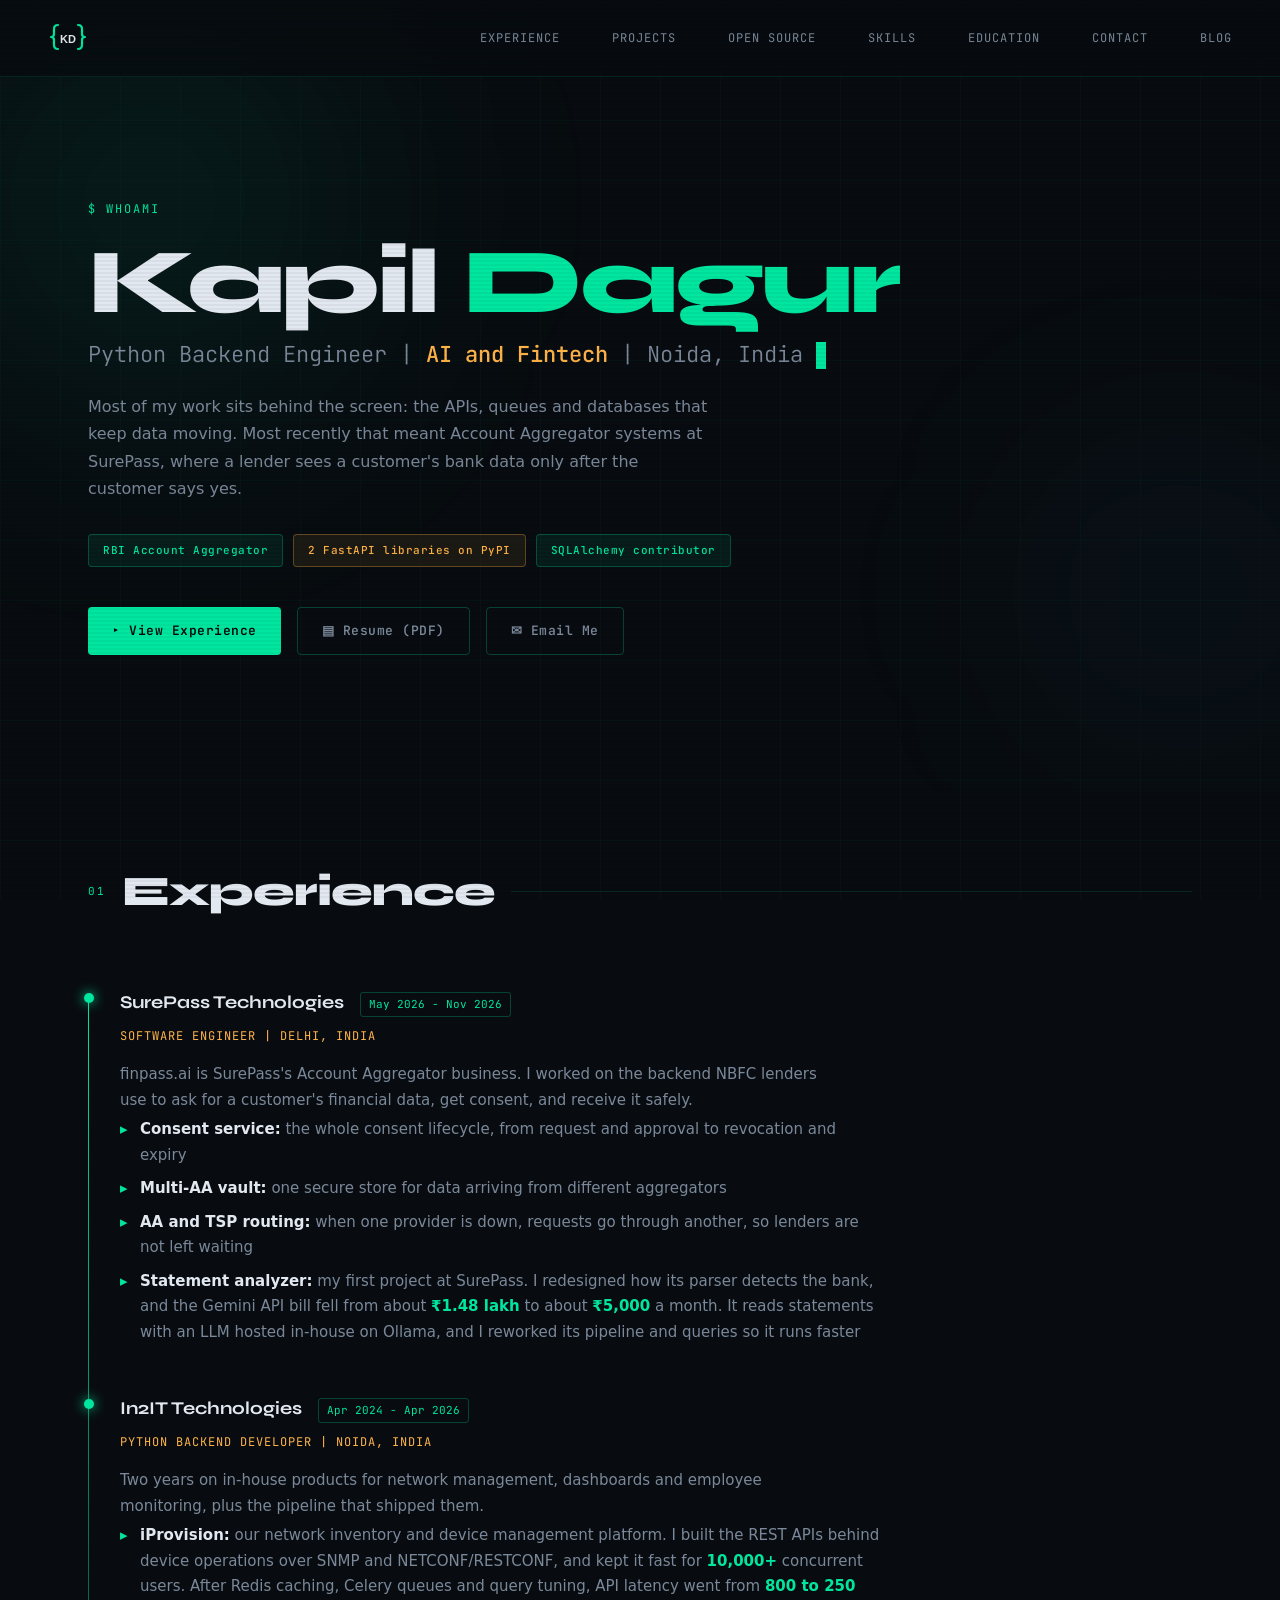
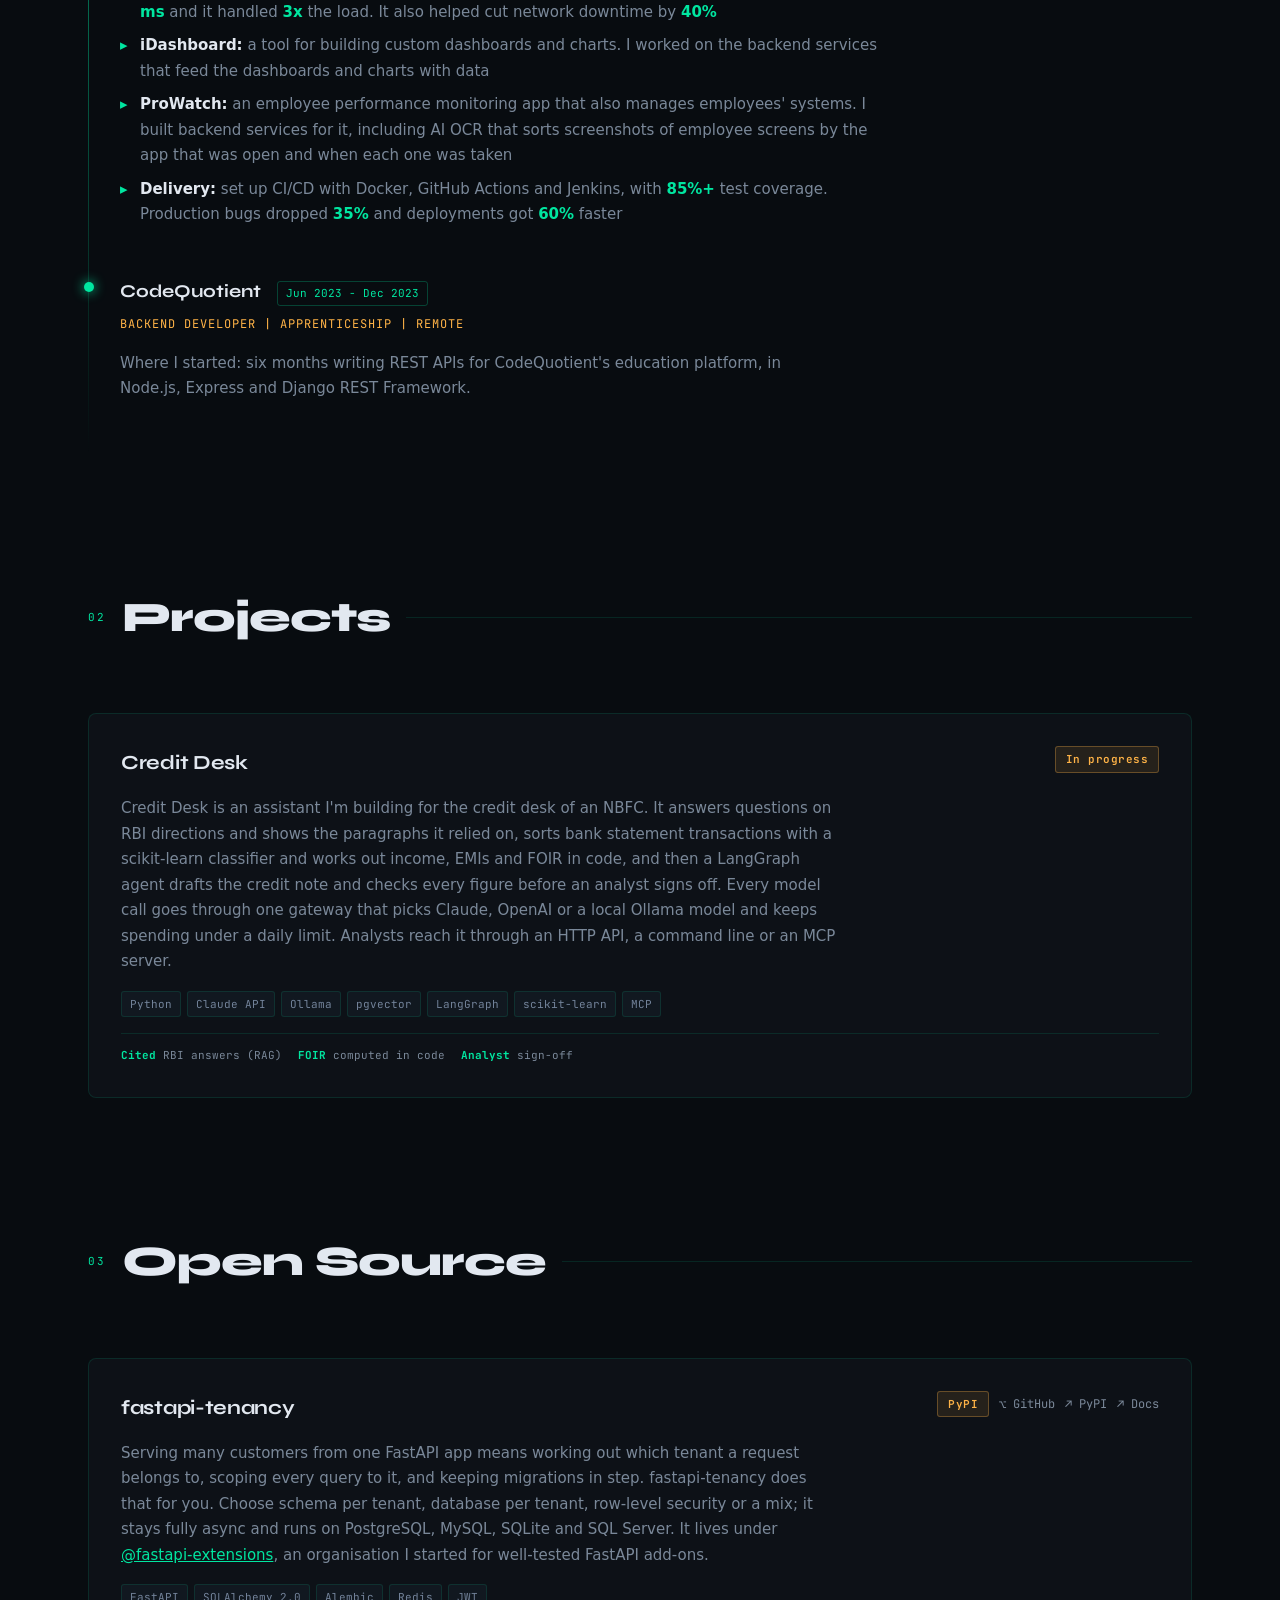
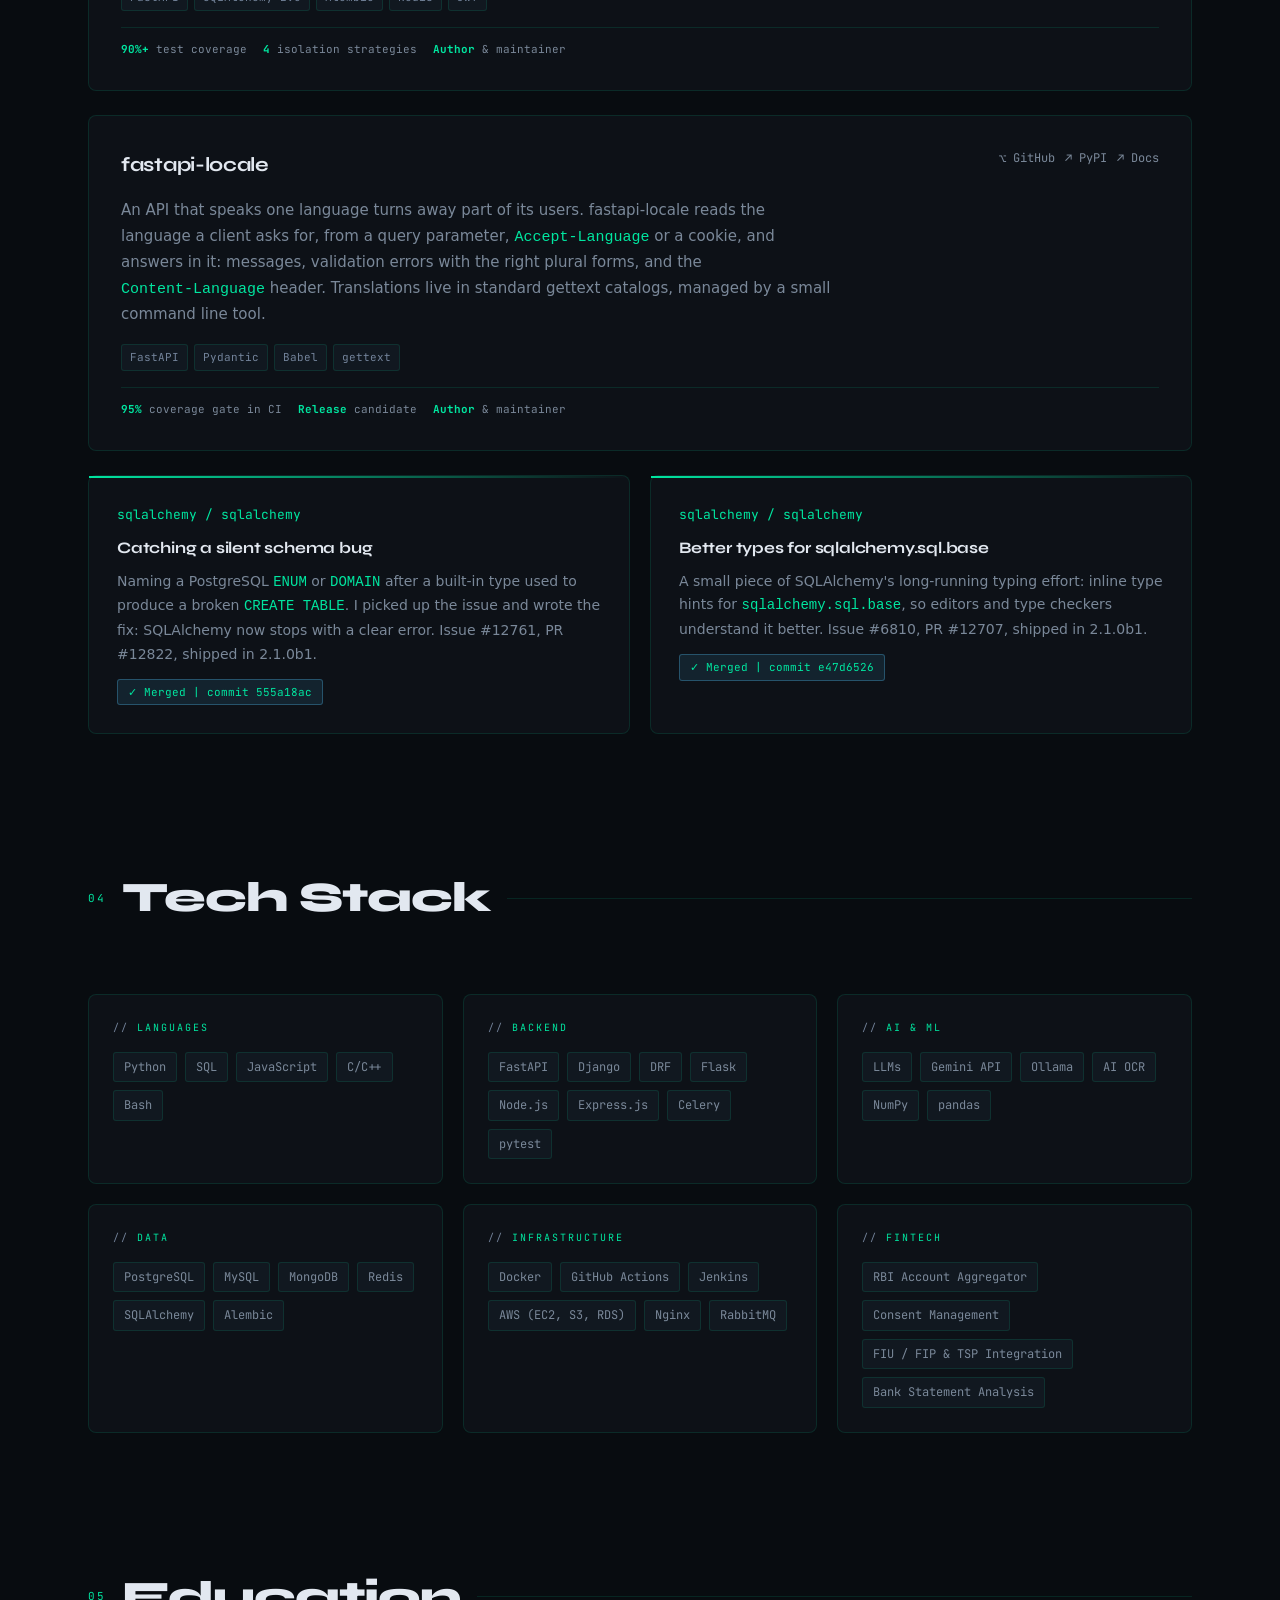
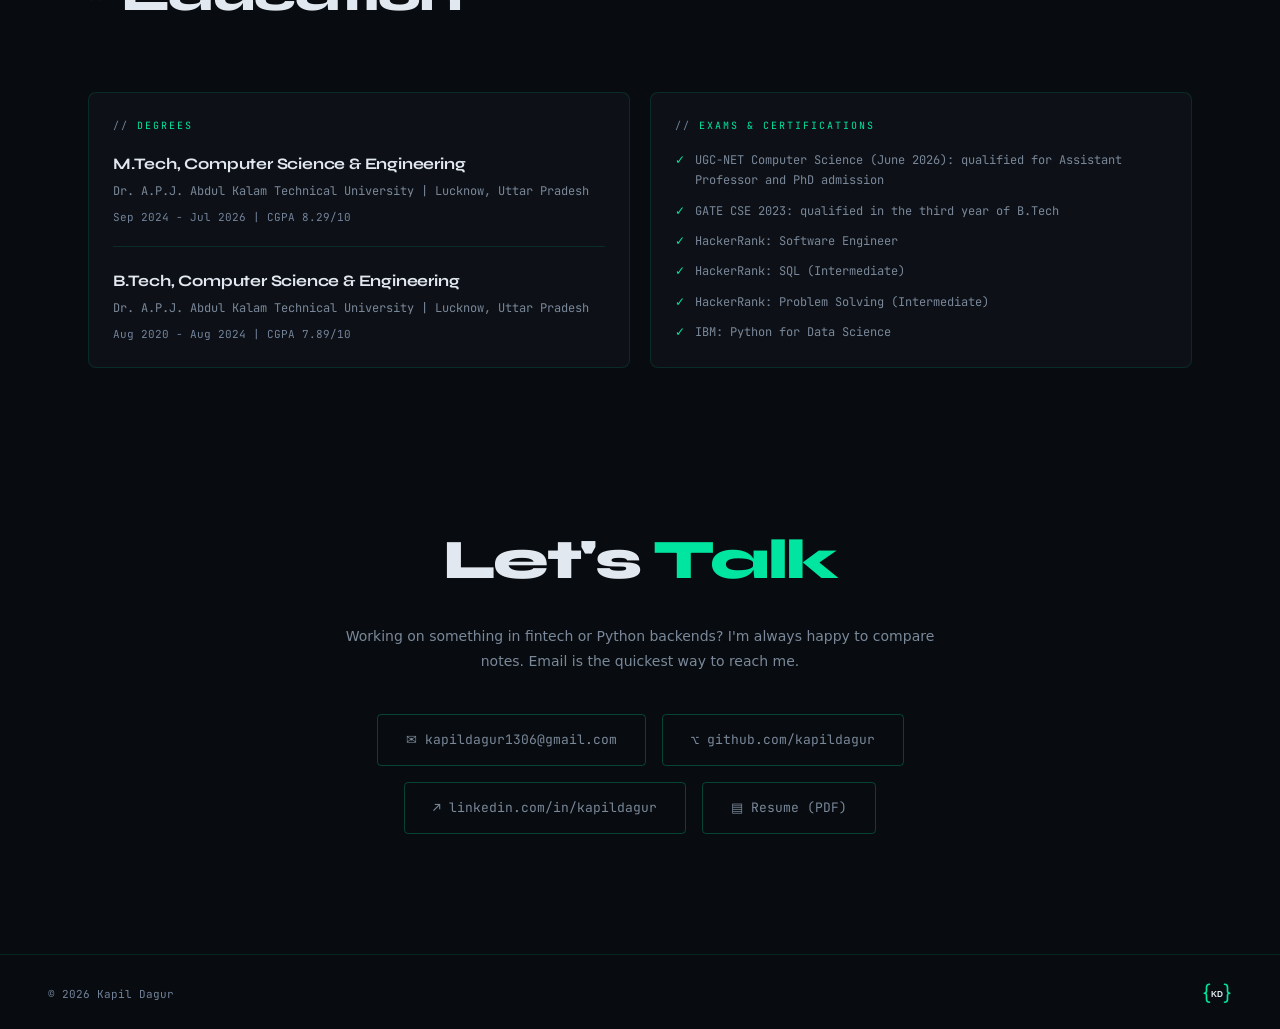
<file: index.html>
<!DOCTYPE html>
<html lang="en">
<head>
<meta charset="UTF-8" />
<meta name="viewport" content="width=device-width, initial-scale=1.0" />
<title>Kapil Dagur | Backend Engineer</title>
<meta name="description" content="Kapil Dagur, Python backend engineer in Noida. Built RBI Account Aggregator systems at SurePass with FastAPI, Django and SQLAlchemy; author of fastapi-tenancy and SQLAlchemy contributor." />
<meta name="author" content="Kapil Dagur" />
<meta name="theme-color" content="#080c10" />
<link rel="canonical" href="https://kapildagur.github.io/" />
<link rel="icon" href="data:image/svg+xml,%3Csvg xmlns='http://www.w3.org/2000/svg' viewBox='0 0 40 40'%3E%3Crect width='40' height='40' rx='8' fill='%23080c10'/%3E%3Cg fill='none' stroke='%2300e6a0' stroke-width='2.6' stroke-linecap='round' stroke-linejoin='round'%3E%3Cpath d='M10 7c-3 0-4 1.5-4 4v5c0 2-1 3-3 3c2 0 3 1 3 3v5c0 2.5 1 4 4 4'/%3E%3Cpath d='M30 7c3 0 4 1.5 4 4v5c0 2 1 3 3 3c-2 0-3 1-3 3v5c0 2.5-1 4-4 4'/%3E%3C/g%3E%3Ctext x='20' y='25' text-anchor='middle' font-family='sans-serif' font-weight='800' font-size='12' fill='%23e2e8f0'%3EKD%3C/text%3E%3C/svg%3E" />
<meta property="og:type" content="website" />
<meta property="og:url" content="https://kapildagur.github.io/" />
<meta property="og:title" content="Kapil Dagur | Backend Engineer" />
<meta property="og:description" content="Backend engineer building scalable APIs with FastAPI, Django and SQLAlchemy. Author of fastapi-tenancy; SQLAlchemy contributor." />
<meta property="og:image" content="https://github.com/kapildagur.png" />
<meta name="twitter:card" content="summary" />
<meta name="twitter:title" content="Kapil Dagur | Backend Engineer" />
<meta name="twitter:description" content="Backend engineer building scalable APIs with FastAPI, Django and SQLAlchemy. Author of fastapi-tenancy; SQLAlchemy contributor." />
<meta name="twitter:image" content="https://github.com/kapildagur.png" />
<link rel="preconnect" href="https://fonts.googleapis.com" />
<link rel="preconnect" href="https://fonts.gstatic.com" crossorigin />
<link href="https://fonts.googleapis.com/css2?family=JetBrains+Mono:wght@300;400;500;600;700&family=Syne:wght@700;800&display=swap" rel="stylesheet" />
<style>
  :root {
    --bg: #080c10;
    --bg2: #0d1117;
    --bg3: #111820;
    --border: rgba(0, 230, 160, 0.12);
    --border2: rgba(0, 230, 160, 0.25);
    --green: #00e6a0;
    --green-dim: rgba(0, 230, 160, 0.08);
    --green-glow: rgba(0, 230, 160, 0.25);
    --amber: #ffb347;
    --text: #e2e8f0;
    --text-muted: #7a8899;
    --text-dim: #73839a;
    --font-mono: 'JetBrains Mono', monospace;
    --font-display: 'Syne', sans-serif;
    --font-body: system-ui, -apple-system, 'Segoe UI', Roboto, 'Helvetica Neue', Arial, sans-serif;
  }

  *, *::before, *::after { box-sizing: border-box; margin: 0; padding: 0; }

  html { scroll-behavior: smooth; }

  body {
    background: var(--bg);
    color: var(--text);
    font-family: var(--font-mono);
    font-size: 14px;
    line-height: 1.7;
    overflow-x: hidden;
  }

  /* Focus ring for keyboard users. */
  a:focus-visible, button:focus-visible {
    outline: 2px solid var(--green);
    outline-offset: 3px;
    border-radius: 2px;
  }

  .skip-link {
    position: absolute;
    left: -9999px;
    top: 0;
    z-index: 1001;
    padding: 12px 20px;
    background: var(--green);
    color: #050809;
    font-weight: 600;
    text-decoration: none;
    border-radius: 0 0 4px 0;
  }
  .skip-link:focus { left: 0; }


  /* Custom cursor */
  .cursor {
    position: fixed;
    width: 12px; height: 12px;
    background: var(--green);
    border-radius: 50%;
    pointer-events: none;
    z-index: 9999;
    transform: translate(-50%, -50%);
    transition: width 0.2s, height 0.2s, background 0.2s, opacity 0.2s;
    mix-blend-mode: screen;
    opacity: 0;
  }
  .cursor-ring {
    position: fixed;
    width: 36px; height: 36px;
    border: 1px solid rgba(0,230,160,0.5);
    border-radius: 50%;
    pointer-events: none;
    z-index: 9998;
    transform: translate(-50%, -50%);
    transition: all 0.08s ease;
    opacity: 0;
  }

  /* The native cursor is only hidden once the custom one is proven live
     (fine pointer + first mousemove), so a JS failure never leaves the
     visitor with no pointer at all. */
  html.cursor-on body { cursor: none; }
  html.cursor-on .cursor, html.cursor-on .cursor-ring { opacity: 1; }
  html.cursor-lg .cursor { width: 20px; height: 20px; }
  html.cursor-lg .cursor-ring {
    width: 48px; height: 48px;
    border-color: rgba(0, 230, 160, 0.8);
  }
  @media (hover: none), (pointer: coarse) {
    .cursor, .cursor-ring { display: none; }
  }

  /* Terminal blinker */
  .cursor-blink {
    display: inline-block;
    width: 10px; height: 1.2em;
    background: var(--green);
    vertical-align: text-bottom;
    animation: blink 1s step-end infinite;
  }
  @keyframes blink { 0%,100% { opacity: 1; } 50% { opacity: 0; } }

  /* Scanlines overlay */
  body::before {
    content: '';
    position: fixed; inset: 0;
    background: repeating-linear-gradient(0deg, transparent, transparent 2px, rgba(0,0,0,0.04) 2px, rgba(0,0,0,0.04) 4px);
    pointer-events: none;
    z-index: 1000;
  }

  /* Grid noise background */
  body::after {
    content: '';
    position: fixed; inset: 0;
    background-image:
      linear-gradient(rgba(0,230,160,0.03) 1px, transparent 1px),
      linear-gradient(90deg, rgba(0,230,160,0.03) 1px, transparent 1px);
    background-size: 60px 60px;
    pointer-events: none;
    z-index: 0;
  }

  /* NAV */
  nav {
    position: fixed;
    top: 0; left: 0; right: 0;
    z-index: 500;
    display: flex;
    align-items: center;
    justify-content: space-between;
    padding: 18px 48px;
    background: rgba(8,12,16,0.85);
    backdrop-filter: blur(20px);
    border-bottom: 1px solid var(--border);
  }

  /* Logo: KD in code braces, the same as the favicon. */
  .nav-logo { display: inline-flex; line-height: 0; border-radius: 8px; }

  .nav-logo:focus-visible { outline: 2px solid var(--green); outline-offset: 3px; }

  .nav-links {
    display: flex;
    gap: 36px;
    list-style: none;
  }
  .nav-links a {
    color: var(--text-muted);
    text-decoration: none;
    font-size: 12px;
    letter-spacing: 1px;
    text-transform: uppercase;
    transition: color 0.2s;
    position: relative;
  }
  .nav-links a::before {
    content: '> ';
    color: var(--green);
    opacity: 0;
    transition: opacity 0.2s;
  }
  .nav-links a:hover,
  .nav-links a.active { color: var(--green); }
  .nav-links a:hover::before,
  .nav-links a.active::before { opacity: 1; }

  .nav-toggle {
    display: none;
    background: none;
    border: 1px solid var(--border2);
    border-radius: 4px;
    color: var(--green);
    font-family: var(--font-mono);
    font-size: 15px;
    line-height: 1;
    padding: 9px 13px;
    cursor: pointer;
  }
  .nav-toggle:hover { border-color: var(--green); background: var(--green-dim); }

  /* HERO */
  /* Full-bleed: overrides the 1200px section cap so the blurred glow
     circles span the viewport instead of being clipped to a centre box. */
  #hero {
    position: relative;
    min-height: 88vh;
    display: flex;
    align-items: center;
    padding: 110px 0 48px;
    max-width: none;
    z-index: 1;
    overflow: hidden;
  }

  .hero-bg-circle {
    position: absolute;
    border-radius: 50%;
    filter: blur(120px);
    pointer-events: none;
    animation: pulse-glow 6s ease-in-out infinite;
  }
  .hero-bg-circle:nth-child(1) {
    width: 600px; height: 600px;
    background: radial-gradient(circle, rgba(0,230,160,0.12), transparent 70%);
    top: -100px; left: -150px;
  }
  .hero-bg-circle:nth-child(2) {
    width: 400px; height: 400px;
    background: radial-gradient(circle, rgba(79,195,247,0.08), transparent 70%);
    bottom: 0; right: -100px;
    animation-delay: 3s;
  }

  @keyframes pulse-glow {
    0%, 100% { opacity: 0.6; transform: scale(1); }
    50% { opacity: 1; transform: scale(1.05); }
  }

  /* Wrapper matches the 1200px section box so the hero left edge lines up
     with every section below it; .hero-content keeps the copy readable. */
  .hero-inner {
    position: relative;
    z-index: 2;
    width: 100%;
    max-width: 1200px;
    margin: 0 auto;
    padding: 0 48px;
  }
  .hero-content {
    max-width: 900px;
    text-align: left;
  }

  .hero-prompt {
    font-size: 12px;
    color: var(--green);
    letter-spacing: 2px;
    text-transform: uppercase;
    margin-bottom: 16px;
  }
  .hero-prompt::before { content: '$ '; }

  .hero-name {
    font-family: var(--font-display);
    font-size: clamp(48px, 8vw, 92px);
    font-weight: 800;
    line-height: 1;
    letter-spacing: -3px;
    color: var(--text);
    margin-bottom: 8px;
  }
  .hero-name .accent { color: var(--green); }

  .hero-role {
    font-size: clamp(16px, 2.5vw, 22px);
    color: var(--text-muted);
    font-weight: 300;
    margin-bottom: 32px;
  }
  .hero-role strong { color: var(--amber); font-weight: 500; }

  .hero-badges {
    display: flex;
    flex-wrap: wrap;
    justify-content: flex-start;
    gap: 10px;
    margin-bottom: 40px;
  }

  .badge {
    display: inline-flex;
    align-items: center;
    gap: 6px;
    padding: 6px 14px;
    border: 1px solid var(--border2);
    border-radius: 4px;
    font-size: 11px;
    font-weight: 500;
    letter-spacing: 0.5px;
    color: var(--green);
    background: var(--green-dim);
    transition: all 0.2s;
  }
  .badge:hover {
    background: rgba(0,230,160,0.15);
    border-color: var(--green);
    box-shadow: 0 0 16px var(--green-glow);
  }
  .badge-amber { color: var(--amber); border-color: rgba(255,179,71,0.3); background: rgba(255,179,71,0.08); }

  .hero-cta {
    display: flex;
    flex-wrap: wrap;
    justify-content: flex-start;
    gap: 16px;
  }

  .btn {
    display: inline-flex;
    align-items: center;
    justify-content: center;
    gap: 8px;
    padding: 12px 24px;
    font-family: var(--font-mono);
    font-size: 13px;
    font-weight: 600;
    letter-spacing: 0.5px;
    text-decoration: none;
    border-radius: 4px;
    transition: all 0.2s;
    cursor: pointer;
    border: none;
  }
  .btn-primary {
    background: var(--green);
    color: #050809;
  }
  .btn-primary:hover {
    background: #00ffb3;
    box-shadow: 0 0 30px var(--green-glow);
    transform: translateY(-2px);
  }
  .btn-outline {
    background: transparent;
    border: 1px solid var(--border2);
    color: var(--text-muted);
  }
  .btn-outline:hover {
    border-color: var(--green);
    color: var(--green);
    transform: translateY(-2px);
  }

  @keyframes fadeUp {
    from { opacity: 0; transform: translateY(24px); }
    to { opacity: 1; transform: translateY(0); }
  }

  /* SECTIONS */
  section {
    position: relative;
    z-index: 1;
    padding: 64px 48px;
    max-width: 1200px;
    margin: 0 auto;
    scroll-margin-top: 80px;
  }

  .section-label {
    display: flex;
    align-items: center;
    gap: 16px;
    margin-bottom: 60px;
  }
  .section-label::before {
    content: attr(data-num);
    font-size: 11px;
    color: var(--green);
    letter-spacing: 2px;
  }
  .section-label h2 {
    font-family: var(--font-display);
    font-size: clamp(28px, 4vw, 42px);
    font-weight: 800;
    color: var(--text);
    letter-spacing: -1px;
  }
  .section-label::after {
    content: '';
    flex: 1;
    height: 1px;
    background: var(--border);
  }

  /* SKILLS */
  .skills-container {
    display: grid;
    grid-template-columns: repeat(auto-fit, minmax(280px, 1fr));
    gap: 20px;
  }

  .skill-group {
    background: var(--bg2);
    border: 1px solid var(--border);
    border-radius: 8px;
    padding: 24px;
    transition: border-color 0.2s;
  }
  .skill-group:hover { border-color: var(--border2); }

  .skill-group-title {
    font-size: 10px;
    color: var(--green);
    letter-spacing: 2px;
    text-transform: uppercase;
    margin-bottom: 16px;
    display: flex;
    align-items: center;
    gap: 8px;
  }
  .skill-group-title::before { content: '//'; color: var(--text-dim); }

  .skill-tags {
    display: flex;
    flex-wrap: wrap;
    gap: 8px;
  }

  .skill-tag {
    padding: 4px 10px;
    background: var(--bg3);
    border: 1px solid var(--border);
    border-radius: 3px;
    font-size: 12px;
    color: var(--text-muted);
    transition: all 0.2s;
  }
  .skill-tag:hover {
    color: var(--green);
    border-color: var(--green);
    background: var(--green-dim);
  }

  /* PROJECTS */
  .projects-grid {
    display: grid;
    grid-template-columns: repeat(auto-fit, minmax(360px, 1fr));
    gap: 24px;
  }

  .project-card {
    background: var(--bg2);
    border: 1px solid var(--border);
    border-radius: 8px;
    padding: 32px;
    transition: all 0.3s;
    position: relative;
    overflow: hidden;
    display: flex;
    flex-direction: column;
    gap: 16px;
  }
  .project-card::after {
    content: '';
    position: absolute;
    inset: 0;
    background: radial-gradient(circle at 80% 20%, rgba(0,230,160,0.05), transparent 60%);
    opacity: 0;
    transition: opacity 0.3s;
  }
  .project-card:hover::after { opacity: 1; }
  .project-card:hover {
    border-color: var(--border2);
    transform: translateY(-6px);
    box-shadow: 0 24px 48px rgba(0,0,0,0.5);
  }

  .project-header {
    display: flex;
    flex-wrap: wrap;
    align-items: flex-start;
    justify-content: space-between;
    gap: 12px;
  }


  .project-links {
    display: flex;
    flex-wrap: wrap;
    gap: 10px;
  }
  .project-links a {
    white-space: nowrap;
    color: var(--text-muted);
    text-decoration: none;
    font-size: 12px;
    transition: color 0.2s;
    display: flex;
    align-items: center;
    gap: 4px;
  }
  .project-links a:hover { color: var(--green); }

  .project-name {
    font-family: var(--font-display);
    font-size: 20px;
    font-weight: 700;
    color: var(--text);
    letter-spacing: -0.3px;
    white-space: nowrap;
  }

  .project-desc {
    font-family: var(--font-body);
    font-size: 15px;
    color: var(--text-muted);
    line-height: 1.7;
    max-width: 75ch;
  }

  .project-stack {
    display: flex;
    flex-wrap: wrap;
    gap: 6px;
    margin-top: auto;
  }

  .stack-pill {
    padding: 3px 8px;
    background: var(--bg3);
    border: 1px solid var(--border);
    border-radius: 3px;
    font-size: 11px;
    color: var(--text-dim);
  }

  .project-stat {
    display: flex;
    gap: 16px;
    padding-top: 12px;
    border-top: 1px solid var(--border);
  }
  .stat-item {
    font-size: 11px;
    color: var(--text-muted);
  }
  .stat-item strong { color: var(--green); }

  /* FEATURED PROJECT (full-width) */
  .project-card.featured {
    grid-column: 1 / -1;
    flex-direction: row;
    gap: 40px;
    align-items: center;
  }
  .featured-left { flex: 1; display: flex; flex-direction: column; gap: 16px; }
  .featured-right {
    flex: 0 0 300px;
    background: var(--bg3);
    border: 1px solid var(--border);
    border-radius: 6px;
    padding: 20px;
    font-size: 12px;
    color: var(--text-muted);
    font-family: var(--font-mono);
  }
  .featured-right .code-line { padding: 2px 0; }
  .code-val { color: var(--green); }
  .code-str { color: var(--amber); }
  .code-comment { color: var(--text-dim); }

  /* EXPERIENCE */
  .timeline {
    position: relative;
    padding-left: 32px;
  }
  .timeline::before {
    content: '';
    position: absolute;
    left: 0; top: 8px; bottom: 0;
    width: 1px;
    background: linear-gradient(to bottom, var(--green), transparent);
  }

  .timeline-item {
    position: relative;
    padding-bottom: 48px;
  }
  .timeline-item::before {
    content: '';
    position: absolute;
    left: -36px; top: 6px;
    width: 10px; height: 10px;
    background: var(--green);
    border-radius: 50%;
    box-shadow: 0 0 12px var(--green);
  }

  .exp-meta {
    display: flex;
    align-items: baseline;
    gap: 16px;
    margin-bottom: 8px;
    flex-wrap: wrap;
  }
  .exp-company {
    font-family: var(--font-display);
    font-size: 18px;
    font-weight: 700;
    color: var(--text);
  }
  .exp-period {
    font-size: 11px;
    color: var(--green);
    border: 1px solid var(--border2);
    padding: 2px 8px;
    border-radius: 3px;
  }
  .exp-role {
    font-size: 12px;
    color: var(--amber);
    text-transform: uppercase;
    letter-spacing: 1px;
    margin-bottom: 16px;
  }
  .exp-bullets {
    list-style: none;
    display: flex;
    flex-direction: column;
    gap: 8px;
  }
  .exp-bullets li {
    font-family: var(--font-body);
    max-width: 80ch;
    font-size: 15px;
    color: var(--text-muted);
    padding-left: 20px;
    position: relative;
  }
  .exp-bullets li::before {
    content: '▸';
    position: absolute;
    left: 0;
    color: var(--green);
  }

  /* OSS CONTRIB */
  .contrib-grid {
    display: grid;
    grid-template-columns: repeat(auto-fit, minmax(300px, 1fr));
    gap: 20px;
  }

  .contrib-card {
    background: var(--bg2);
    border: 1px solid var(--border);
    border-radius: 8px;
    padding: 28px;
    transition: all 0.3s;
    position: relative;
  }
  .contrib-card:hover {
    border-color: rgba(79,195,247,0.4);
    transform: translateY(-4px);
    box-shadow: 0 0 40px rgba(79,195,247,0.08);
  }
  .contrib-card::before {
    content: '';
    position: absolute;
    top: 0; left: 0; right: 0;
    height: 2px;
    background: linear-gradient(90deg, var(--green), transparent);
  }

  .contrib-repo {
    font-size: 13px;
    color: var(--green);
    margin-bottom: 8px;
  }
  .contrib-pr {
    font-family: var(--font-display);
    font-size: 16px;
    font-weight: 700;
    color: var(--text);
    margin-bottom: 8px;
    letter-spacing: -0.2px;
  }
  .contrib-desc {
    font-family: var(--font-body);
    font-size: 14px;
    color: var(--text-muted);
    line-height: 1.7;
  }
  .pr-badge {
    display: inline-block;
    margin-top: 12px;
    padding: 3px 10px;
    background: rgba(79,195,247,0.1);
    border: 1px solid rgba(79,195,247,0.3);
    border-radius: 3px;
    font-size: 11px;
    color: var(--green);
  }
  a.pr-badge {
    text-decoration: none;
    transition: background 0.2s, border-color 0.2s, color 0.2s;
  }
  a.pr-badge:hover {
    background: rgba(79, 195, 247, 0.2);
    border-color: var(--green);
  }

  /* EDUCATION & CERTIFICATIONS */
  .edu-grid {
    display: grid;
    grid-template-columns: repeat(auto-fit, minmax(320px, 1fr));
    gap: 20px;
  }
  .edu-item + .edu-item {
    border-top: 1px solid var(--border);
    margin-top: 20px;
    padding-top: 20px;
  }
  .edu-degree {
    font-family: var(--font-display);
    font-size: 16px;
    font-weight: 700;
    color: var(--text);
    letter-spacing: -0.2px;
  }
  .edu-school { font-size: 12px; color: var(--text-muted); margin-top: 4px; }
  .edu-meta { font-size: 11px; color: var(--text-dim); margin-top: 6px; }
  .cert-list {
    list-style: none;
    display: flex;
    flex-direction: column;
    gap: 10px;
  }
  .cert-list li {
    font-size: 12px;
    color: var(--text-muted);
    padding-left: 20px;
    position: relative;
  }
  .cert-list li::before {
    content: '✓';
    position: absolute;
    left: 0;
    color: var(--green);
  }

  /* CONTACT */
  #contact {
    text-align: center;
    padding: 80px 48px 120px;
  }

  .contact-inner {
    max-width: 600px;
    margin: 0 auto;
  }

  .contact-title {
    font-family: var(--font-display);
    font-size: clamp(32px, 5vw, 56px);
    font-weight: 800;
    color: var(--text);
    letter-spacing: -2px;
    margin-bottom: 16px;
  }
  .contact-title .accent { color: var(--green); }

  .contact-desc {
    font-family: var(--font-body);
    font-size: 14px;
    color: var(--text-muted);
    margin-bottom: 40px;
    line-height: 1.8;
  }

  .contact-links {
    display: flex;
    justify-content: center;
    gap: 16px;
    flex-wrap: wrap;
  }

  .contact-link {
    display: inline-flex;
    align-items: center;
    gap: 8px;
    padding: 14px 28px;
    border: 1px solid var(--border2);
    border-radius: 4px;
    color: var(--text-muted);
    text-decoration: none;
    font-size: 13px;
    transition: all 0.2s;
  }
  .contact-link:hover {
    color: var(--green);
    border-color: var(--green);
    background: var(--green-dim);
    transform: translateY(-3px);
    box-shadow: 0 12px 30px var(--green-glow);
  }

  /* FOOTER */
  footer {
    border-top: 1px solid var(--border);
    padding: 24px 48px;
    display: flex;
    align-items: center;
    justify-content: space-between;
    position: relative;
    z-index: 1;
  }
  footer p {
    font-size: 11px;
    color: var(--text-dim);
  }
  footer .footer-brand { display: inline-flex; line-height: 0; }




  /* Scrollbar */
  ::-webkit-scrollbar { width: 4px; }
  ::-webkit-scrollbar-track { background: var(--bg); }
  ::-webkit-scrollbar-thumb { background: var(--border2); border-radius: 2px; }
  ::-webkit-scrollbar-thumb:hover { background: var(--green); }

  /* PyPI chip */
  .pypi-chip {
    display: inline-flex;
    align-items: center;
    gap: 5px;
    padding: 3px 10px;
    background: rgba(255,179,71,0.1);
    border: 1px solid rgba(255,179,71,0.3);
    border-radius: 3px;
    font-size: 11px;
    color: var(--amber);
    font-weight: 600;
    letter-spacing: 0.5px;
  }

  /* Responsive */
  @media (max-width: 768px) {
    nav { padding: 16px 24px; }
    .nav-toggle { display: block; }
    .nav-links {
      display: none;
      position: absolute;
      top: 100%; left: 0; right: 0;
      flex-direction: column;
      gap: 0;
      padding: 4px 24px 16px;
      background: rgba(8, 12, 16, 0.97);
      backdrop-filter: blur(20px);
      border-bottom: 1px solid var(--border);
    }
    .nav-links.open { display: flex; }
    .nav-links li { padding: 12px 0; border-top: 1px solid var(--border); }
    .nav-links a { font-size: 13px; }
    section { padding: 44px 24px; }
    #hero { padding: 100px 0 60px; }
    .hero-inner { padding: 0 24px; }
    .project-card.featured { flex-direction: column; }
    .featured-right { flex: none; width: 100%; }
    .hero-cta { flex-direction: column; }
    footer { flex-direction: column; gap: 12px; text-align: center; padding: 24px; }
    #contact { padding: 60px 24px 80px; }
  }

  /* Honour the OS "reduce motion" setting: no drifting, pulsing or blinking. */
  @media (prefers-reduced-motion: reduce) {
    html { scroll-behavior: auto; }
    *, *::before, *::after {
      animation-duration: 0.01ms !important;
      animation-iteration-count: 1 !important;
      transition-duration: 0.01ms !important;
    }
    body::before { display: none; }
    .cursor, .cursor-ring { display: none; }
    html.cursor-on body { cursor: auto; }
    .cursor-blink { animation: none; }
    .project-card:hover, .contrib-card:hover,
    .contact-link:hover, .btn-primary:hover, .btn-outline:hover { transform: none; }
  }
</style>
</head>
<body>

<a class="skip-link" href="#main">Skip to content</a>

<div class="cursor" id="cursor" aria-hidden="true"></div>
<div class="cursor-ring" id="cursorRing" aria-hidden="true"></div>

<!-- NAV -->
<nav>
  <a class="nav-logo" href="#main" aria-label="KD, Kapil Dagur, home"><svg class="logo-mark" viewBox="0 0 40 40" width="40" height="40" aria-hidden="true" focusable="false"><g fill="none" stroke="#00e6a0" stroke-width="2.2" stroke-linecap="round" stroke-linejoin="round"><path d="M9 6c-3 0-4 1.5-4 4v5c0 2-1 3-3 3c2 0 3 1 3 3v5c0 2.5 1 4 4 4" transform="translate(1 1)"/><path d="M31 6c3 0 4 1.5 4 4v5c0 2 1 3 3 3c-2 0-3 1-3 3v5c0 2.5-1 4-4 4" transform="translate(-1 1)"/></g><text x="20" y="24.5" text-anchor="middle" font-family="Arial, Helvetica, sans-serif" font-weight="700" font-size="11" fill="#e2e8f0">KD</text></svg></a>
  <button class="nav-toggle" id="navToggle" type="button"
          aria-label="Open navigation" aria-expanded="false" aria-controls="navLinks">☰</button>
  <ul class="nav-links" id="navLinks">
    <li><a href="#experience">Experience</a></li>
    <li><a href="#projects">Projects</a></li>
    <li><a href="#oss">Open Source</a></li>
    <li><a href="#skills">Skills</a></li>
    <li><a href="#education">Education</a></li>
    <li><a href="#contact">Contact</a></li>
    <li><a href="blog/">Blog</a></li>
  </ul>
</nav>

<main id="main" tabindex="-1">

<!-- HERO -->
<section id="hero">
  <div class="hero-bg-circle" aria-hidden="true"></div>
  <div class="hero-bg-circle" aria-hidden="true"></div>
  <div class="hero-inner">
   <div class="hero-content">
    <p class="hero-prompt">whoami</p>
    <h1 class="hero-name">Kapil <span class="accent">Dagur</span></h1>
    <p class="hero-role">
      Python Backend Engineer | <strong>AI and Fintech</strong> | Noida, India
      <span class="cursor-blink" aria-hidden="true"></span>
    </p>
    <p class="hero-role" style="max-width:620px; margin:-12px 0 32px; font-family:var(--font-body); font-size:16px; line-height:1.7;">
      Most of my work sits behind the screen: the APIs, queues and databases that keep data
      moving. Most recently that meant Account Aggregator systems at SurePass, where a lender sees a
      customer's bank data only after the customer says yes.
    </p>
    <div class="hero-badges">
      <span class="badge">RBI Account Aggregator</span>
      <span class="badge badge-amber">2 FastAPI libraries on PyPI</span>
      <span class="badge">SQLAlchemy contributor</span>
    </div>
    <div class="hero-cta">
      <a href="#experience" class="btn btn-primary">▸ View Experience</a>
      <a href="Kapil_Dagur_Resume.pdf" target="_blank" rel="noopener noreferrer" class="btn btn-outline">▤ Resume (PDF)</a>
      <a href="mailto:kapildagur1306@gmail.com" class="btn btn-outline">✉ Email Me</a>
    </div>
   </div>
  </div>
</section>

<!-- EXPERIENCE -->
<section id="experience">
  <div class="section-label" data-num="01">
    <h2>Experience</h2>
  </div>
  <div class="timeline">

    <div class="timeline-item">
      <div class="exp-meta">
        <span class="exp-company">SurePass Technologies</span>
        <span class="exp-period">May 2026 - Nov 2026</span>
      </div>
      <div class="exp-role">Software Engineer | Delhi, India</div>
      <p class="project-desc" style="margin:8px 0 4px;">
        finpass.ai is SurePass's Account Aggregator business. I worked on the backend NBFC lenders
        use to ask for a customer's financial data, get consent, and receive it safely.
      </p>
      <ul class="exp-bullets">
        <li><strong style="color:var(--text)">Consent service:</strong> the whole consent lifecycle, from request and approval to revocation and expiry</li>
        <li><strong style="color:var(--text)">Multi-AA vault:</strong> one secure store for data arriving from different aggregators</li>
        <li><strong style="color:var(--text)">AA and TSP routing:</strong> when one provider is down, requests go through another, so lenders are not left waiting</li>
        <li><strong style="color:var(--text)">Statement analyzer:</strong> my first project at SurePass. I redesigned how its parser detects the bank, and the Gemini API bill fell from about <strong style="color:var(--green)">₹1.48 lakh</strong> to about <strong style="color:var(--green)">₹5,000</strong> a month. It reads statements with an LLM hosted in-house on Ollama, and I reworked its pipeline and queries so it runs faster</li>
      </ul>
    </div>

    <div class="timeline-item">
      <div class="exp-meta">
        <span class="exp-company">In2IT Technologies</span>
        <span class="exp-period">Apr 2024 - Apr 2026</span>
      </div>
      <div class="exp-role">Python Backend Developer | Noida, India</div>
      <p class="project-desc" style="margin:8px 0 4px;">
        Two years on in-house products for network management, dashboards and employee monitoring, plus the pipeline that shipped them.
      </p>
      <ul class="exp-bullets">
        <li><strong style="color:var(--text)">iProvision:</strong> our network inventory and device management platform. I built the REST APIs behind device operations over SNMP and NETCONF/RESTCONF, and kept it fast for <strong style="color:var(--green)">10,000+</strong> concurrent users. After Redis caching, Celery queues and query tuning, API latency went from <strong style="color:var(--green)">800 to 250 ms</strong> and it handled <strong style="color:var(--green)">3x</strong> the load. It also helped cut network downtime by <strong style="color:var(--green)">40%</strong></li>
        <li><strong style="color:var(--text)">iDashboard:</strong> a tool for building custom dashboards and charts. I worked on the backend services that feed the dashboards and charts with data</li>
        <li><strong style="color:var(--text)">ProWatch:</strong> an employee performance monitoring app that also manages employees' systems. I built backend services for it, including AI OCR that sorts screenshots of employee screens by the app that was open and when each one was taken</li>
        <li><strong style="color:var(--text)">Delivery:</strong> set up CI/CD with Docker, GitHub Actions and Jenkins, with <strong style="color:var(--green)">85%+</strong> test coverage. Production bugs dropped <strong style="color:var(--green)">35%</strong> and deployments got <strong style="color:var(--green)">60%</strong> faster</li>
      </ul>
    </div>

    <div class="timeline-item">
      <div class="exp-meta">
        <span class="exp-company">CodeQuotient</span>
        <span class="exp-period">Jun 2023 - Dec 2023</span>
      </div>
      <div class="exp-role">Backend Developer | Apprenticeship | Remote</div>
      <p class="project-desc" style="margin:8px 0 4px;">
        Where I started: six months writing REST APIs for CodeQuotient's education platform, in Node.js, Express and Django REST Framework.
      </p>
    </div>

  </div>
</section>

<!-- PROJECTS -->
<section id="projects">
  <div class="section-label" data-num="02">
    <h2>Projects</h2>
  </div>

  <div class="projects-grid">
    <div class="project-card" style="grid-column:1 / -1;">
      <div class="project-header">
        <div>
          <div class="project-name">Credit Desk</div>
        </div>
        <span class="pypi-chip">In progress</span>
      </div>
      <p class="project-desc">
        Credit Desk is an assistant I'm building for the credit desk of an NBFC. It answers
        questions on RBI directions and shows the paragraphs it relied on, sorts bank statement
        transactions with a scikit-learn classifier and works out income, EMIs and FOIR in code, and then a LangGraph agent drafts
        the credit note and checks every figure before an analyst signs off. Every model call goes
        through one gateway that picks Claude, OpenAI or a local Ollama model and keeps spending under a
        daily limit. Analysts reach it through an HTTP API, a command line or an MCP server.
      </p>
      <div class="project-stack">
        <span class="stack-pill">Python</span>
        <span class="stack-pill">Claude API</span>
        <span class="stack-pill">Ollama</span>
        <span class="stack-pill">pgvector</span>
        <span class="stack-pill">LangGraph</span>
        <span class="stack-pill">scikit-learn</span>
        <span class="stack-pill">MCP</span>
      </div>
      <div class="project-stat">
        <span class="stat-item"><strong>Cited</strong> RBI answers (RAG)</span>
        <span class="stat-item"><strong>FOIR</strong> computed in code</span>
        <span class="stat-item"><strong>Analyst</strong> sign-off</span>
      </div>
    </div>
  </div>
</section>

<!-- OPEN SOURCE -->
<section id="oss">
  <div class="section-label" data-num="03">
    <h2>Open Source</h2>
  </div>

  <div class="projects-grid">
    <div class="project-card featured">
      <div class="featured-left">
        <div class="project-header">
          <div>
            <div class="project-name">fastapi-tenancy</div>
          </div>
          <div style="display:flex; gap:10px; align-items:center; flex-wrap:wrap;">
            <span class="pypi-chip">PyPI</span>
            <div class="project-links">
              <a href="https://github.com/fastapi-extensions/fastapi-tenancy" target="_blank" rel="noopener noreferrer">⌥ GitHub</a>
              <a href="https://pypi.org/project/fastapi-tenancy/" target="_blank" rel="noopener noreferrer">↗ PyPI</a>
              <a href="https://fastapi-tenancy.readthedocs.io" target="_blank" rel="noopener noreferrer">↗ Docs</a>
            </div>
          </div>
        </div>
        <p class="project-desc">
          Serving many customers from one FastAPI app means working out which tenant a request
          belongs to, scoping every query to it, and keeping migrations in step. fastapi-tenancy
          does that for you. Choose schema per tenant, database per tenant, row-level security or
          a mix; it stays fully async and runs on PostgreSQL, MySQL, SQLite and SQL Server.
          It lives under
          <a href="https://github.com/fastapi-extensions" target="_blank" rel="noopener noreferrer" style="color:var(--green)">@fastapi-extensions</a>,
          an organisation I started for well-tested FastAPI add-ons.
        </p>
        <div class="project-stack">
          <span class="stack-pill">FastAPI</span>
          <span class="stack-pill">SQLAlchemy 2.0</span>
          <span class="stack-pill">Alembic</span>
          <span class="stack-pill">Redis</span>
          <span class="stack-pill">JWT</span>
        </div>
        <div class="project-stat">
          <span class="stat-item"><strong>90%+</strong> test coverage</span>
          <span class="stat-item"><strong>4</strong> isolation strategies</span>
          <span class="stat-item"><strong>Author</strong> &amp; maintainer</span>
        </div>
      </div>
    </div>

    <div class="project-card" style="grid-column:1 / -1;">
      <div class="project-header">
        <div>
          <div class="project-name">fastapi-locale</div>
        </div>
        <div class="project-links">
          <a href="https://github.com/fastapi-extensions/fastapi-locale" target="_blank" rel="noopener noreferrer">⌥ GitHub</a>
          <a href="https://pypi.org/project/fastapi-locale/" target="_blank" rel="noopener noreferrer">↗ PyPI</a>
          <a href="https://fastapi-locale.readthedocs.io" target="_blank" rel="noopener noreferrer">↗ Docs</a>
        </div>
      </div>
      <p class="project-desc">
        An API that speaks one language turns away part of its users. fastapi-locale reads the
        language a client asks for, from a query parameter, <code style="color:var(--green); white-space:nowrap;">Accept-Language</code>
        or a cookie, and answers in it: messages, validation errors with the right plural forms,
        and the <code style="color:var(--green); white-space:nowrap;">Content-Language</code> header. Translations live in
        standard gettext catalogs, managed by a small command line tool.
      </p>
      <div class="project-stack">
        <span class="stack-pill">FastAPI</span>
        <span class="stack-pill">Pydantic</span>
        <span class="stack-pill">Babel</span>
        <span class="stack-pill">gettext</span>
      </div>
      <div class="project-stat">
        <span class="stat-item"><strong>95%</strong> coverage gate in CI</span>
        <span class="stat-item"><strong>Release</strong> candidate</span>
        <span class="stat-item"><strong>Author</strong> &amp; maintainer</span>
      </div>
    </div>
  </div>

  <div class="contrib-grid" style="margin-top:24px;">
    <div class="contrib-card">
      <div class="contrib-repo">sqlalchemy / sqlalchemy</div>
      <div class="contrib-pr">Catching a silent schema bug</div>
      <p class="contrib-desc">
        Naming a PostgreSQL <code style="color:var(--green)">ENUM</code> or <code style="color:var(--green)">DOMAIN</code> after a built-in type used to produce a broken <code style="color:var(--green)">CREATE TABLE</code>. I picked up the issue and wrote the fix: SQLAlchemy now stops with a clear error. Issue #12761, PR #12822, shipped in 2.1.0b1.
      </p>
      <a class="pr-badge" href="https://github.com/sqlalchemy/sqlalchemy/commit/555a18ac02" target="_blank" rel="noopener noreferrer">✓ Merged | commit 555a18ac</a>
    </div>

    <div class="contrib-card">
      <div class="contrib-repo">sqlalchemy / sqlalchemy</div>
      <div class="contrib-pr">Better types for sqlalchemy.sql.base</div>
      <p class="contrib-desc">
        A small piece of SQLAlchemy's long-running typing effort: inline type hints for <code style="color:var(--green)">sqlalchemy.sql.base</code>, so editors and type checkers understand it better. Issue #6810, PR #12707, shipped in 2.1.0b1.
      </p>
      <a class="pr-badge" href="https://github.com/sqlalchemy/sqlalchemy/commit/e47d652653" target="_blank" rel="noopener noreferrer">✓ Merged | commit e47d6526</a>
    </div>
  </div>
</section>

<!-- SKILLS -->
<section id="skills">
  <div class="section-label" data-num="04">
    <h2>Tech Stack</h2>
  </div>
  <div class="skills-container">
    <div class="skill-group">
      <div class="skill-group-title">Languages</div>
      <div class="skill-tags">
        <span class="skill-tag">Python</span>
        <span class="skill-tag">SQL</span>
        <span class="skill-tag">JavaScript</span>
        <span class="skill-tag">C/C++</span>
        <span class="skill-tag">Bash</span>
      </div>
    </div>
    <div class="skill-group">
      <div class="skill-group-title">Backend</div>
      <div class="skill-tags">
        <span class="skill-tag">FastAPI</span>
        <span class="skill-tag">Django</span>
        <span class="skill-tag">DRF</span>
        <span class="skill-tag">Flask</span>
        <span class="skill-tag">Node.js</span>
        <span class="skill-tag">Express.js</span>
        <span class="skill-tag">Celery</span>
        <span class="skill-tag">pytest</span>
      </div>
    </div>
    <div class="skill-group">
      <div class="skill-group-title">AI &amp; ML</div>
      <div class="skill-tags">
        <span class="skill-tag">LLMs</span>
        <span class="skill-tag">Gemini API</span>
        <span class="skill-tag">Ollama</span>
        <span class="skill-tag">AI OCR</span>
        <span class="skill-tag">NumPy</span>
        <span class="skill-tag">pandas</span>
      </div>
    </div>
    <div class="skill-group">
      <div class="skill-group-title">Data</div>
      <div class="skill-tags">
        <span class="skill-tag">PostgreSQL</span>
        <span class="skill-tag">MySQL</span>
        <span class="skill-tag">MongoDB</span>
        <span class="skill-tag">Redis</span>
        <span class="skill-tag">SQLAlchemy</span>
        <span class="skill-tag">Alembic</span>
      </div>
    </div>
    <div class="skill-group">
      <div class="skill-group-title">Infrastructure</div>
      <div class="skill-tags">
        <span class="skill-tag">Docker</span>
        <span class="skill-tag">GitHub Actions</span>
        <span class="skill-tag">Jenkins</span>
        <span class="skill-tag">AWS (EC2, S3, RDS)</span>
        <span class="skill-tag">Nginx</span>
        <span class="skill-tag">RabbitMQ</span>
      </div>
    </div>
    <div class="skill-group">
      <div class="skill-group-title">Fintech</div>
      <div class="skill-tags">
        <span class="skill-tag">RBI Account Aggregator</span>
        <span class="skill-tag">Consent Management</span>
        <span class="skill-tag">FIU / FIP &amp; TSP Integration</span>
        <span class="skill-tag">Bank Statement Analysis</span>
      </div>
    </div>
  </div>
</section>

<!-- EDUCATION -->
<section id="education">
  <div class="section-label" data-num="05">
    <h2>Education</h2>
  </div>
  <div class="edu-grid">

    <div class="skill-group">
      <div class="skill-group-title">Degrees</div>
      <div class="edu-item">
        <div class="edu-degree">M.Tech, Computer Science &amp; Engineering</div>
        <div class="edu-school">Dr. A.P.J. Abdul Kalam Technical University | Lucknow, Uttar Pradesh</div>
        <div class="edu-meta">Sep 2024 - Jul 2026 | CGPA 8.29/10</div>
      </div>
      <div class="edu-item">
        <div class="edu-degree">B.Tech, Computer Science &amp; Engineering</div>
        <div class="edu-school">Dr. A.P.J. Abdul Kalam Technical University | Lucknow, Uttar Pradesh</div>
        <div class="edu-meta">Aug 2020 - Aug 2024 | CGPA 7.89/10</div>
      </div>
    </div>

    <div class="skill-group">
      <div class="skill-group-title">Exams &amp; Certifications</div>
      <ul class="cert-list">
        <li>UGC-NET Computer Science (June 2026): qualified for Assistant Professor and PhD admission</li>
        <li>GATE CSE 2023: qualified in the third year of B.Tech</li>
        <li>HackerRank: Software Engineer</li>
        <li>HackerRank: SQL (Intermediate)</li>
        <li>HackerRank: Problem Solving (Intermediate)</li>
        <li>IBM: Python for Data Science</li>
      </ul>
    </div>

  </div>
</section>

<!-- CONTACT -->
<section id="contact">
  <div class="contact-inner">
    <h2 class="contact-title">Let's <span class="accent">Talk</span></h2>
    <p class="contact-desc">
      Working on something in fintech or Python backends? I'm always happy to compare notes.
      Email is the quickest way to reach me.
    </p>
    <div class="contact-links">
      <a href="mailto:kapildagur1306@gmail.com" class="contact-link">✉ kapildagur1306@gmail.com</a>
      <a href="https://github.com/kapildagur" target="_blank" rel="noopener noreferrer" class="contact-link">⌥ github.com/kapildagur</a>
      <a href="https://linkedin.com/in/kapildagur" target="_blank" rel="noopener noreferrer" class="contact-link">↗ linkedin.com/in/kapildagur</a>
      <a href="Kapil_Dagur_Resume.pdf" target="_blank" rel="noopener noreferrer" class="contact-link">▤ Resume (PDF)</a>
    </div>
  </div>
</section>

</main>

<footer>
  <p>© 2026 Kapil Dagur</p>
  <span class="footer-brand"><svg class="logo-mark" viewBox="0 0 40 40" width="30" height="30" aria-hidden="true" focusable="false"><g fill="none" stroke="#00e6a0" stroke-width="2.2" stroke-linecap="round" stroke-linejoin="round"><path d="M9 6c-3 0-4 1.5-4 4v5c0 2-1 3-3 3c2 0 3 1 3 3v5c0 2.5 1 4 4 4" transform="translate(1 1)"/><path d="M31 6c3 0 4 1.5 4 4v5c0 2 1 3 3 3c-2 0-3 1-3 3v5c0 2.5-1 4-4 4" transform="translate(-1 1)"/></g><text x="20" y="24.5" text-anchor="middle" font-family="Arial, Helvetica, sans-serif" font-weight="700" font-size="11" fill="#e2e8f0">KD</text></svg></span>
</footer>

<script>
  const root = document.documentElement;
  const reduceMotion = window.matchMedia('(prefers-reduced-motion: reduce)').matches;
  const finePointer = window.matchMedia('(hover: hover) and (pointer: fine)').matches;

  // Custom cursor: pointer devices only, and only after a real mousemove.
  if (finePointer && !reduceMotion) {
    const cursor = document.getElementById('cursor');
    const ring = document.getElementById('cursorRing');
    let mx = 0, my = 0, rx = 0, ry = 0, moved = false;

    document.addEventListener('mousemove', e => {
      mx = e.clientX; my = e.clientY;
      cursor.style.left = mx + 'px';
      cursor.style.top = my + 'px';
      if (!moved) {
        // Seed the trailing ring so it does not sweep in from the corner.
        moved = true; rx = mx; ry = my;
        root.classList.add('cursor-on');
      }
    });

    (function animateRing() {
      rx += (mx - rx) * 0.12;
      ry += (my - ry) * 0.12;
      ring.style.left = rx + 'px';
      ring.style.top = ry + 'px';
      requestAnimationFrame(animateRing);
    })();

    document.querySelectorAll('a, button, .project-card, .contrib-card, .skill-tag, .badge').forEach(el => {
      el.addEventListener('mouseenter', () => root.classList.add('cursor-lg'));
      el.addEventListener('mouseleave', () => root.classList.remove('cursor-lg'));
    });
  }

  // Mobile navigation.
  const navToggle = document.getElementById('navToggle');
  const navLinks = document.getElementById('navLinks');

  function closeNav() {
    navLinks.classList.remove('open');
    navToggle.setAttribute('aria-expanded', 'false');
    navToggle.setAttribute('aria-label', 'Open navigation');
    navToggle.textContent = '☰';
  }

  navToggle.addEventListener('click', () => {
    const open = navLinks.classList.toggle('open');
    navToggle.setAttribute('aria-expanded', String(open));
    navToggle.setAttribute('aria-label', open ? 'Close navigation' : 'Open navigation');
    navToggle.textContent = open ? '✕' : '☰';
  });

  navLinks.addEventListener('click', e => {
    if (e.target.closest('a')) closeNav();
  });

  document.addEventListener('keydown', e => {
    if (e.key === 'Escape' && navLinks.classList.contains('open')) {
      closeNav();
      navToggle.focus();
    }
  });

  // Active nav highlight: offsets cached, work batched into one frame.
  const sections = Array.from(document.querySelectorAll('section[id]'));
  const links = Array.from(navLinks.querySelectorAll('a'));
  let offsets = [];
  let ticking = false;

  function measure() {
    offsets = sections.map(sec => ({ id: sec.id, top: sec.offsetTop - 120 }));
  }

  function updateActive() {
    ticking = false;
    const y = window.scrollY;
    let current = '';
    for (const sec of offsets) {
      if (y >= sec.top) current = sec.id;
    }
    links.forEach(link => {
      link.classList.toggle('active', link.getAttribute('href') === '#' + current);
    });
  }

  function onScroll() {
    if (!ticking) {
      ticking = true;
      requestAnimationFrame(updateActive);
    }
  }

  measure();
  updateActive();
  window.addEventListener('scroll', onScroll, { passive: true });
  window.addEventListener('resize', () => { measure(); updateActive(); });
</script>
</body>
</html>
</file>
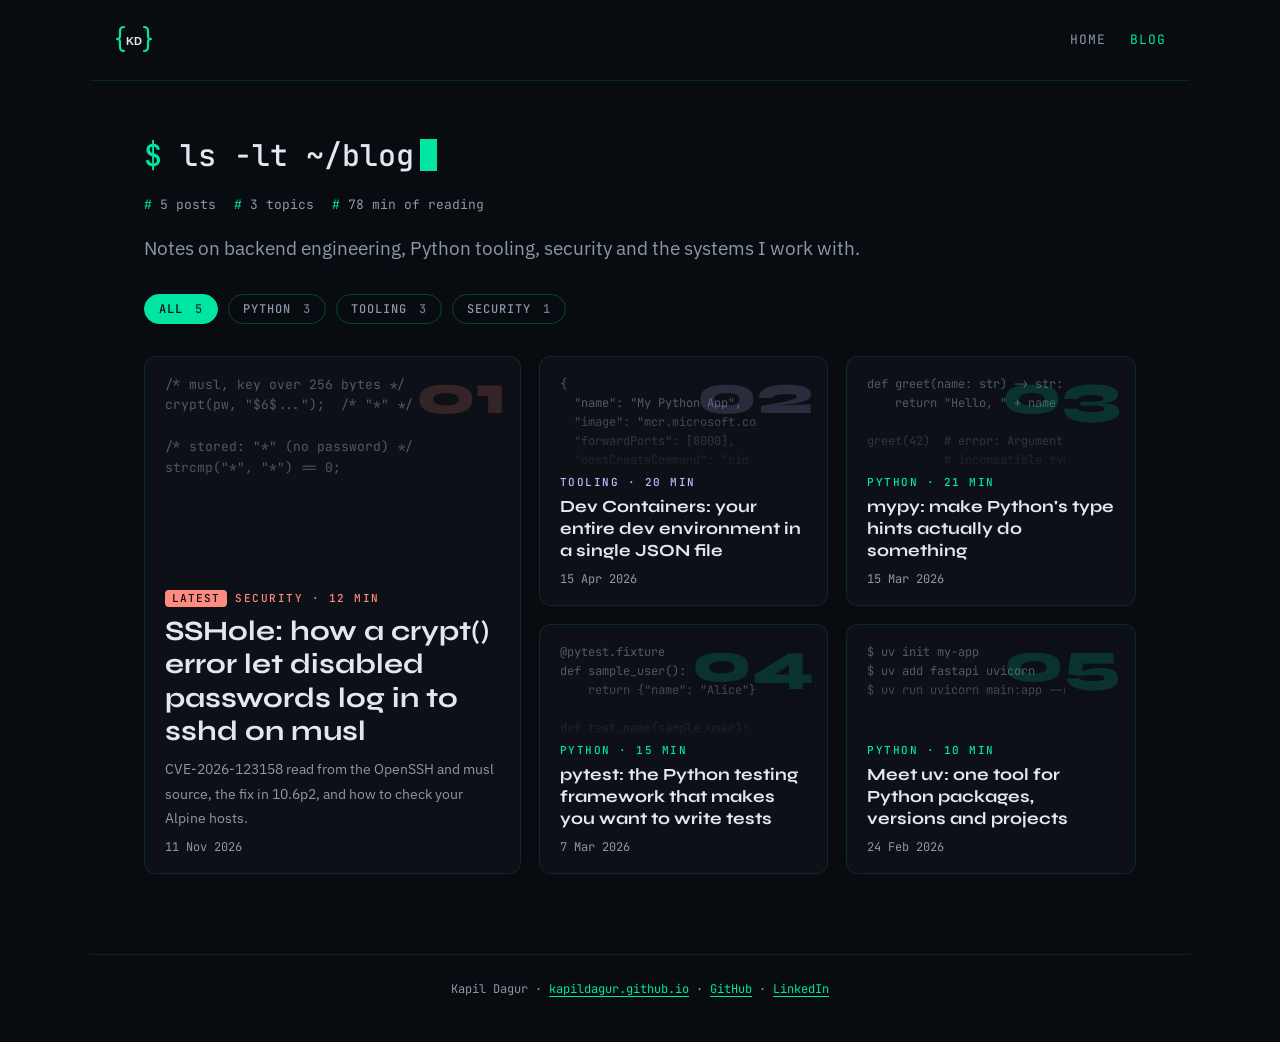
<file: blog/index.html>
<!doctype html>
<html lang="en" class="no-js">
<head>
<script>document.documentElement.classList.replace("no-js","js");</script>
<meta charset="utf-8">
<meta name="viewport" content="width=device-width, initial-scale=1">
<title>Blog | Kapil Dagur</title>
<meta name="description" content="Writing by Kapil Dagur on backend engineering and Python tooling.">
<meta name="author" content="Kapil Dagur">
<link rel="canonical" href="https://kapildagur.github.io/blog/">
<meta property="og:type" content="website">
<meta property="og:url" content="https://kapildagur.github.io/blog/">
<meta property="og:title" content="Blog | Kapil Dagur">
<meta property="og:description" content="Backend engineering and Python tooling.">
<meta property="og:image" content="https://github.com/kapildagur.png">
<link rel="icon" href="data:image/svg+xml,%3Csvg xmlns='http://www.w3.org/2000/svg' viewBox='0 0 40 40'%3E%3Crect width='40' height='40' rx='8' fill='%23080c10'/%3E%3Cg fill='none' stroke='%2300e6a0' stroke-width='2.6' stroke-linecap='round' stroke-linejoin='round'%3E%3Cpath d='M10 7c-3 0-4 1.5-4 4v5c0 2-1 3-3 3c2 0 3 1 3 3v5c0 2.5 1 4 4 4'/%3E%3Cpath d='M30 7c3 0 4 1.5 4 4v5c0 2 1 3 3 3c-2 0-3 1-3 3v5c0 2.5-1 4-4 4'/%3E%3C/g%3E%3Ctext x='20' y='25' text-anchor='middle' font-family='sans-serif' font-weight='800' font-size='12' fill='%23e2e8f0'%3EKD%3C/text%3E%3C/svg%3E">
<link rel="preconnect" href="https://fonts.googleapis.com">
<link rel="preconnect" href="https://fonts.gstatic.com" crossorigin>
<link href="https://fonts.googleapis.com/css2?family=IBM+Plex+Sans:wght@400;600&family=JetBrains+Mono:wght@400;500&family=Syne:wght@700;800&display=swap" rel="stylesheet">
<link rel="stylesheet" href="blog.css?v=11">
</head>
<body>
<a class="skip-link" href="#main">Skip to content</a>

<nav class="site-nav" aria-label="Site">
  <a class="logo" href="../" aria-label="Kapil Dagur, home"><svg class="logo-mark" viewBox="0 0 40 40" width="40" height="40" aria-hidden="true" focusable="false"><g fill="none" stroke="#00e6a0" stroke-width="2.2" stroke-linecap="round" stroke-linejoin="round"><path d="M9 6c-3 0-4 1.5-4 4v5c0 2-1 3-3 3c2 0 3 1 3 3v5c0 2.5 1 4 4 4" transform="translate(1 1)"/><path d="M31 6c3 0 4 1.5 4 4v5c0 2 1 3 3 3c-2 0-3 1-3 3v5c0 2.5-1 4-4 4" transform="translate(-1 1)"/></g><text x="20" y="24.5" text-anchor="middle" font-family="Arial, Helvetica, sans-serif" font-weight="700" font-size="11" fill="#e2e8f0">KD</text></svg></a>
  <ul>
    <li><a href="../">Home</a></li>
    <li><a href="./" aria-current="page">Blog</a></li>
  </ul>
</nav>

<main id="main" class="index">
  <header class="blog-head">
    <p class="prompt" aria-hidden="true"><span class="prompt-sign">$</span> ls -lt ~/blog<span class="caret"></span></p>
    <h1 class="visually-hidden">Blog</h1>
    <p class="stats"><span>5 posts</span><span>3 topics</span><span>78 min of reading</span></p>
    <p class="lede">Notes on backend engineering, Python tooling, security and the systems I work with.</p>
  </header>

  <div class="filters" role="group" aria-label="Filter posts by topic">
    <button type="button" class="chip" data-filter="all" aria-pressed="true">All <span class="count">5</span></button>
    <button type="button" class="chip topic-python" data-filter="python" aria-pressed="false">Python <span class="count">3</span></button>
    <button type="button" class="chip topic-tooling" data-filter="tooling" aria-pressed="false">Tooling <span class="count">3</span></button>
    <button type="button" class="chip topic-security" data-filter="security" aria-pressed="false">Security <span class="count">1</span></button>
  </div>

  <ol class="bento">
    <li class="tile topic-security tile-big" data-topics="security">
      <a href="sshole-musl-crypt/">
        <pre class="tile-code" aria-hidden="true">/* musl, key over 256 bytes */
crypt(pw, "$6$...");  /* "*" */

/* stored: "*" (no password) */
strcmp("*", "*") == 0;</pre>
        <span class="tile-num" aria-hidden="true">01</span>
        <span class="tile-meta"><span class="tile-latest">Latest</span>Security · 12 min</span>
        <span class="tile-title">SSHole: how a crypt() error let disabled passwords log in to sshd on musl</span>
        <span class="tile-summary">CVE-2026-123158 read from the OpenSSH and musl source, the fix in 10.6p2, and how to check your Alpine hosts.</span>
        <time class="tile-date" datetime="2026-11-11">11 Nov 2026</time>
      </a>
    </li>
    <li class="tile topic-tooling" data-topics="tooling">
      <a href="dev-containers/">
        <pre class="tile-code" aria-hidden="true">{
  &quot;name&quot;: &quot;My Python App&quot;,
  &quot;image&quot;: &quot;mcr.microsoft.com/devcontainers/python:3.12&quot;,
  &quot;forwardPorts&quot;: [8000],
  &quot;postCreateCommand&quot;: &quot;pip install --user -r requirements.txt&quot;
}</pre>
        <span class="tile-num" aria-hidden="true">02</span>
        <span class="tile-meta">Tooling · 20 min</span>
        <span class="tile-title">Dev Containers: your entire dev environment in a single JSON file</span>
        <span class="tile-summary">How devcontainer.json packages tools, runtimes and editor settings so every developer works in the same environment.</span>
        <time class="tile-date" datetime="2026-04-15">15 Apr 2026</time>
      </a>
    </li>
    <li class="tile topic-python" data-topics="python tooling">
      <a href="mypy-guide/">
        <pre class="tile-code" aria-hidden="true">def greet(name: str) -&gt; str:
    return &quot;Hello, &quot; + name

greet(42)  # error: Argument 1 has
           # incompatible type &quot;int&quot;</pre>
        <span class="tile-num" aria-hidden="true">03</span>
        <span class="tile-meta">Python · 21 min</span>
        <span class="tile-title">mypy: make Python&#x27;s type hints actually do something</span>
        <span class="tile-summary">Static type checking in Python, from the first annotation to strict mode.</span>
        <time class="tile-date" datetime="2026-03-15">15 Mar 2026</time>
      </a>
    </li>
    <li class="tile topic-python" data-topics="python">
      <a href="pytest-guide/">
        <pre class="tile-code" aria-hidden="true">@pytest.fixture
def sample_user():
    return {&quot;name&quot;: &quot;Alice&quot;}

def test_name(sample_user):
    assert sample_user[&quot;name&quot;] == &quot;Alice&quot;</pre>
        <span class="tile-num" aria-hidden="true">04</span>
        <span class="tile-meta">Python · 15 min</span>
        <span class="tile-title">pytest: the Python testing framework that makes you want to write tests</span>
        <span class="tile-summary">Fixtures, parametrize, mocking and plugins, with what changed in pytest 9.0.</span>
        <time class="tile-date" datetime="2026-03-07">7 Mar 2026</time>
      </a>
    </li>
    <li class="tile topic-python" data-topics="python tooling">
      <a href="meet-uv/">
        <pre class="tile-code" aria-hidden="true">$ uv init my-app
$ uv add fastapi uvicorn
$ uv run uvicorn main:app --reload</pre>
        <span class="tile-num" aria-hidden="true">05</span>
        <span class="tile-meta">Python · 10 min</span>
        <span class="tile-title">Meet uv: one tool for Python packages, versions and projects</span>
        <span class="tile-summary">How uv replaces pip, pyenv, virtualenv, pipx and Poetry with a single fast binary.</span>
        <time class="tile-date" datetime="2026-02-24">24 Feb 2026</time>
      </a>
    </li>
  </ol>
  <p class="empty-note" hidden>No posts on this topic yet.</p>
</main>

<footer>
  <p>Kapil Dagur · <a href="../">kapildagur.github.io</a> · <a href="https://github.com/kapildagur">GitHub</a> · <a href="https://linkedin.com/in/kapildagur">LinkedIn</a></p>
</footer>
<script src="assets/blog-index.js" defer></script>
</body>
</html>
</file>
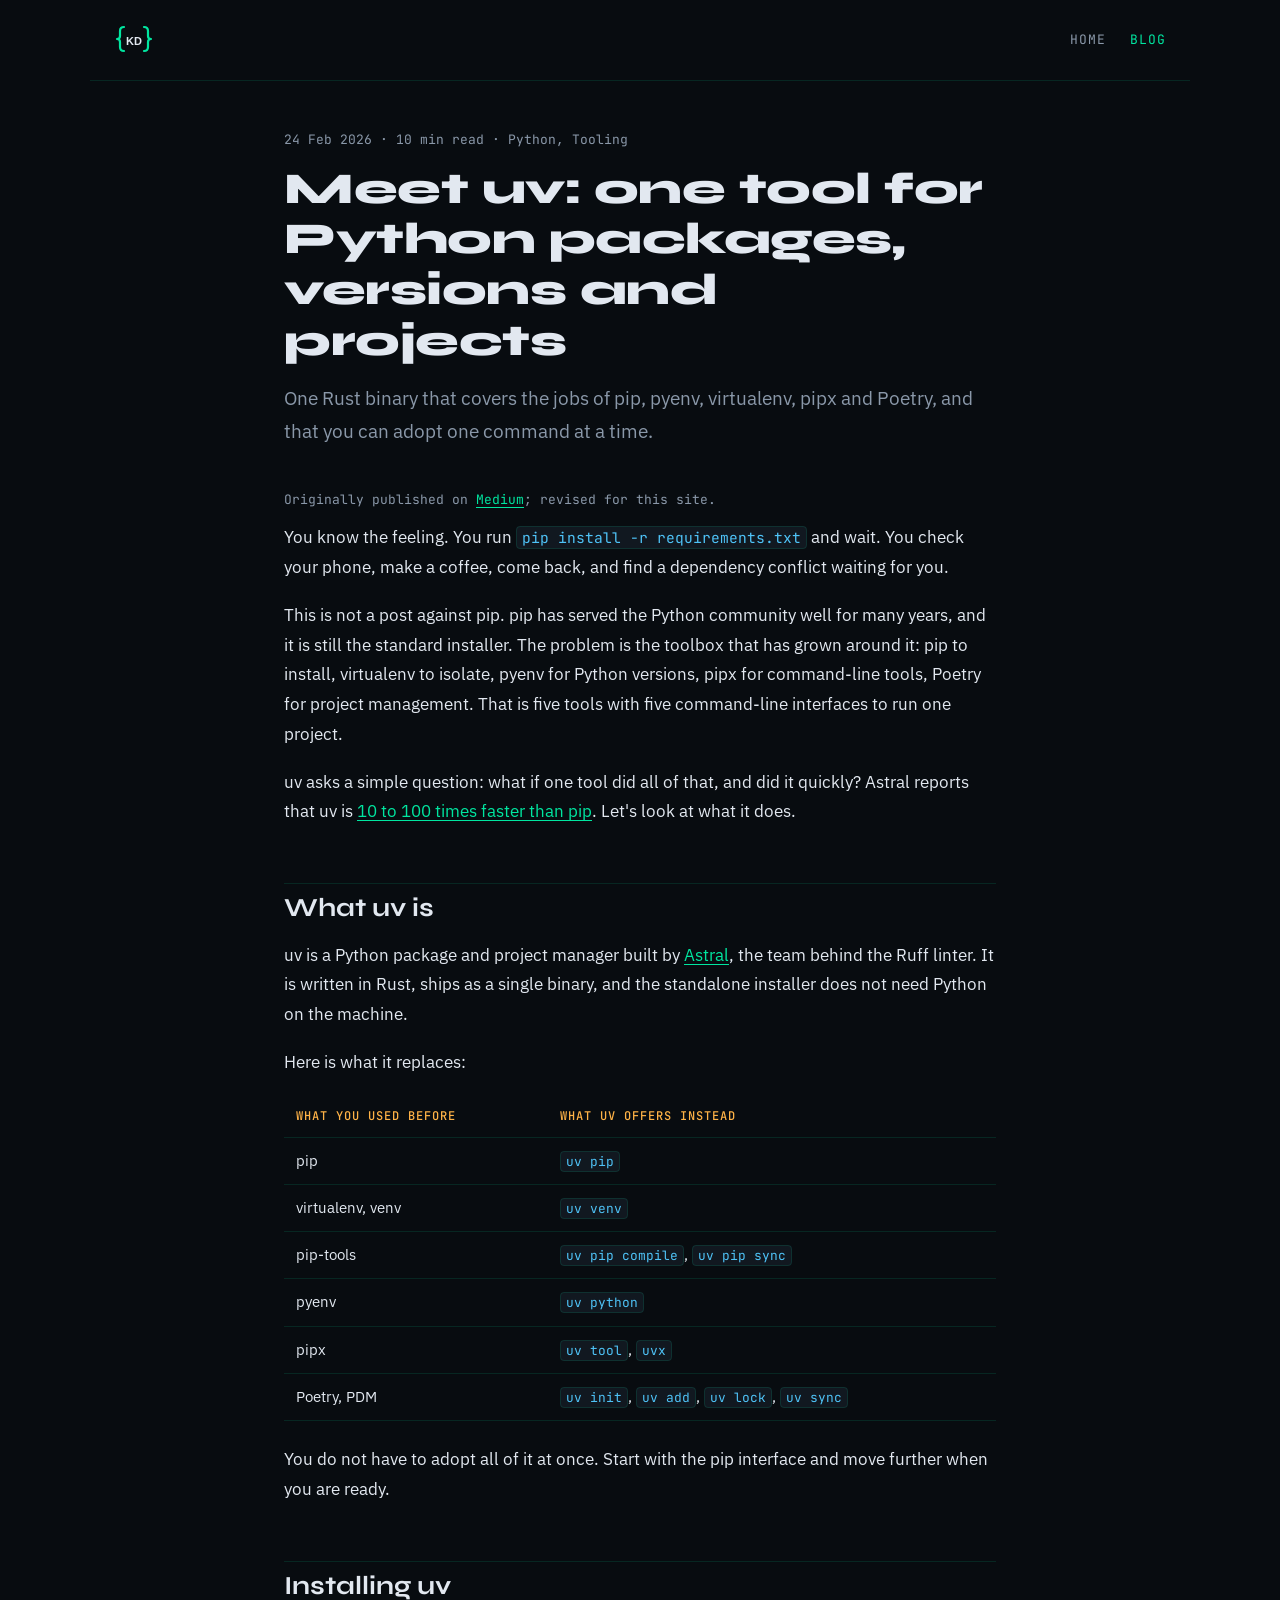
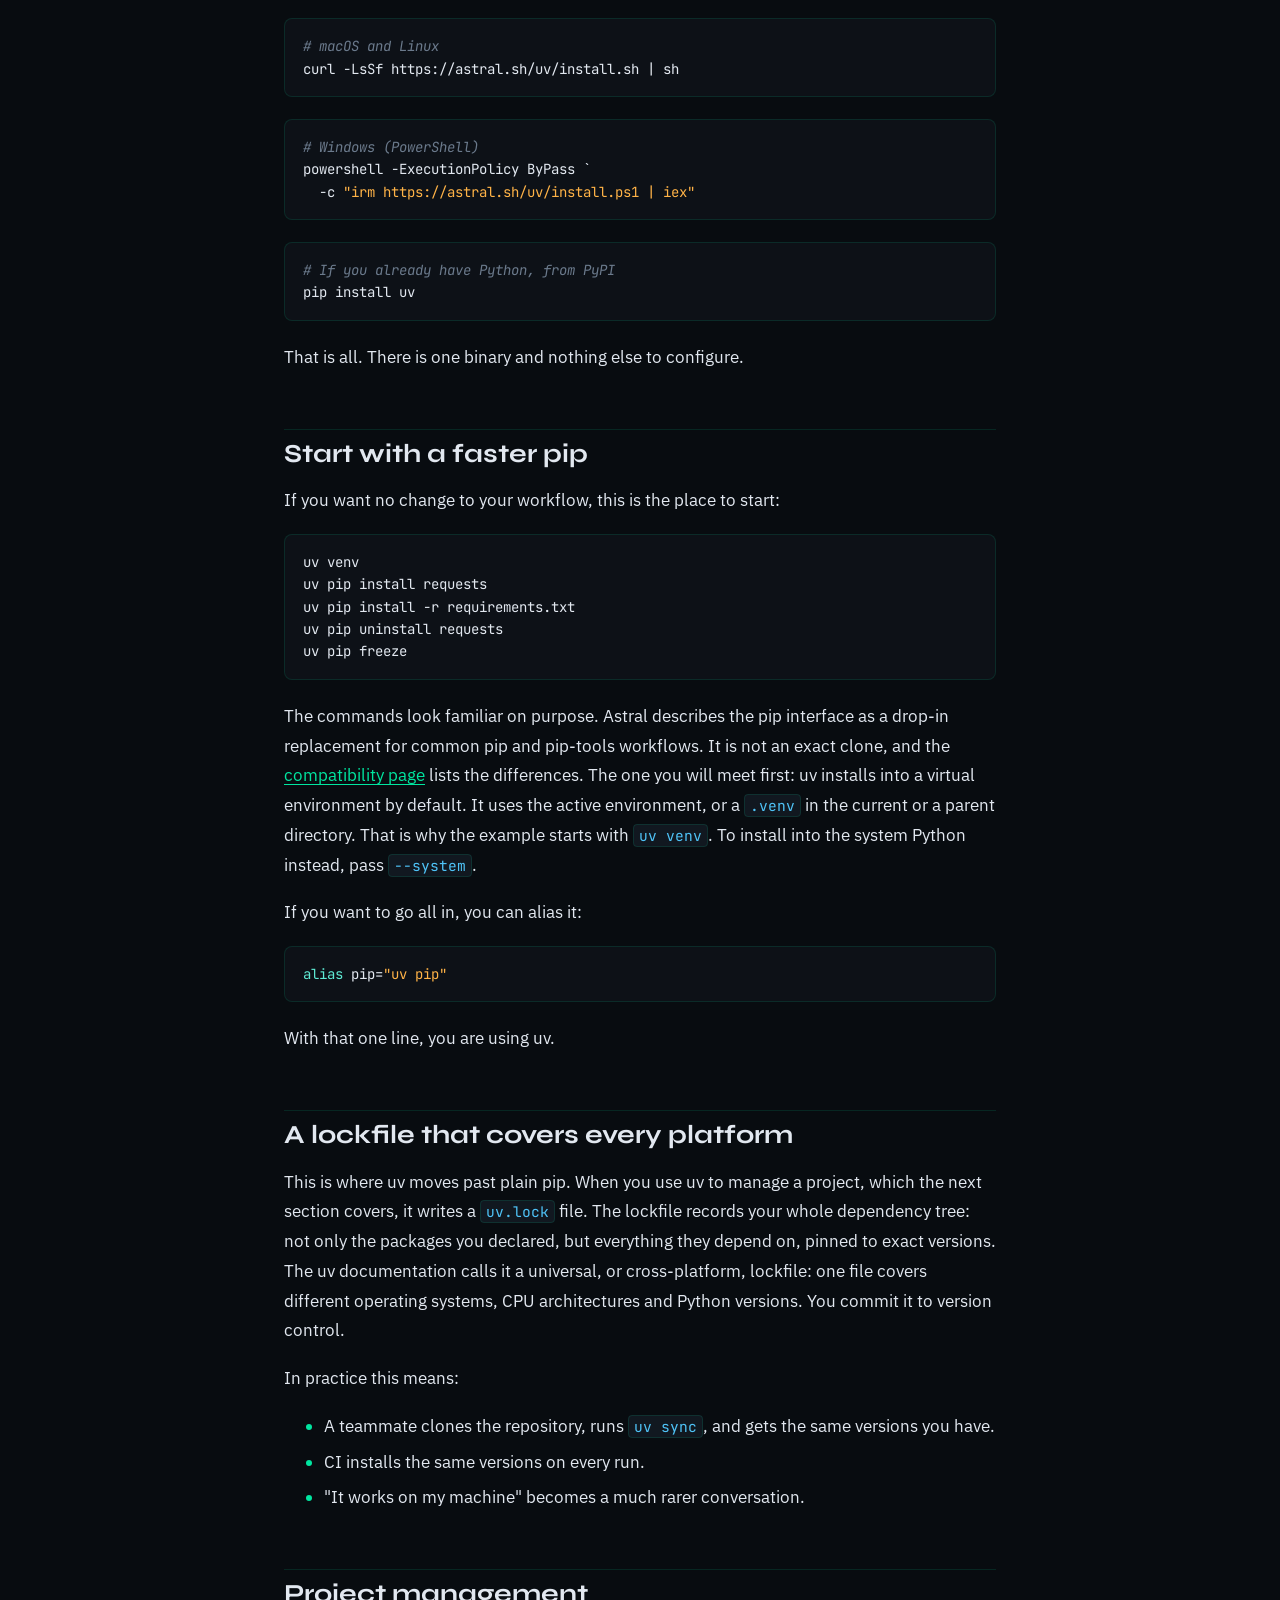
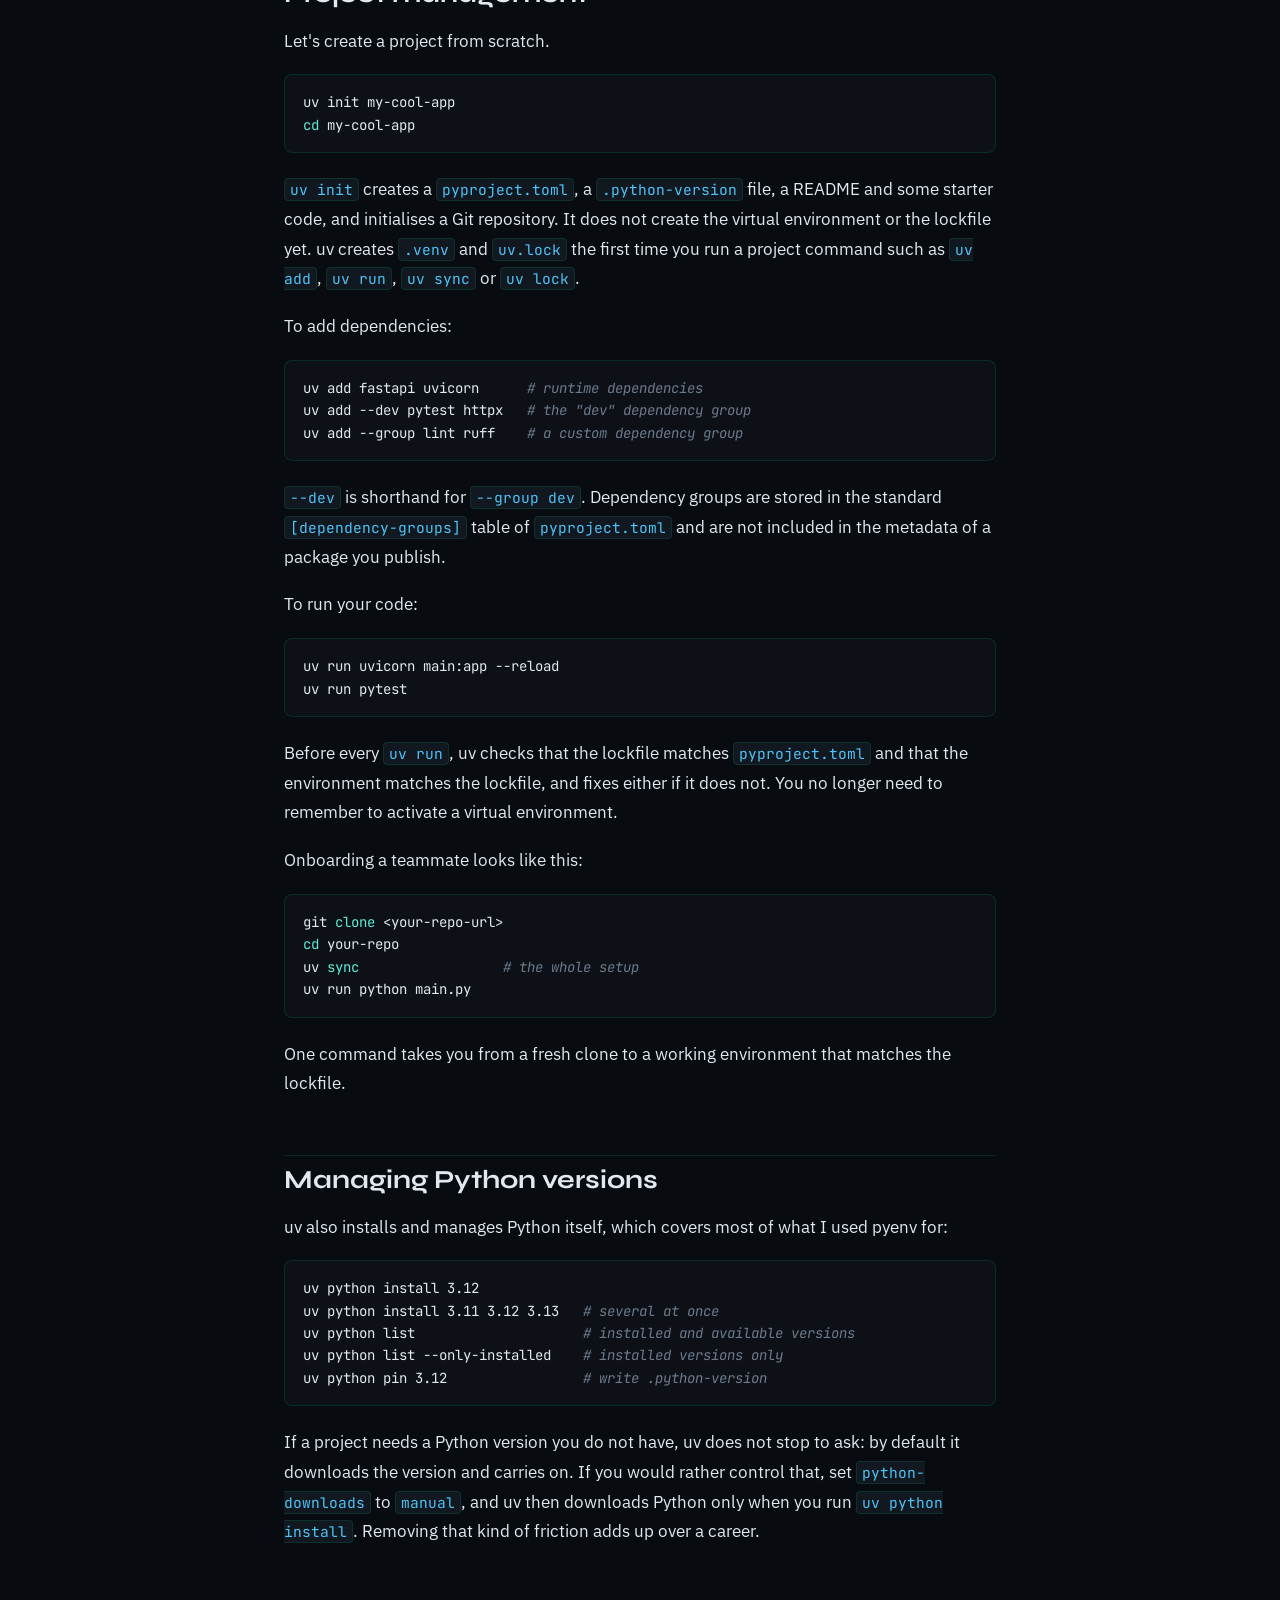
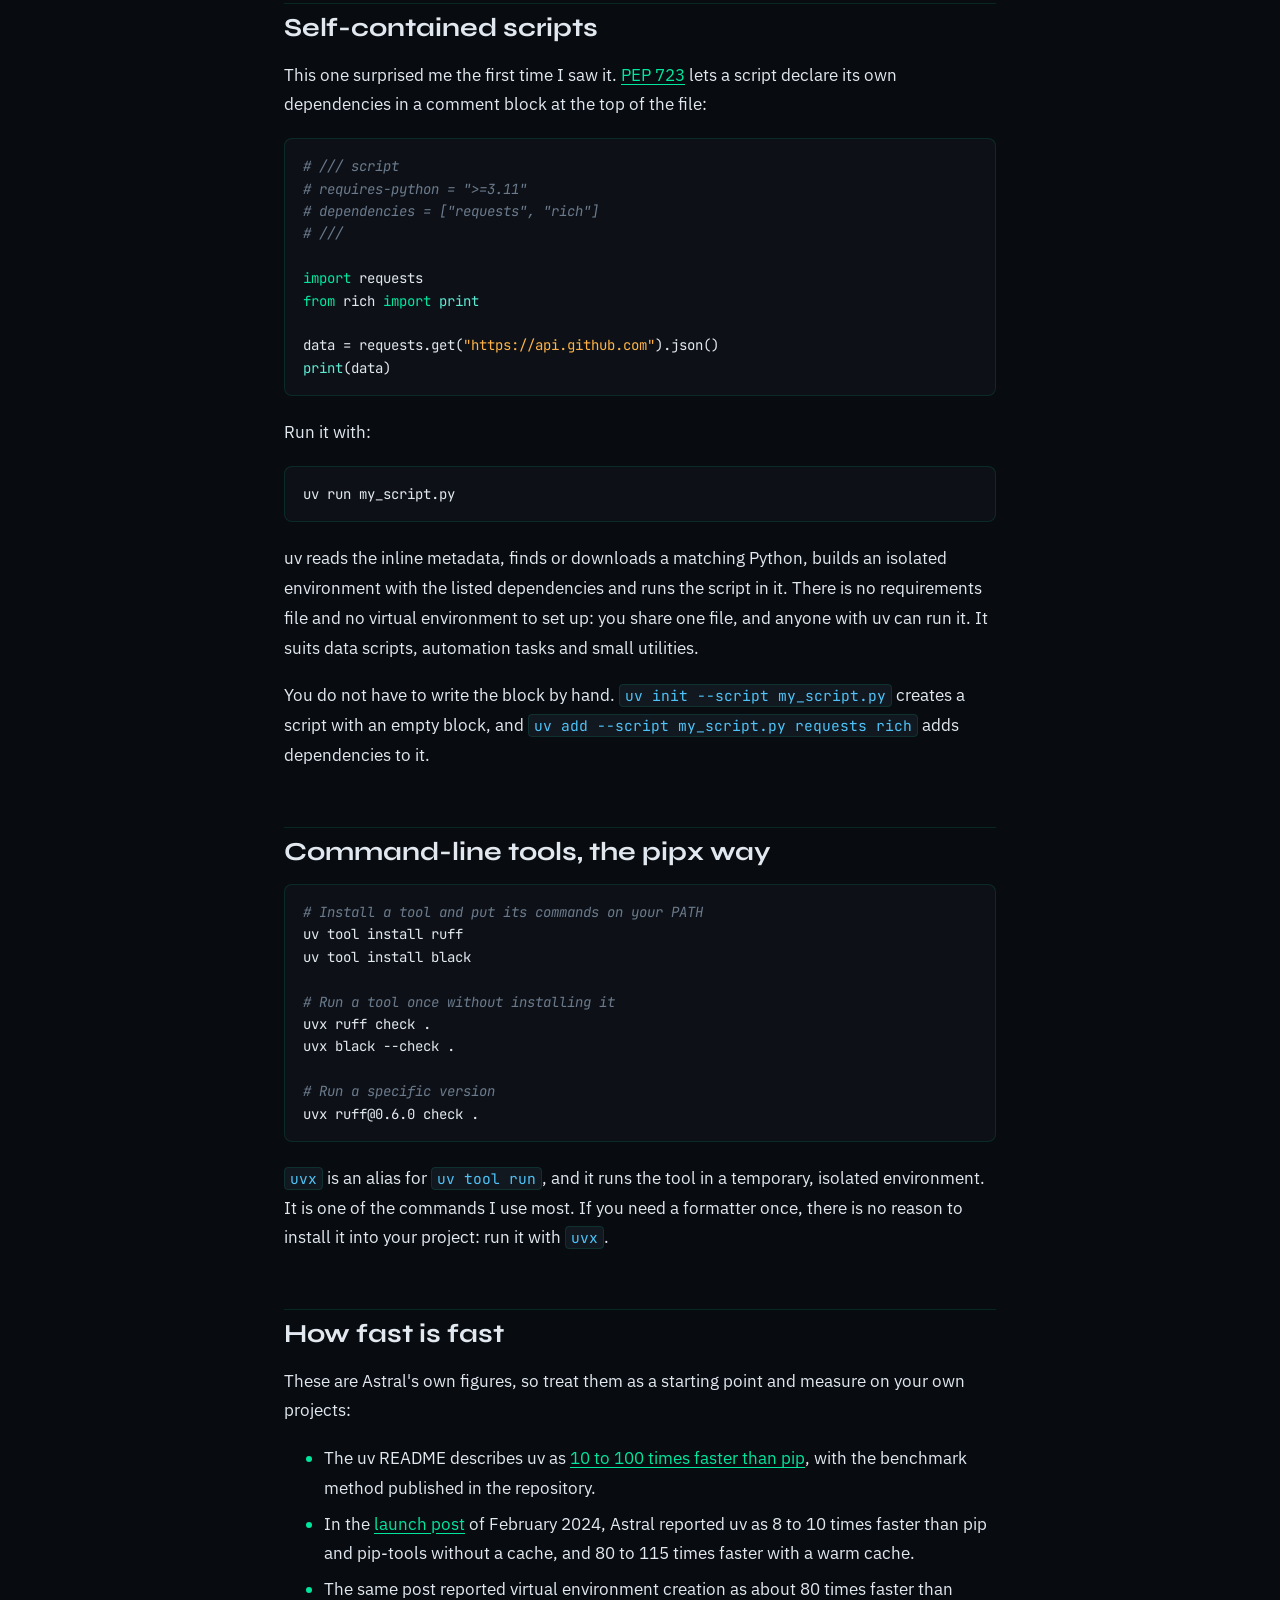
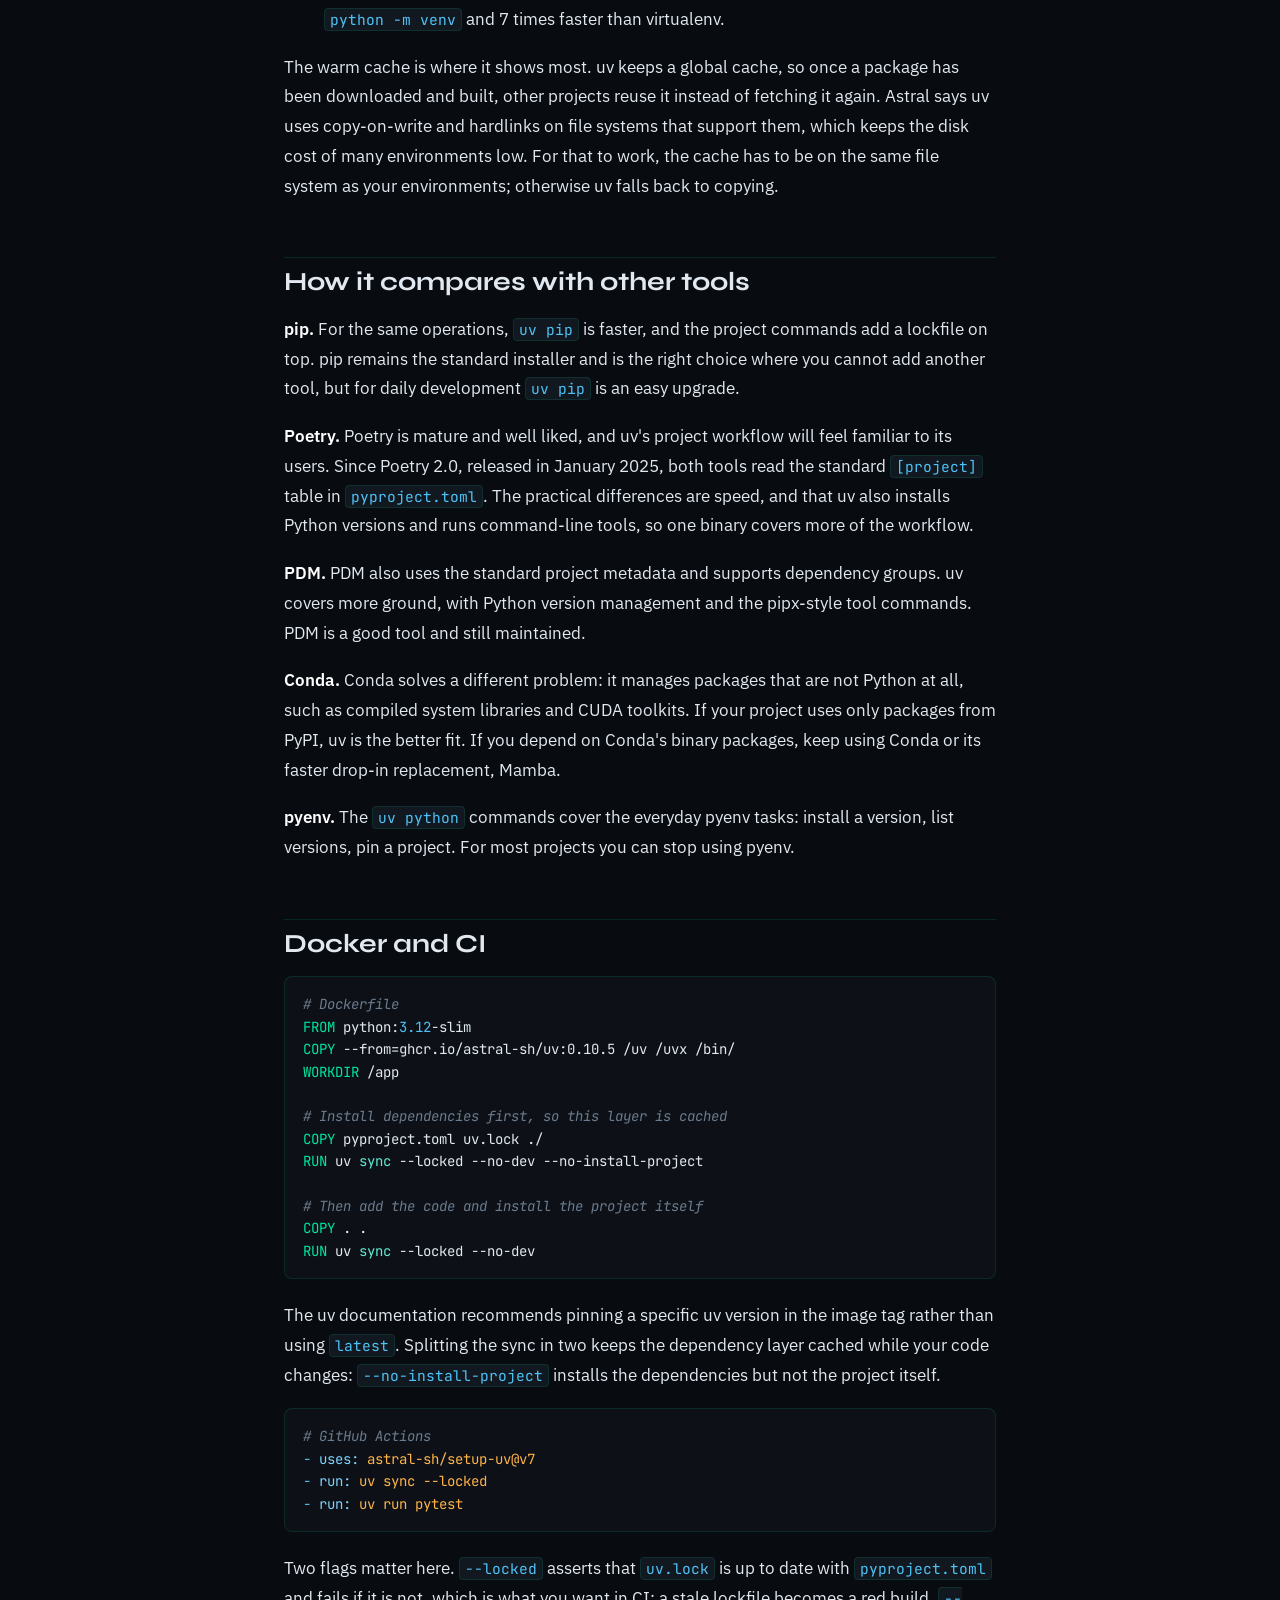
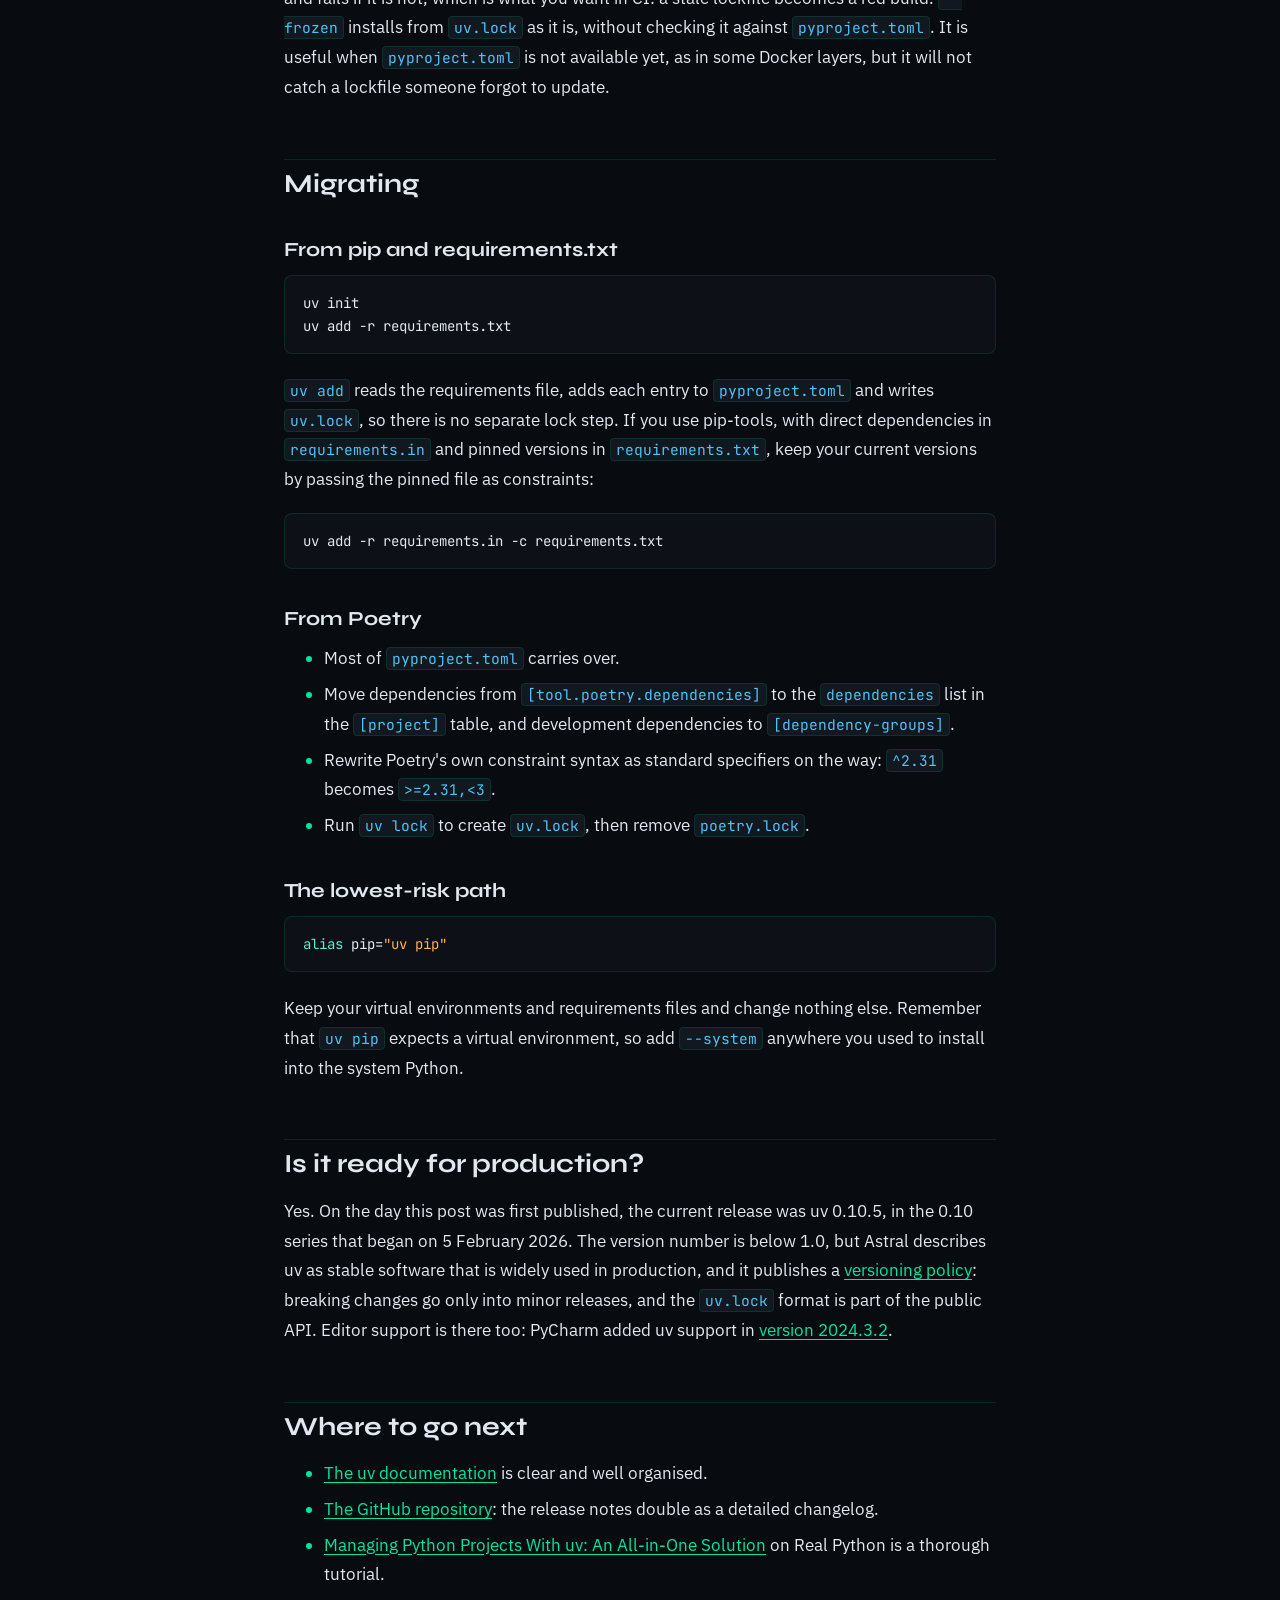
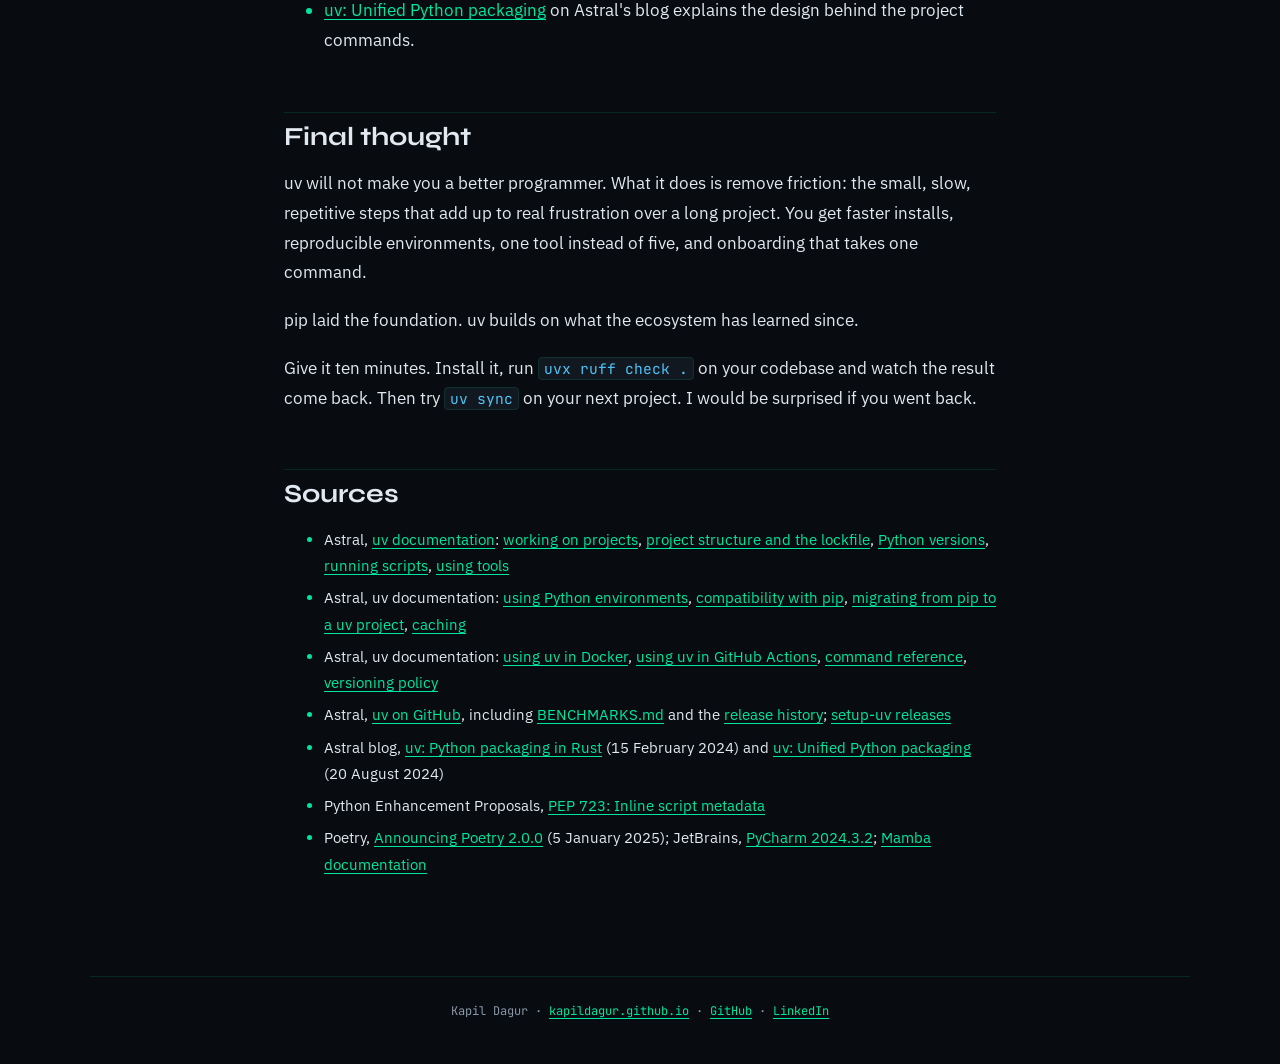
<file: blog/meet-uv/index.html>
<!doctype html>
<html lang="en">
<head>
<meta charset="utf-8">
<meta name="viewport" content="width=device-width, initial-scale=1">
<title>Meet uv: one tool for Python packages, versions and projects | Kapil Dagur</title>
<meta name="description" content="What uv does and how to adopt it: the pip interface, projects and the universal lockfile, Python versions, PEP 723 scripts, uvx, Docker and CI, and migrating from pip or Poetry.">
<meta name="author" content="Kapil Dagur">
<link rel="canonical" href="https://kapildagur.github.io/blog/meet-uv/">
<meta property="og:type" content="article">
<meta property="og:url" content="https://kapildagur.github.io/blog/meet-uv/">
<meta property="og:title" content="Meet uv: one tool for Python packages, versions and projects">
<meta property="og:description" content="A guide to uv, Astral's Rust-based tool for Python packages, versions and projects, from the pip interface to Docker and CI.">
<meta property="og:image" content="https://github.com/kapildagur.png">
<meta property="article:published_time" content="2026-02-24">
<meta name="twitter:card" content="summary">
<link rel="icon" href="data:image/svg+xml,%3Csvg xmlns='http://www.w3.org/2000/svg' viewBox='0 0 40 40'%3E%3Crect width='40' height='40' rx='8' fill='%23080c10'/%3E%3Cg fill='none' stroke='%2300e6a0' stroke-width='2.6' stroke-linecap='round' stroke-linejoin='round'%3E%3Cpath d='M10 7c-3 0-4 1.5-4 4v5c0 2-1 3-3 3c2 0 3 1 3 3v5c0 2.5 1 4 4 4'/%3E%3Cpath d='M30 7c3 0 4 1.5 4 4v5c0 2 1 3 3 3c-2 0-3 1-3 3v5c0 2.5-1 4-4 4'/%3E%3C/g%3E%3Ctext x='20' y='25' text-anchor='middle' font-family='sans-serif' font-weight='800' font-size='12' fill='%23e2e8f0'%3EKD%3C/text%3E%3C/svg%3E">
<link rel="preconnect" href="https://fonts.googleapis.com">
<link rel="preconnect" href="https://fonts.gstatic.com" crossorigin>
<link href="https://fonts.googleapis.com/css2?family=IBM+Plex+Sans:wght@400;600&family=JetBrains+Mono:wght@400;500&family=Syne:wght@700;800&display=swap" rel="stylesheet">
<link rel="stylesheet" href="../blog.css?v=11">
</head>
<body>
<a class="skip-link" href="#main">Skip to content</a>

<nav class="site-nav" aria-label="Site">
  <a class="logo" href="../../" aria-label="Kapil Dagur, home"><svg class="logo-mark" viewBox="0 0 40 40" width="40" height="40" aria-hidden="true" focusable="false"><g fill="none" stroke="#00e6a0" stroke-width="2.2" stroke-linecap="round" stroke-linejoin="round"><path d="M9 6c-3 0-4 1.5-4 4v5c0 2-1 3-3 3c2 0 3 1 3 3v5c0 2.5 1 4 4 4" transform="translate(1 1)"/><path d="M31 6c3 0 4 1.5 4 4v5c0 2 1 3 3 3c-2 0-3 1-3 3v5c0 2.5-1 4-4 4" transform="translate(-1 1)"/></g><text x="20" y="24.5" text-anchor="middle" font-family="Arial, Helvetica, sans-serif" font-weight="700" font-size="11" fill="#e2e8f0">KD</text></svg></a>
  <ul>
    <li><a href="../../">Home</a></li>
    <li><a href="../" aria-current="page">Blog</a></li>
  </ul>
</nav>

<main id="main">
<article>
  <p class="post-meta">24 Feb 2026 · 10 min read · Python, Tooling</p>
  <h1>Meet uv: one tool for Python packages, versions and projects</h1>
  <p class="lede">One Rust binary that covers the jobs of pip, pyenv, virtualenv, pipx and Poetry, and that you can adopt one command at a time.</p>
  <p class="post-meta">Originally published on <a href="https://kapildagur.medium.com/meet-uv-the-python-tool-that-makes-you-wonder-why-you-ever-waited-dc0d91dd10bf">Medium</a>; revised for this site.</p>

  <p>You know the feeling. You run <code>pip install -r requirements.txt</code> and wait. You check your phone, make a coffee, come back, and find a dependency conflict waiting for you.</p>

  <p>This is not a post against pip. pip has served the Python community well for many years, and it is still the standard installer. The problem is the toolbox that has grown around it: pip to install, virtualenv to isolate, pyenv for Python versions, pipx for command-line tools, Poetry for project management. That is five tools with five command-line interfaces to run one project.</p>

  <p>uv asks a simple question: what if one tool did all of that, and did it quickly? Astral reports that uv is <a href="https://github.com/astral-sh/uv/blob/main/BENCHMARKS.md">10 to 100 times faster than pip</a>. Let's look at what it does.</p>

  <h2 id="what">What uv is</h2>

  <p>uv is a Python package and project manager built by <a href="https://astral.sh/">Astral</a>, the team behind the Ruff linter. It is written in Rust, ships as a single binary, and the standalone installer does not need Python on the machine.</p>

  <p>Here is what it replaces:</p>

  <div class="table-wrap">
  <table>
    <thead><tr><th>What you used before</th><th>What uv offers instead</th></tr></thead>
    <tbody>
      <tr><td>pip</td><td><code>uv pip</code></td></tr>
      <tr><td>virtualenv, venv</td><td><code>uv venv</code></td></tr>
      <tr><td>pip-tools</td><td><code>uv pip compile</code>, <code>uv pip sync</code></td></tr>
      <tr><td>pyenv</td><td><code>uv python</code></td></tr>
      <tr><td>pipx</td><td><code>uv tool</code>, <code>uvx</code></td></tr>
      <tr><td>Poetry, PDM</td><td><code>uv init</code>, <code>uv add</code>, <code>uv lock</code>, <code>uv sync</code></td></tr>
    </tbody>
  </table>
  </div>

  <p>You do not have to adopt all of it at once. Start with the pip interface and move further when you are ready.</p>

  <h2 id="install">Installing uv</h2>

<pre><code class="language-bash"># macOS and Linux
curl -LsSf https://astral.sh/uv/install.sh | sh</code></pre>

<pre><code class="language-bash"># Windows (PowerShell)
powershell -ExecutionPolicy ByPass `
  -c "irm https://astral.sh/uv/install.ps1 | iex"</code></pre>

<pre><code class="language-bash"># If you already have Python, from PyPI
pip install uv</code></pre>

  <p>That is all. There is one binary and nothing else to configure.</p>

  <h2 id="pip">Start with a faster pip</h2>

  <p>If you want no change to your workflow, this is the place to start:</p>

<pre><code class="language-bash">uv venv
uv pip install requests
uv pip install -r requirements.txt
uv pip uninstall requests
uv pip freeze</code></pre>

  <p>The commands look familiar on purpose. Astral describes the pip interface as a drop-in replacement for common pip and pip-tools workflows. It is not an exact clone, and the <a href="https://docs.astral.sh/uv/pip/compatibility/">compatibility page</a> lists the differences. The one you will meet first: uv installs into a virtual environment by default. It uses the active environment, or a <code>.venv</code> in the current or a parent directory. That is why the example starts with <code>uv venv</code>. To install into the system Python instead, pass <code>--system</code>.</p>

  <p>If you want to go all in, you can alias it:</p>

<pre><code class="language-bash">alias pip="uv pip"</code></pre>

  <p>With that one line, you are using uv.</p>

  <h2 id="lockfile">A lockfile that covers every platform</h2>

  <p>This is where uv moves past plain pip. When you use uv to manage a project, which the next section covers, it writes a <code>uv.lock</code> file. The lockfile records your whole dependency tree: not only the packages you declared, but everything they depend on, pinned to exact versions. The uv documentation calls it a universal, or cross-platform, lockfile: one file covers different operating systems, CPU architectures and Python versions. You commit it to version control.</p>

  <p>In practice this means:</p>

  <ul>
    <li>A teammate clones the repository, runs <code>uv sync</code>, and gets the same versions you have.</li>
    <li>CI installs the same versions on every run.</li>
    <li>"It works on my machine" becomes a much rarer conversation.</li>
  </ul>

  <h2 id="projects">Project management</h2>

  <p>Let's create a project from scratch.</p>

<pre><code class="language-bash">uv init my-cool-app
cd my-cool-app</code></pre>

  <p><code>uv init</code> creates a <code>pyproject.toml</code>, a <code>.python-version</code> file, a README and some starter code, and initialises a Git repository. It does not create the virtual environment or the lockfile yet. uv creates <code>.venv</code> and <code>uv.lock</code> the first time you run a project command such as <code>uv add</code>, <code>uv run</code>, <code>uv sync</code> or <code>uv lock</code>.</p>

  <p>To add dependencies:</p>

<pre><code class="language-bash">uv add fastapi uvicorn      # runtime dependencies
uv add --dev pytest httpx   # the "dev" dependency group
uv add --group lint ruff    # a custom dependency group</code></pre>

  <p><code>--dev</code> is shorthand for <code>--group dev</code>. Dependency groups are stored in the standard <code>[dependency-groups]</code> table of <code>pyproject.toml</code> and are not included in the metadata of a package you publish.</p>

  <p>To run your code:</p>

<pre><code class="language-bash">uv run uvicorn main:app --reload
uv run pytest</code></pre>

  <p>Before every <code>uv run</code>, uv checks that the lockfile matches <code>pyproject.toml</code> and that the environment matches the lockfile, and fixes either if it does not. You no longer need to remember to activate a virtual environment.</p>

  <p>Onboarding a teammate looks like this:</p>

<pre><code class="language-bash">git clone &lt;your-repo-url&gt;
cd your-repo
uv sync                  # the whole setup
uv run python main.py</code></pre>

  <p>One command takes you from a fresh clone to a working environment that matches the lockfile.</p>

  <h2 id="python">Managing Python versions</h2>

  <p>uv also installs and manages Python itself, which covers most of what I used pyenv for:</p>

<pre><code class="language-bash">uv python install 3.12
uv python install 3.11 3.12 3.13   # several at once
uv python list                     # installed and available versions
uv python list --only-installed    # installed versions only
uv python pin 3.12                 # write .python-version</code></pre>

  <p>If a project needs a Python version you do not have, uv does not stop to ask: by default it downloads the version and carries on. If you would rather control that, set <code>python-downloads</code> to <code>manual</code>, and uv then downloads Python only when you run <code>uv python install</code>. Removing that kind of friction adds up over a career.</p>

  <h2 id="scripts">Self-contained scripts</h2>

  <p>This one surprised me the first time I saw it. <a href="https://peps.python.org/pep-0723/">PEP 723</a> lets a script declare its own dependencies in a comment block at the top of the file:</p>

<pre><code class="language-python"># /// script
# requires-python = "&gt;=3.11"
# dependencies = ["requests", "rich"]
# ///

import requests
from rich import print

data = requests.get("https://api.github.com").json()
print(data)</code></pre>

  <p>Run it with:</p>

<pre><code class="language-bash">uv run my_script.py</code></pre>

  <p>uv reads the inline metadata, finds or downloads a matching Python, builds an isolated environment with the listed dependencies and runs the script in it. There is no requirements file and no virtual environment to set up: you share one file, and anyone with uv can run it. It suits data scripts, automation tasks and small utilities.</p>

  <p>You do not have to write the block by hand. <code>uv init --script my_script.py</code> creates a script with an empty block, and <code>uv add --script my_script.py requests rich</code> adds dependencies to it.</p>

  <h2 id="tools">Command-line tools, the pipx way</h2>

<pre><code class="language-bash"># Install a tool and put its commands on your PATH
uv tool install ruff
uv tool install black

# Run a tool once without installing it
uvx ruff check .
uvx black --check .

# Run a specific version
uvx ruff@0.6.0 check .</code></pre>

  <p><code>uvx</code> is an alias for <code>uv tool run</code>, and it runs the tool in a temporary, isolated environment. It is one of the commands I use most. If you need a formatter once, there is no reason to install it into your project: run it with <code>uvx</code>.</p>

  <h2 id="speed">How fast is fast</h2>

  <p>These are Astral's own figures, so treat them as a starting point and measure on your own projects:</p>

  <ul>
    <li>The uv README describes uv as <a href="https://github.com/astral-sh/uv/blob/main/BENCHMARKS.md">10 to 100 times faster than pip</a>, with the benchmark method published in the repository.</li>
    <li>In the <a href="https://astral.sh/blog/uv">launch post</a> of February 2024, Astral reported uv as 8 to 10 times faster than pip and pip-tools without a cache, and 80 to 115 times faster with a warm cache.</li>
    <li>The same post reported virtual environment creation as about 80 times faster than <code>python -m venv</code> and 7 times faster than virtualenv.</li>
  </ul>

  <p>The warm cache is where it shows most. uv keeps a global cache, so once a package has been downloaded and built, other projects reuse it instead of fetching it again. Astral says uv uses copy-on-write and hardlinks on file systems that support them, which keeps the disk cost of many environments low. For that to work, the cache has to be on the same file system as your environments; otherwise uv falls back to copying.</p>

  <h2 id="compare">How it compares with other tools</h2>

  <p><strong>pip.</strong> For the same operations, <code>uv pip</code> is faster, and the project commands add a lockfile on top. pip remains the standard installer and is the right choice where you cannot add another tool, but for daily development <code>uv pip</code> is an easy upgrade.</p>

  <p><strong>Poetry.</strong> Poetry is mature and well liked, and uv's project workflow will feel familiar to its users. Since Poetry 2.0, released in January 2025, both tools read the standard <code>[project]</code> table in <code>pyproject.toml</code>. The practical differences are speed, and that uv also installs Python versions and runs command-line tools, so one binary covers more of the workflow.</p>

  <p><strong>PDM.</strong> PDM also uses the standard project metadata and supports dependency groups. uv covers more ground, with Python version management and the pipx-style tool commands. PDM is a good tool and still maintained.</p>

  <p><strong>Conda.</strong> Conda solves a different problem: it manages packages that are not Python at all, such as compiled system libraries and CUDA toolkits. If your project uses only packages from PyPI, uv is the better fit. If you depend on Conda's binary packages, keep using Conda or its faster drop-in replacement, Mamba.</p>

  <p><strong>pyenv.</strong> The <code>uv python</code> commands cover the everyday pyenv tasks: install a version, list versions, pin a project. For most projects you can stop using pyenv.</p>

  <h2 id="docker-ci">Docker and CI</h2>

<pre><code class="language-dockerfile"># Dockerfile
FROM python:3.12-slim
COPY --from=ghcr.io/astral-sh/uv:0.10.5 /uv /uvx /bin/
WORKDIR /app

# Install dependencies first, so this layer is cached
COPY pyproject.toml uv.lock ./
RUN uv sync --locked --no-dev --no-install-project

# Then add the code and install the project itself
COPY . .
RUN uv sync --locked --no-dev</code></pre>

  <p>The uv documentation recommends pinning a specific uv version in the image tag rather than using <code>latest</code>. Splitting the sync in two keeps the dependency layer cached while your code changes: <code>--no-install-project</code> installs the dependencies but not the project itself.</p>

<pre><code class="language-yaml"># GitHub Actions
- uses: astral-sh/setup-uv@v7
- run: uv sync --locked
- run: uv run pytest</code></pre>

  <p>Two flags matter here. <code>--locked</code> asserts that <code>uv.lock</code> is up to date with <code>pyproject.toml</code> and fails if it is not, which is what you want in CI: a stale lockfile becomes a red build. <code>--frozen</code> installs from <code>uv.lock</code> as it is, without checking it against <code>pyproject.toml</code>. It is useful when <code>pyproject.toml</code> is not available yet, as in some Docker layers, but it will not catch a lockfile someone forgot to update.</p>

  <h2 id="migration">Migrating</h2>

  <h3>From pip and requirements.txt</h3>

<pre><code class="language-bash">uv init
uv add -r requirements.txt</code></pre>

  <p><code>uv add</code> reads the requirements file, adds each entry to <code>pyproject.toml</code> and writes <code>uv.lock</code>, so there is no separate lock step. If you use pip-tools, with direct dependencies in <code>requirements.in</code> and pinned versions in <code>requirements.txt</code>, keep your current versions by passing the pinned file as constraints:</p>

<pre><code class="language-bash">uv add -r requirements.in -c requirements.txt</code></pre>

  <h3>From Poetry</h3>

  <ul>
    <li>Most of <code>pyproject.toml</code> carries over.</li>
    <li>Move dependencies from <code>[tool.poetry.dependencies]</code> to the <code>dependencies</code> list in the <code>[project]</code> table, and development dependencies to <code>[dependency-groups]</code>.</li>
    <li>Rewrite Poetry's own constraint syntax as standard specifiers on the way: <code>^2.31</code> becomes <code>&gt;=2.31,&lt;3</code>.</li>
    <li>Run <code>uv lock</code> to create <code>uv.lock</code>, then remove <code>poetry.lock</code>.</li>
  </ul>

  <h3>The lowest-risk path</h3>

<pre><code class="language-bash">alias pip="uv pip"</code></pre>

  <p>Keep your virtual environments and requirements files and change nothing else. Remember that <code>uv pip</code> expects a virtual environment, so add <code>--system</code> anywhere you used to install into the system Python.</p>

  <h2 id="production">Is it ready for production?</h2>

  <p>Yes. On the day this post was first published, the current release was uv 0.10.5, in the 0.10 series that began on 5 February 2026. The version number is below 1.0, but Astral describes uv as stable software that is widely used in production, and it publishes a <a href="https://docs.astral.sh/uv/reference/policies/versioning/">versioning policy</a>: breaking changes go only into minor releases, and the <code>uv.lock</code> format is part of the public API. Editor support is there too: PyCharm added uv support in <a href="https://blog.jetbrains.com/pycharm/2025/01/pycharm-2024-3-2/">version 2024.3.2</a>.</p>

  <h2 id="next">Where to go next</h2>

  <ul>
    <li><a href="https://docs.astral.sh/uv/">The uv documentation</a> is clear and well organised.</li>
    <li><a href="https://github.com/astral-sh/uv">The GitHub repository</a>: the release notes double as a detailed changelog.</li>
    <li><a href="https://realpython.com/python-uv/">Managing Python Projects With uv: An All-in-One Solution</a> on Real Python is a thorough tutorial.</li>
    <li><a href="https://astral.sh/blog/uv-unified-python-packaging">uv: Unified Python packaging</a> on Astral's blog explains the design behind the project commands.</li>
  </ul>

  <h2 id="close">Final thought</h2>

  <p>uv will not make you a better programmer. What it does is remove friction: the small, slow, repetitive steps that add up to real frustration over a long project. You get faster installs, reproducible environments, one tool instead of five, and onboarding that takes one command.</p>

  <p>pip laid the foundation. uv builds on what the ecosystem has learned since.</p>

  <p>Give it ten minutes. Install it, run <code>uvx ruff check .</code> on your codebase and watch the result come back. Then try <code>uv sync</code> on your next project. I would be surprised if you went back.</p>

  <h2 id="sources">Sources</h2>
  <ul class="sources">
    <li>Astral, <a href="https://docs.astral.sh/uv/">uv documentation</a>: <a href="https://docs.astral.sh/uv/guides/projects/">working on projects</a>, <a href="https://docs.astral.sh/uv/concepts/projects/layout/">project structure and the lockfile</a>, <a href="https://docs.astral.sh/uv/concepts/python-versions/">Python versions</a>, <a href="https://docs.astral.sh/uv/guides/scripts/">running scripts</a>, <a href="https://docs.astral.sh/uv/guides/tools/">using tools</a></li>
    <li>Astral, uv documentation: <a href="https://docs.astral.sh/uv/pip/environments/">using Python environments</a>, <a href="https://docs.astral.sh/uv/pip/compatibility/">compatibility with pip</a>, <a href="https://docs.astral.sh/uv/guides/migration/pip-to-project/">migrating from pip to a uv project</a>, <a href="https://docs.astral.sh/uv/concepts/cache/">caching</a></li>
    <li>Astral, uv documentation: <a href="https://docs.astral.sh/uv/guides/integration/docker/">using uv in Docker</a>, <a href="https://docs.astral.sh/uv/guides/integration/github/">using uv in GitHub Actions</a>, <a href="https://docs.astral.sh/uv/reference/cli/">command reference</a>, <a href="https://docs.astral.sh/uv/reference/policies/versioning/">versioning policy</a></li>
    <li>Astral, <a href="https://github.com/astral-sh/uv">uv on GitHub</a>, including <a href="https://github.com/astral-sh/uv/blob/main/BENCHMARKS.md">BENCHMARKS.md</a> and the <a href="https://github.com/astral-sh/uv/releases">release history</a>; <a href="https://github.com/astral-sh/setup-uv/releases">setup-uv releases</a></li>
    <li>Astral blog, <a href="https://astral.sh/blog/uv">uv: Python packaging in Rust</a> (15 February 2024) and <a href="https://astral.sh/blog/uv-unified-python-packaging">uv: Unified Python packaging</a> (20 August 2024)</li>
    <li>Python Enhancement Proposals, <a href="https://peps.python.org/pep-0723/">PEP 723: Inline script metadata</a></li>
    <li>Poetry, <a href="https://python-poetry.org/blog/announcing-poetry-2.0.0/">Announcing Poetry 2.0.0</a> (5 January 2025); JetBrains, <a href="https://blog.jetbrains.com/pycharm/2025/01/pycharm-2024-3-2/">PyCharm 2024.3.2</a>; <a href="https://mamba.readthedocs.io/en/latest/">Mamba documentation</a></li>
  </ul>
</article>
</main>

<footer>
  <p>Kapil Dagur · <a href="../../">kapildagur.github.io</a> · <a href="https://github.com/kapildagur">GitHub</a> · <a href="https://linkedin.com/in/kapildagur">LinkedIn</a></p>
</footer>
<script src="../assets/highlight/highlight.min.js" defer></script>
<script src="../assets/highlight/dockerfile.min.js" defer></script>
<script src="../assets/highlight/init.js" defer></script>
</body>
</html>
</file>
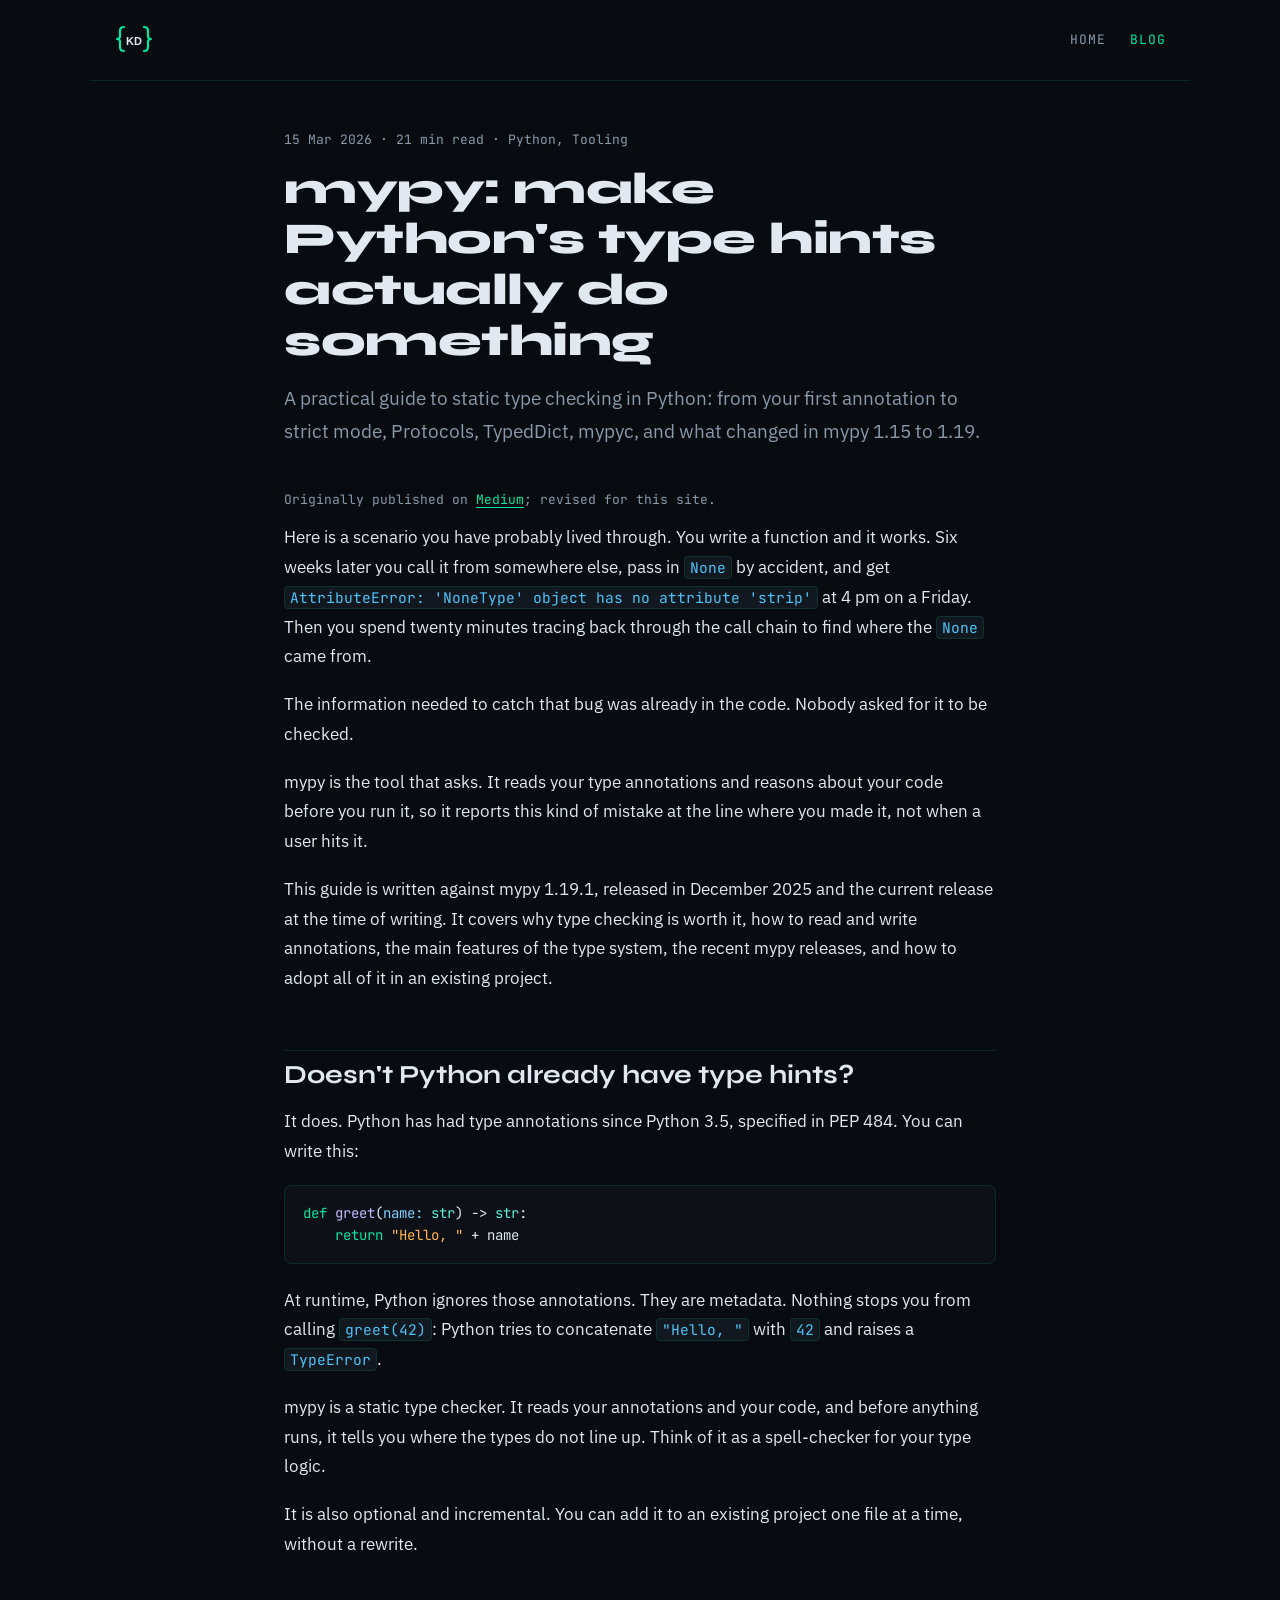
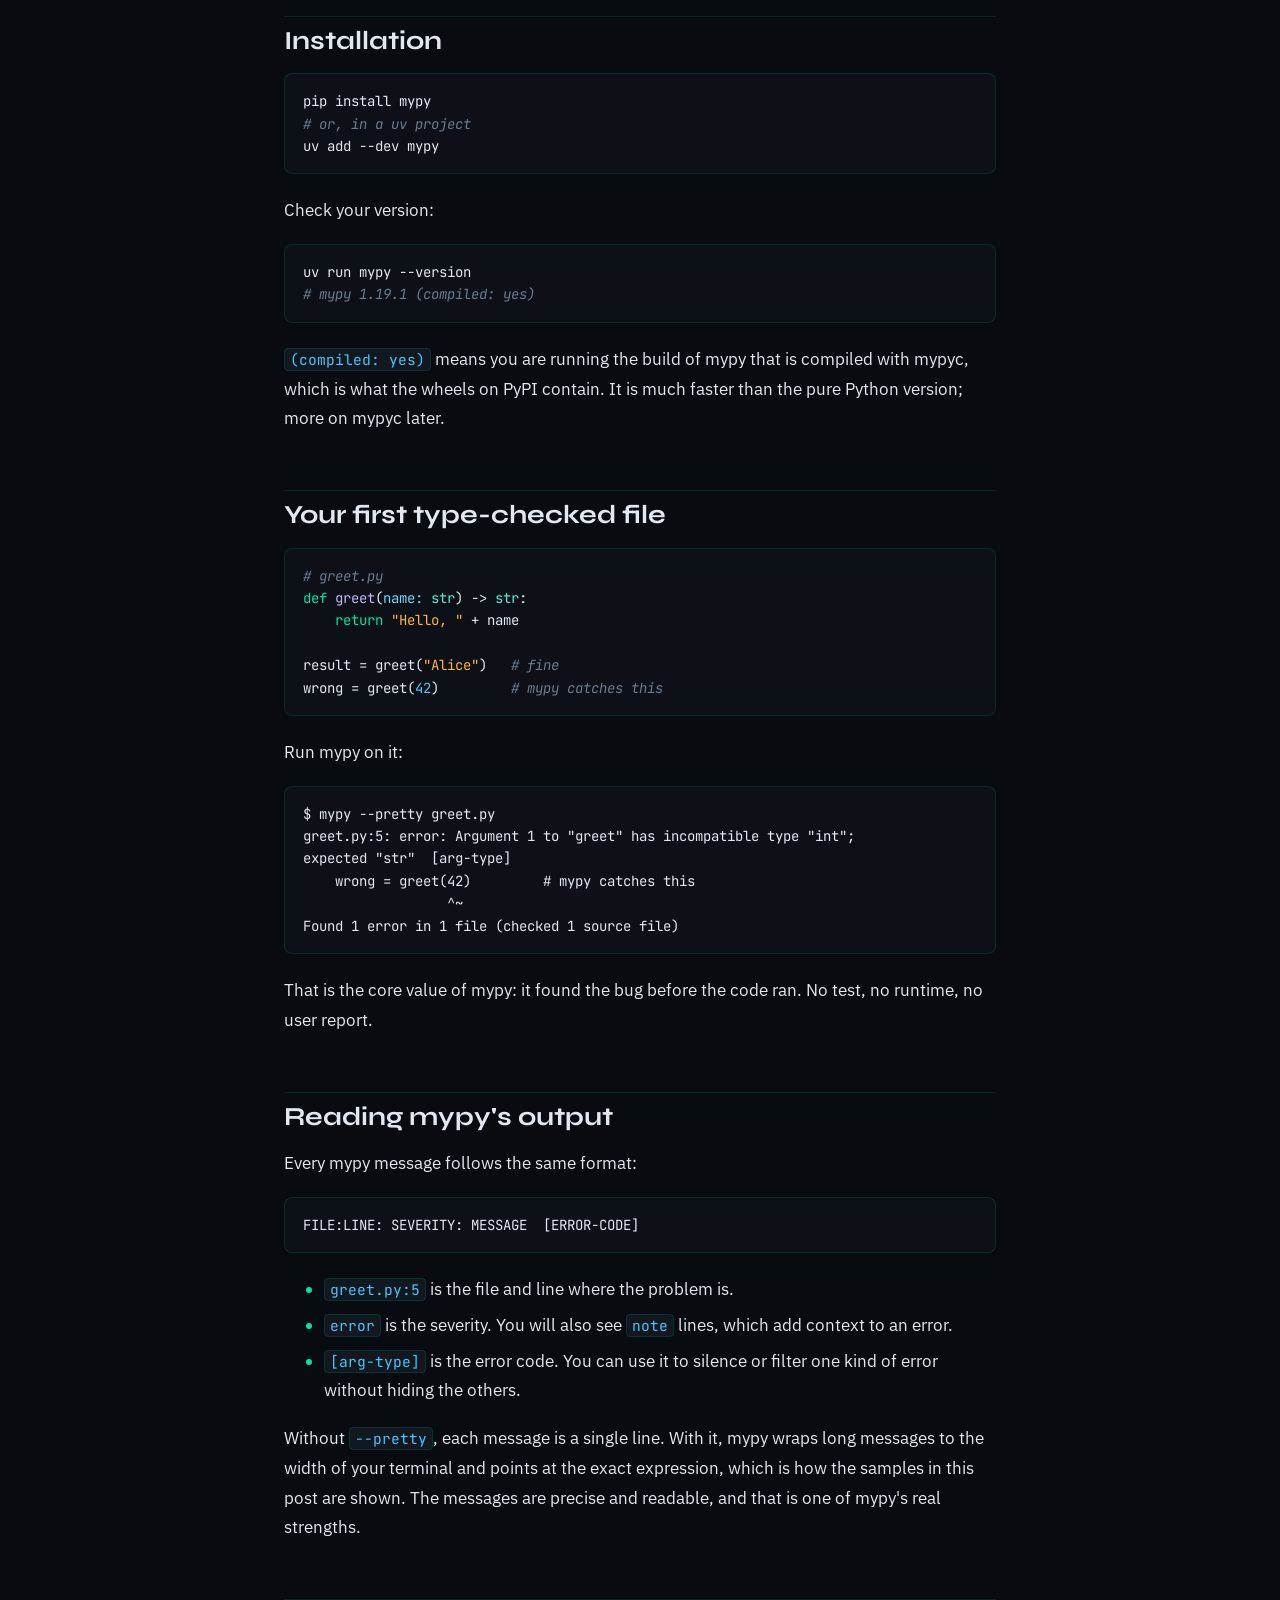
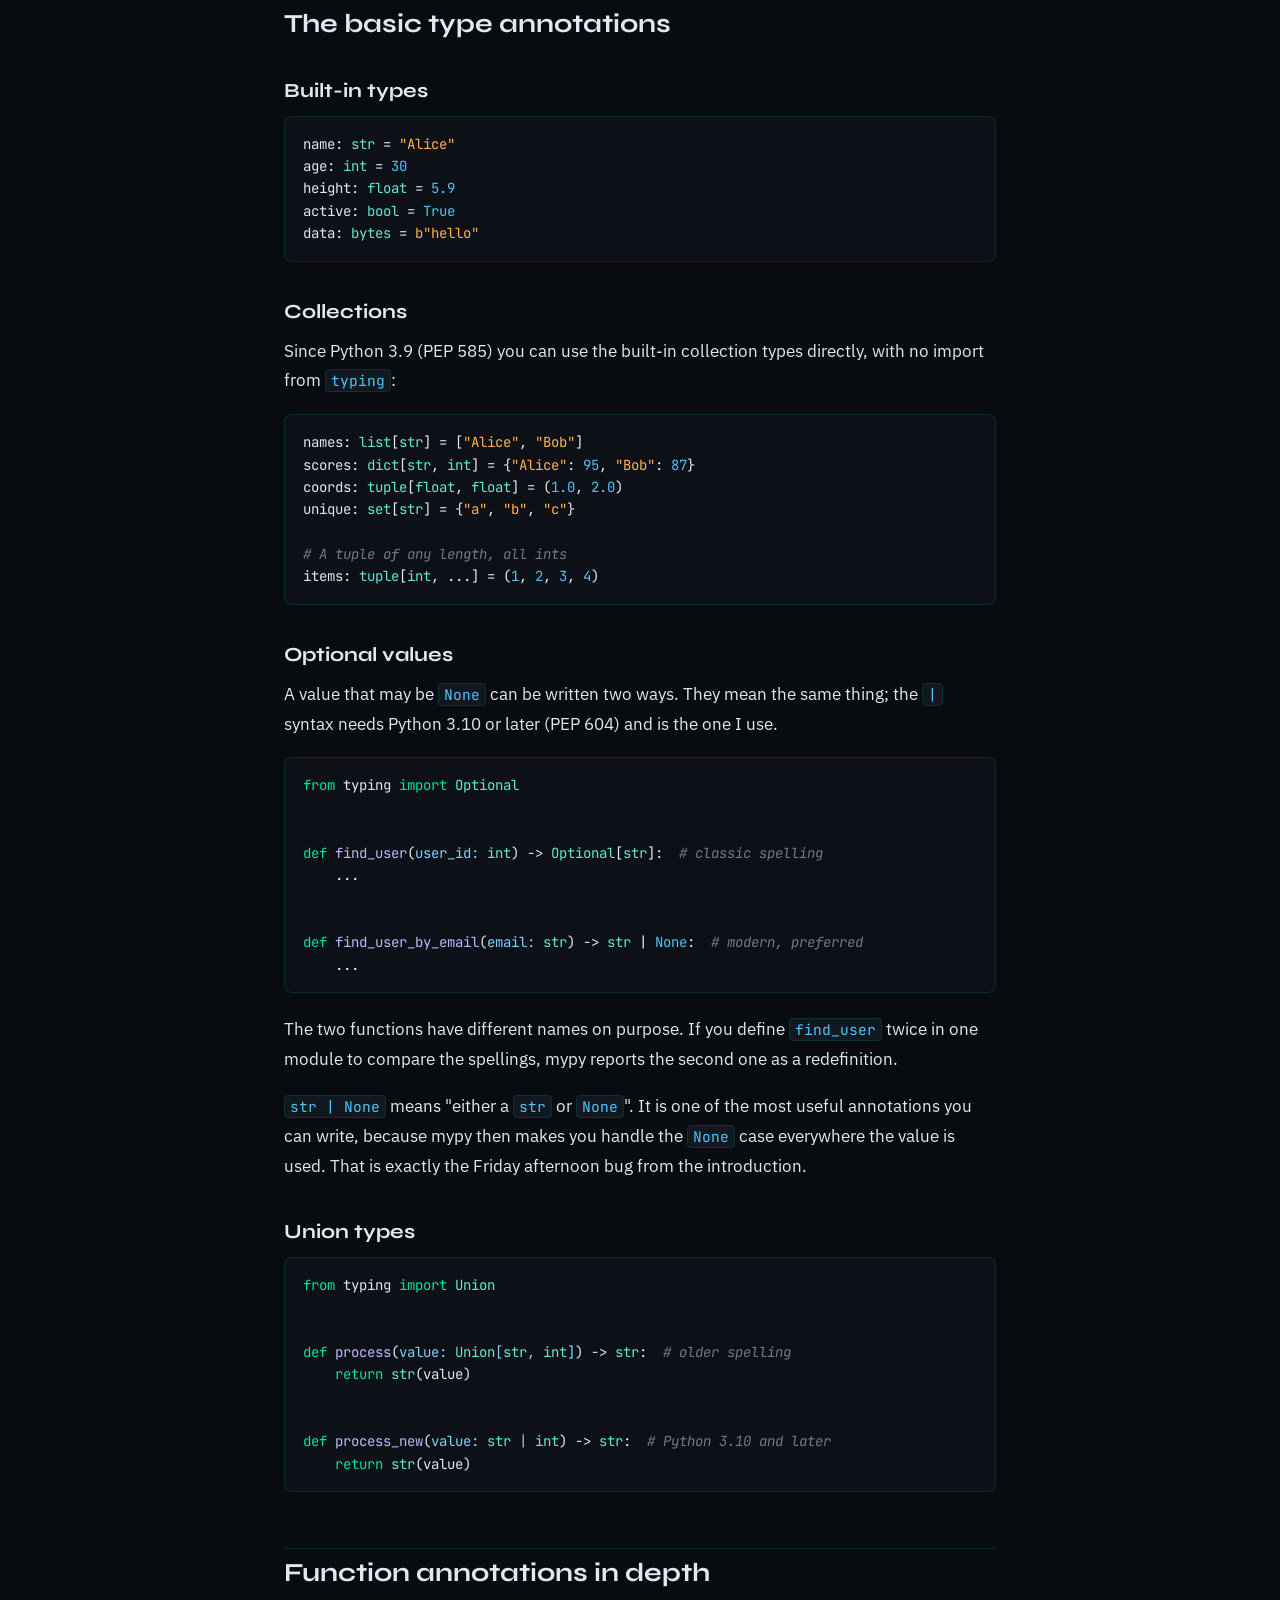
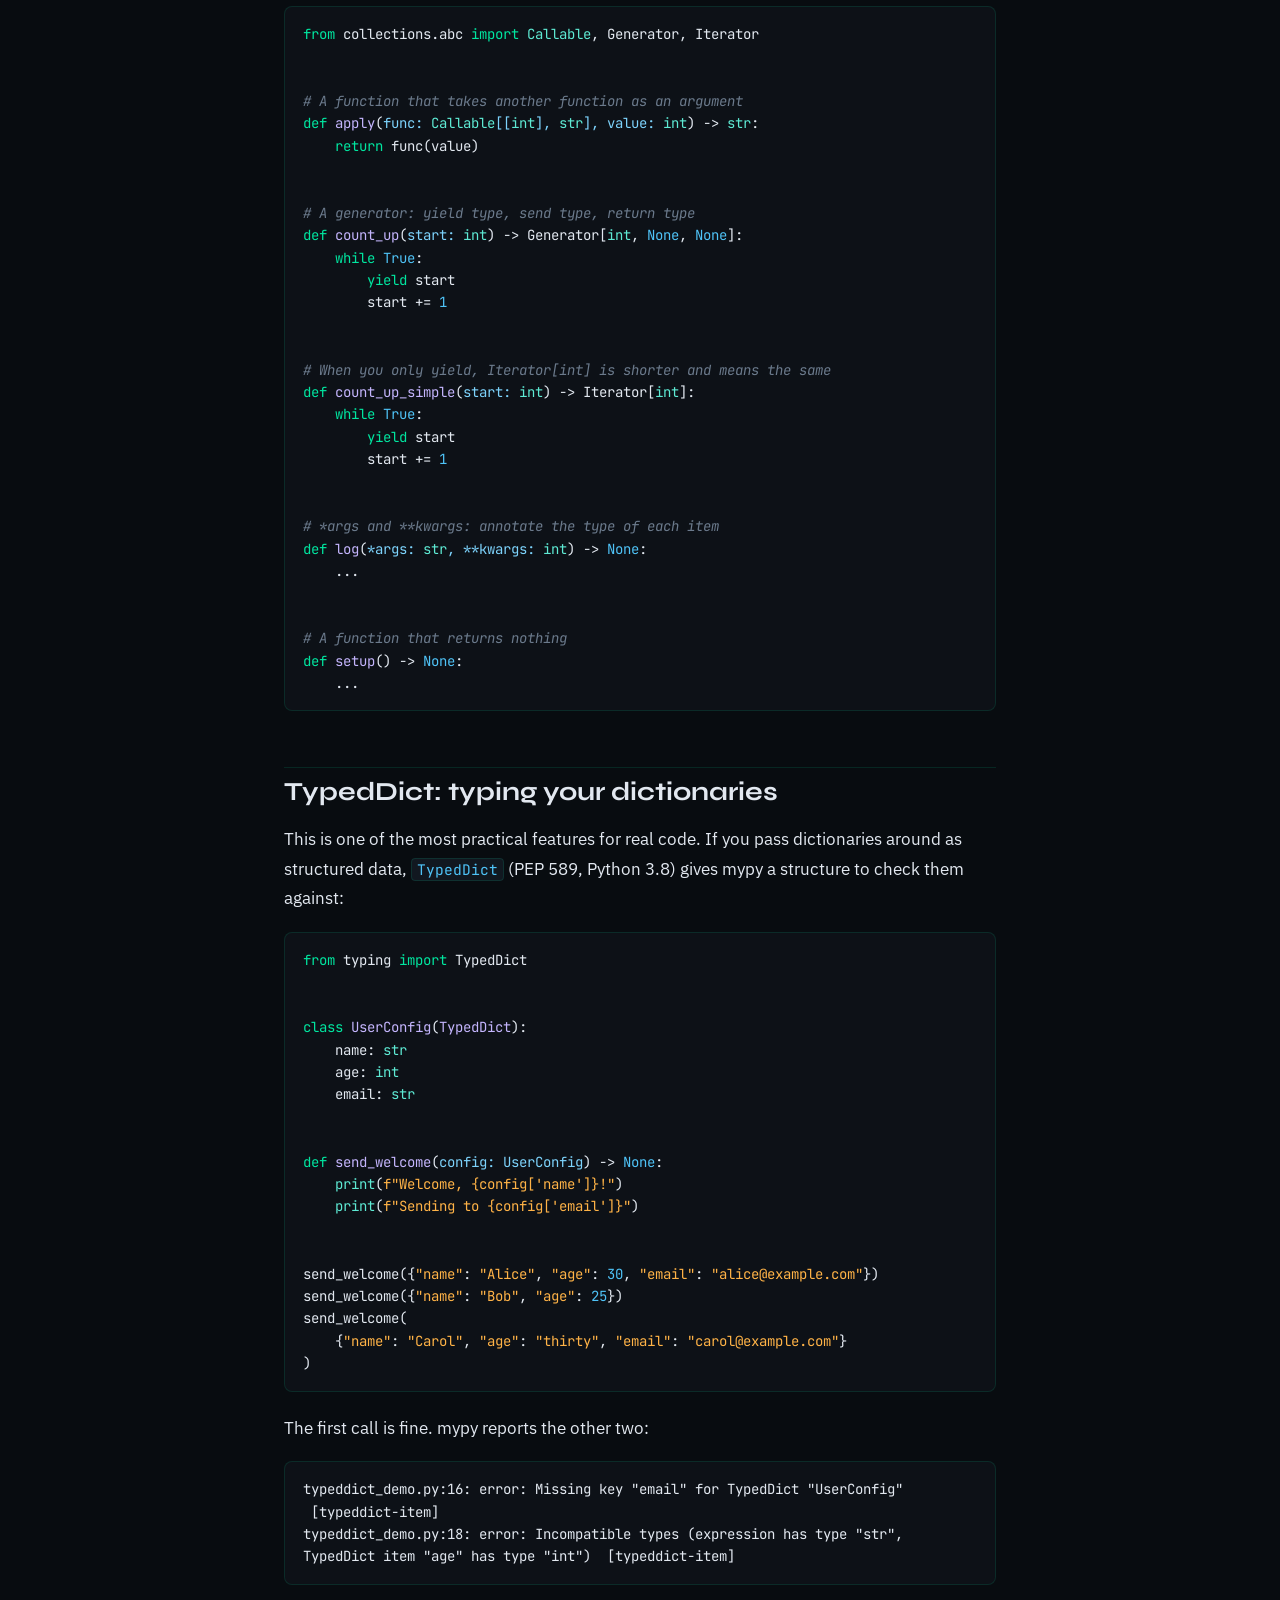
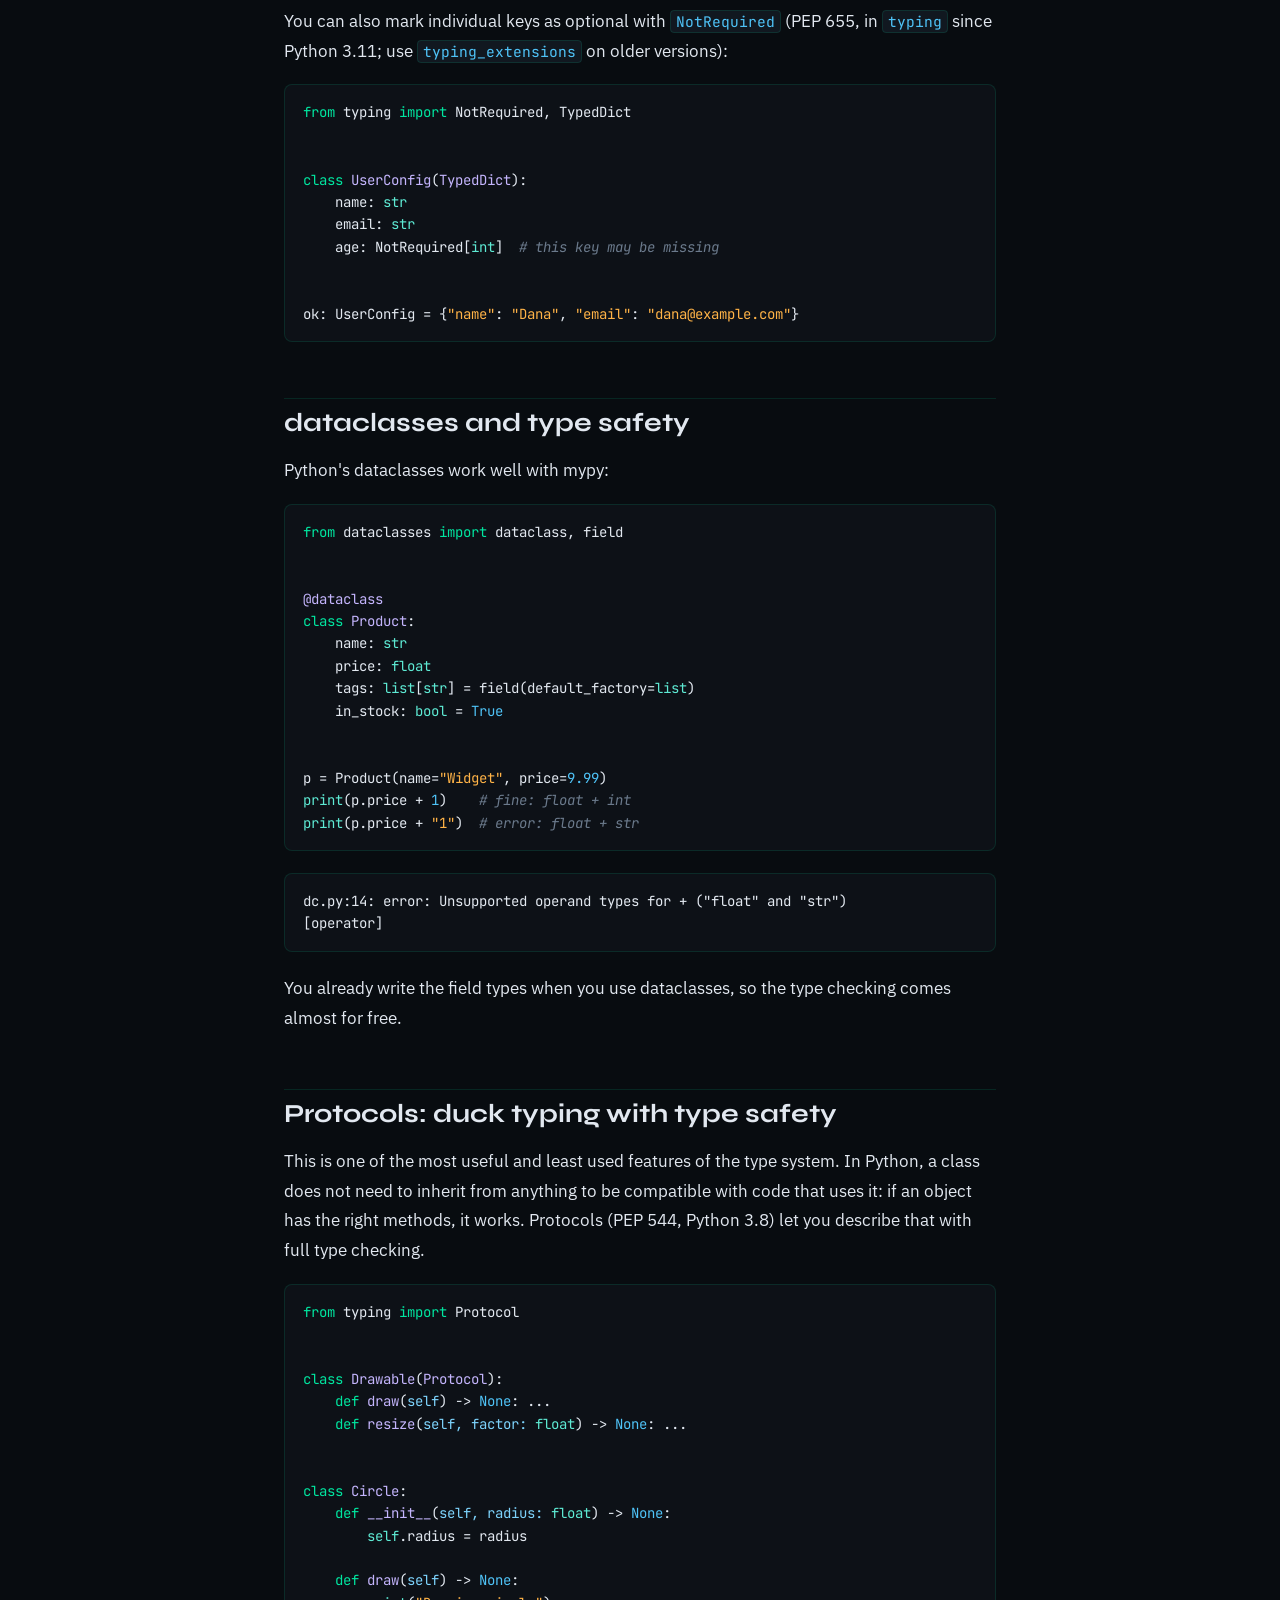
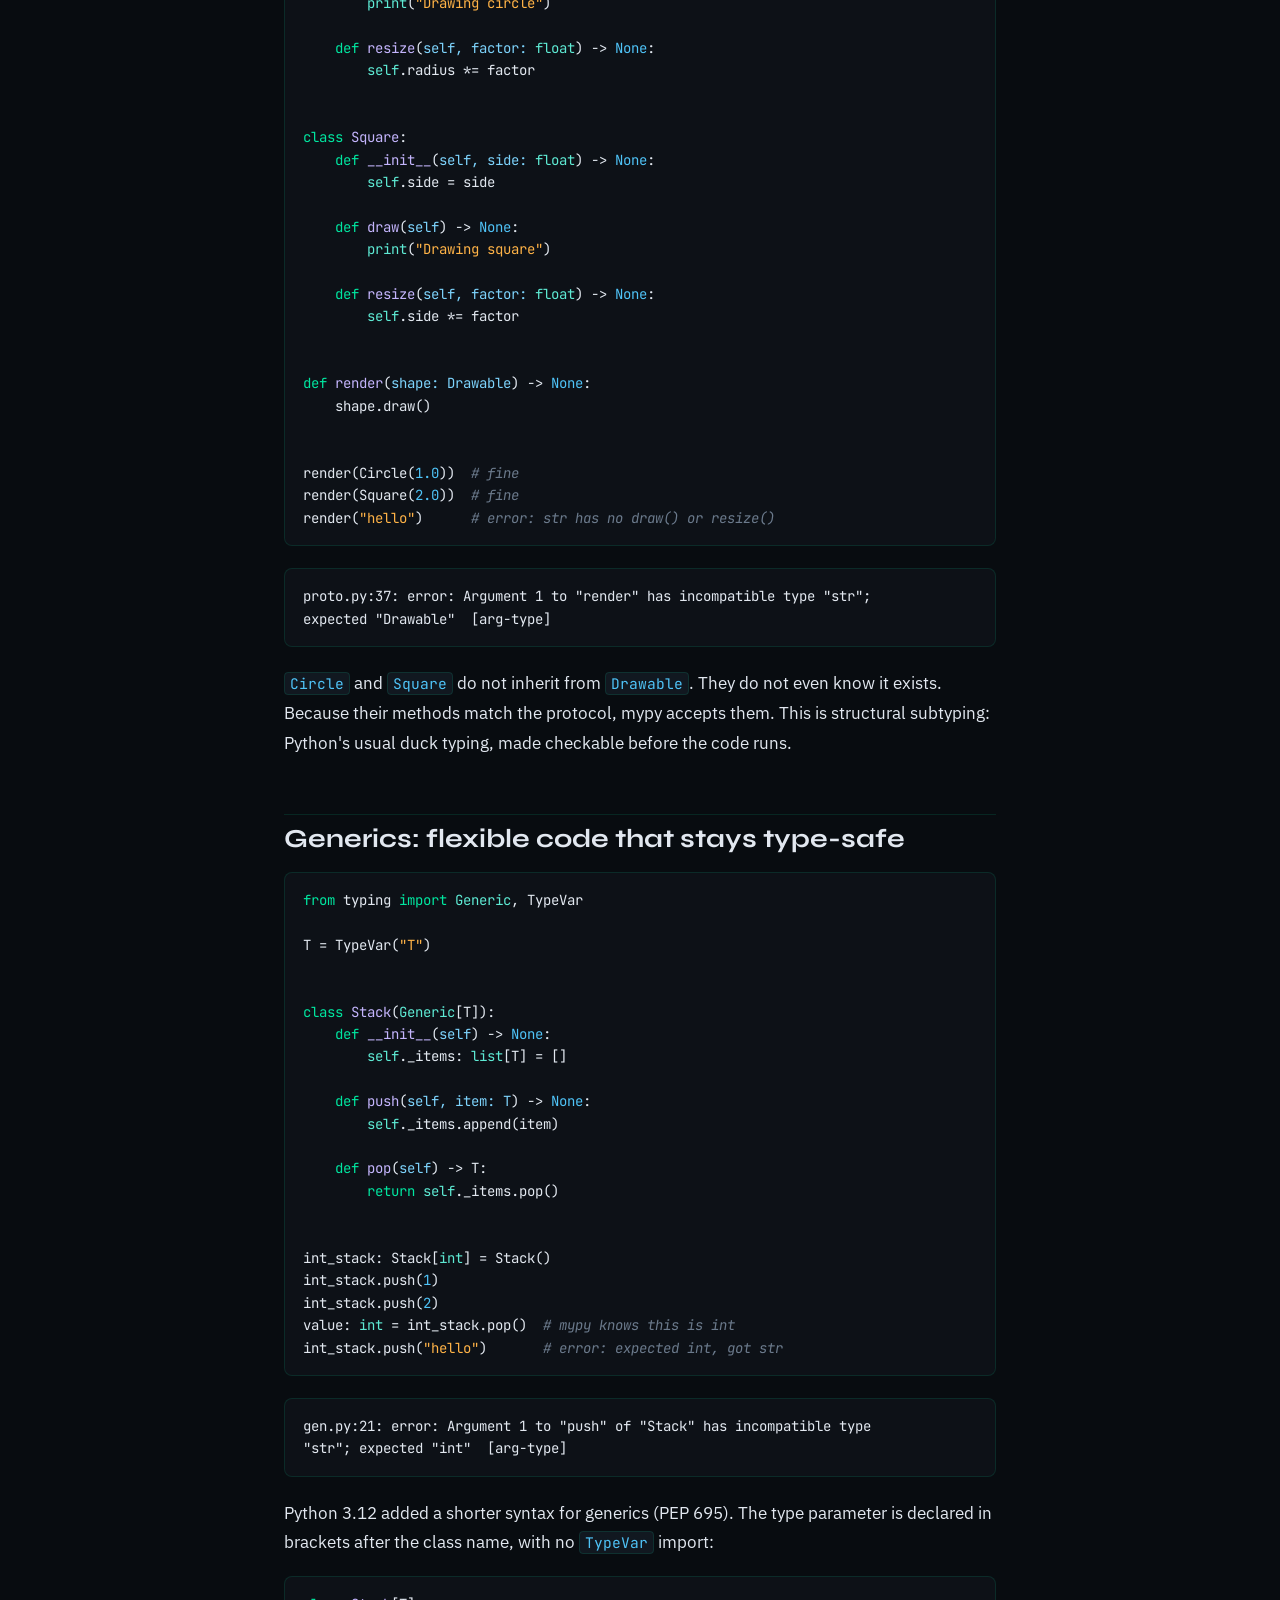
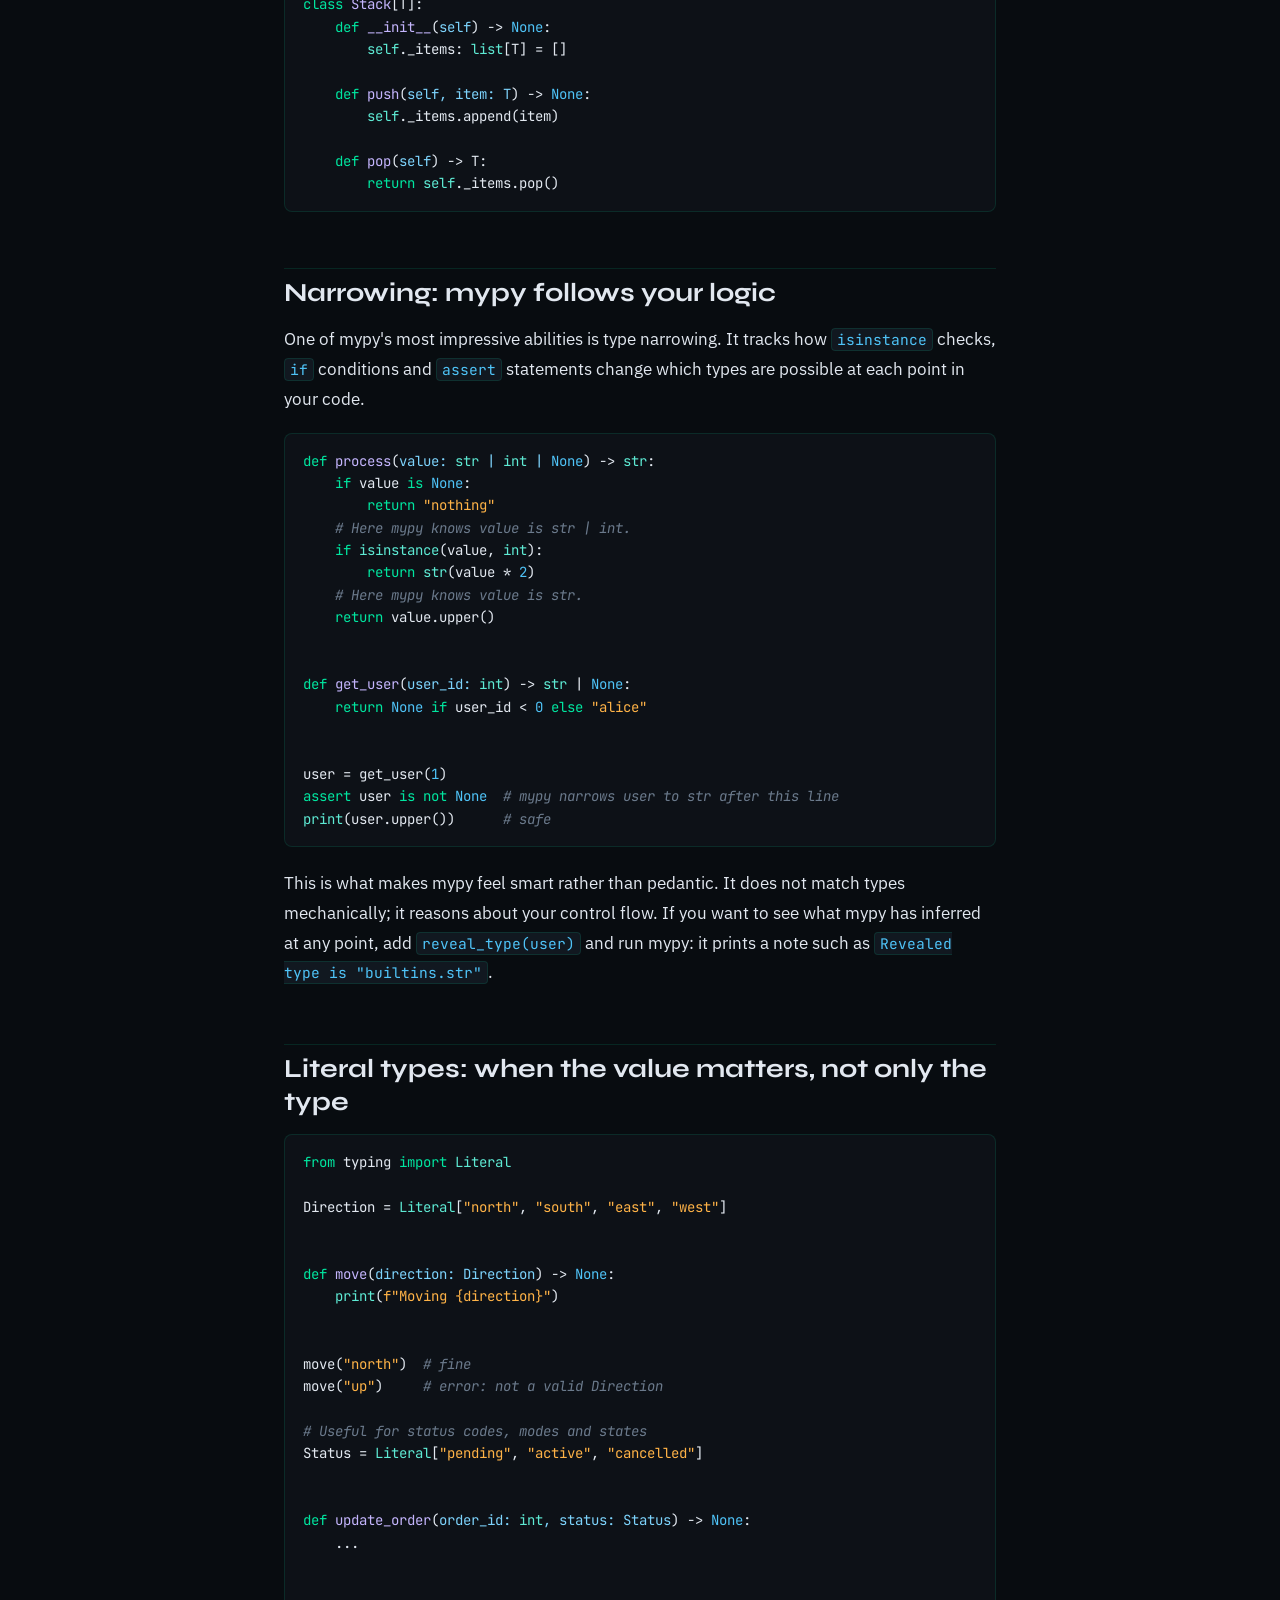
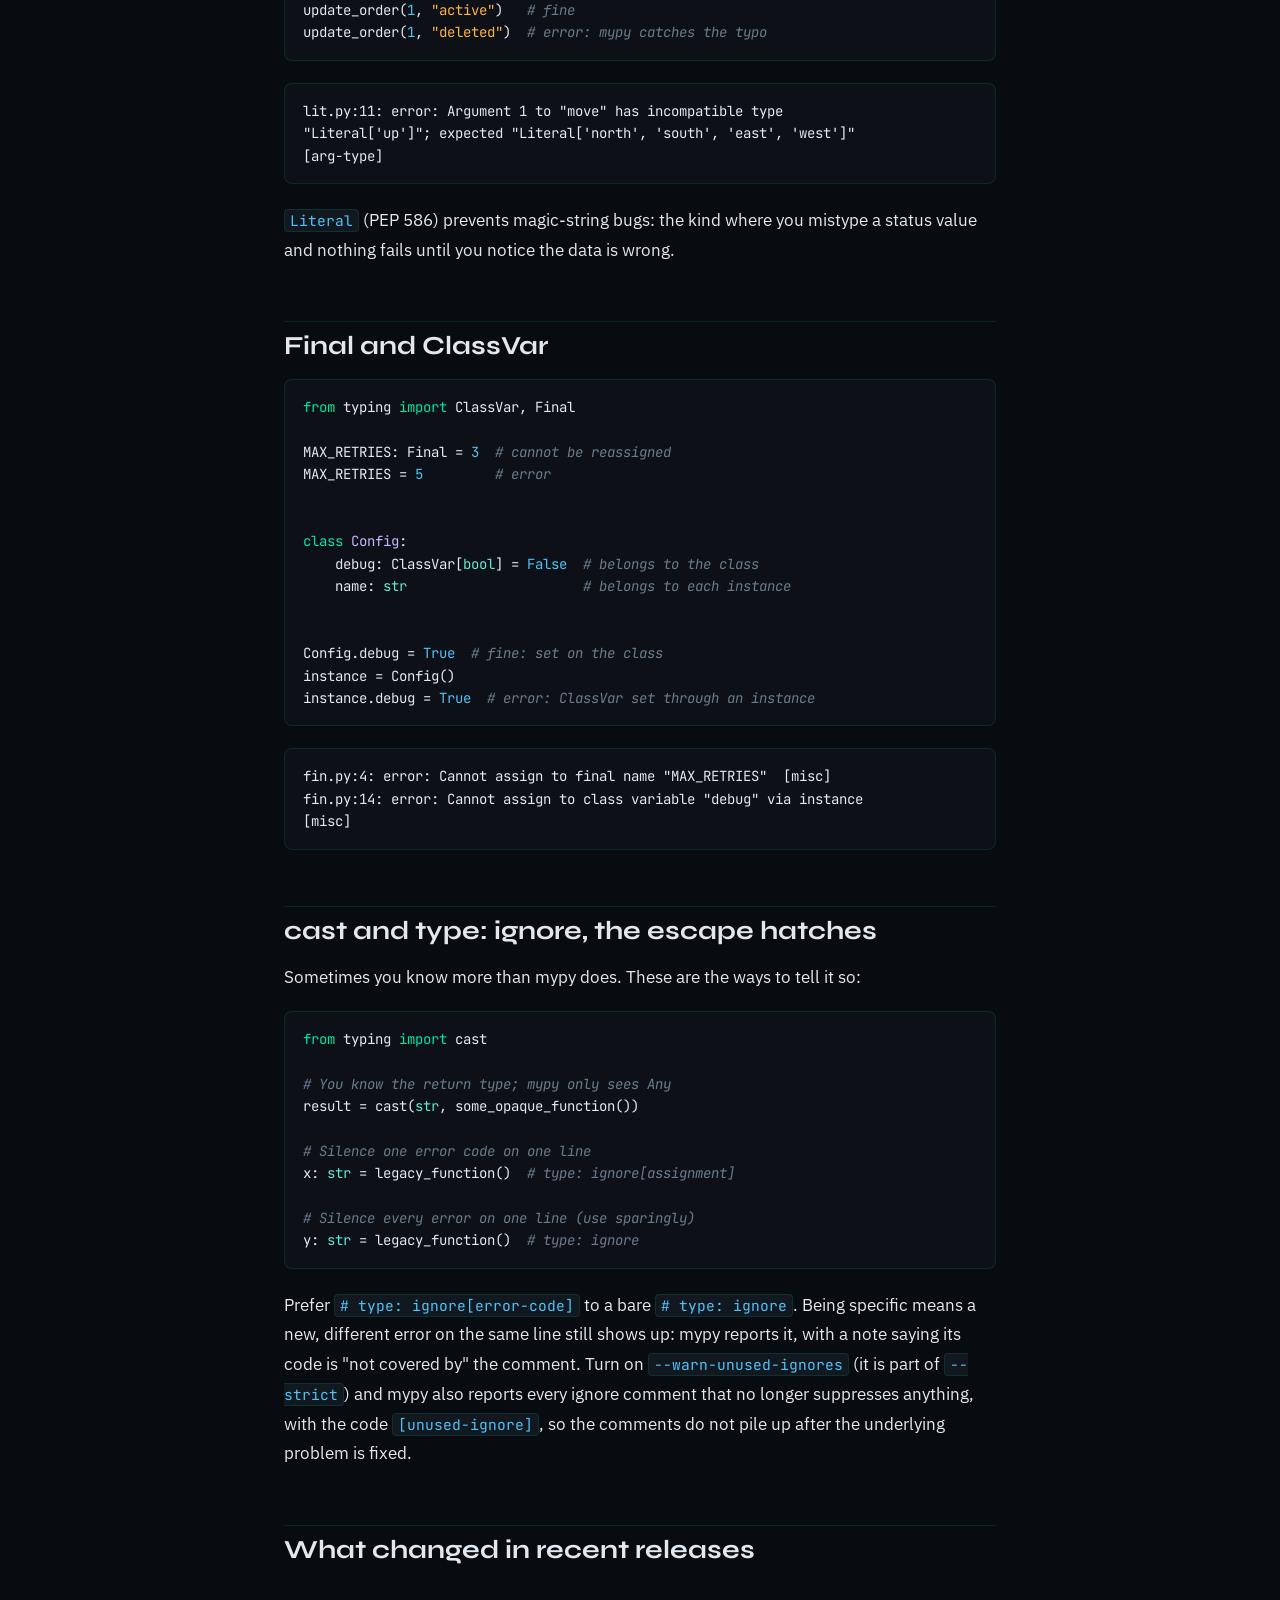
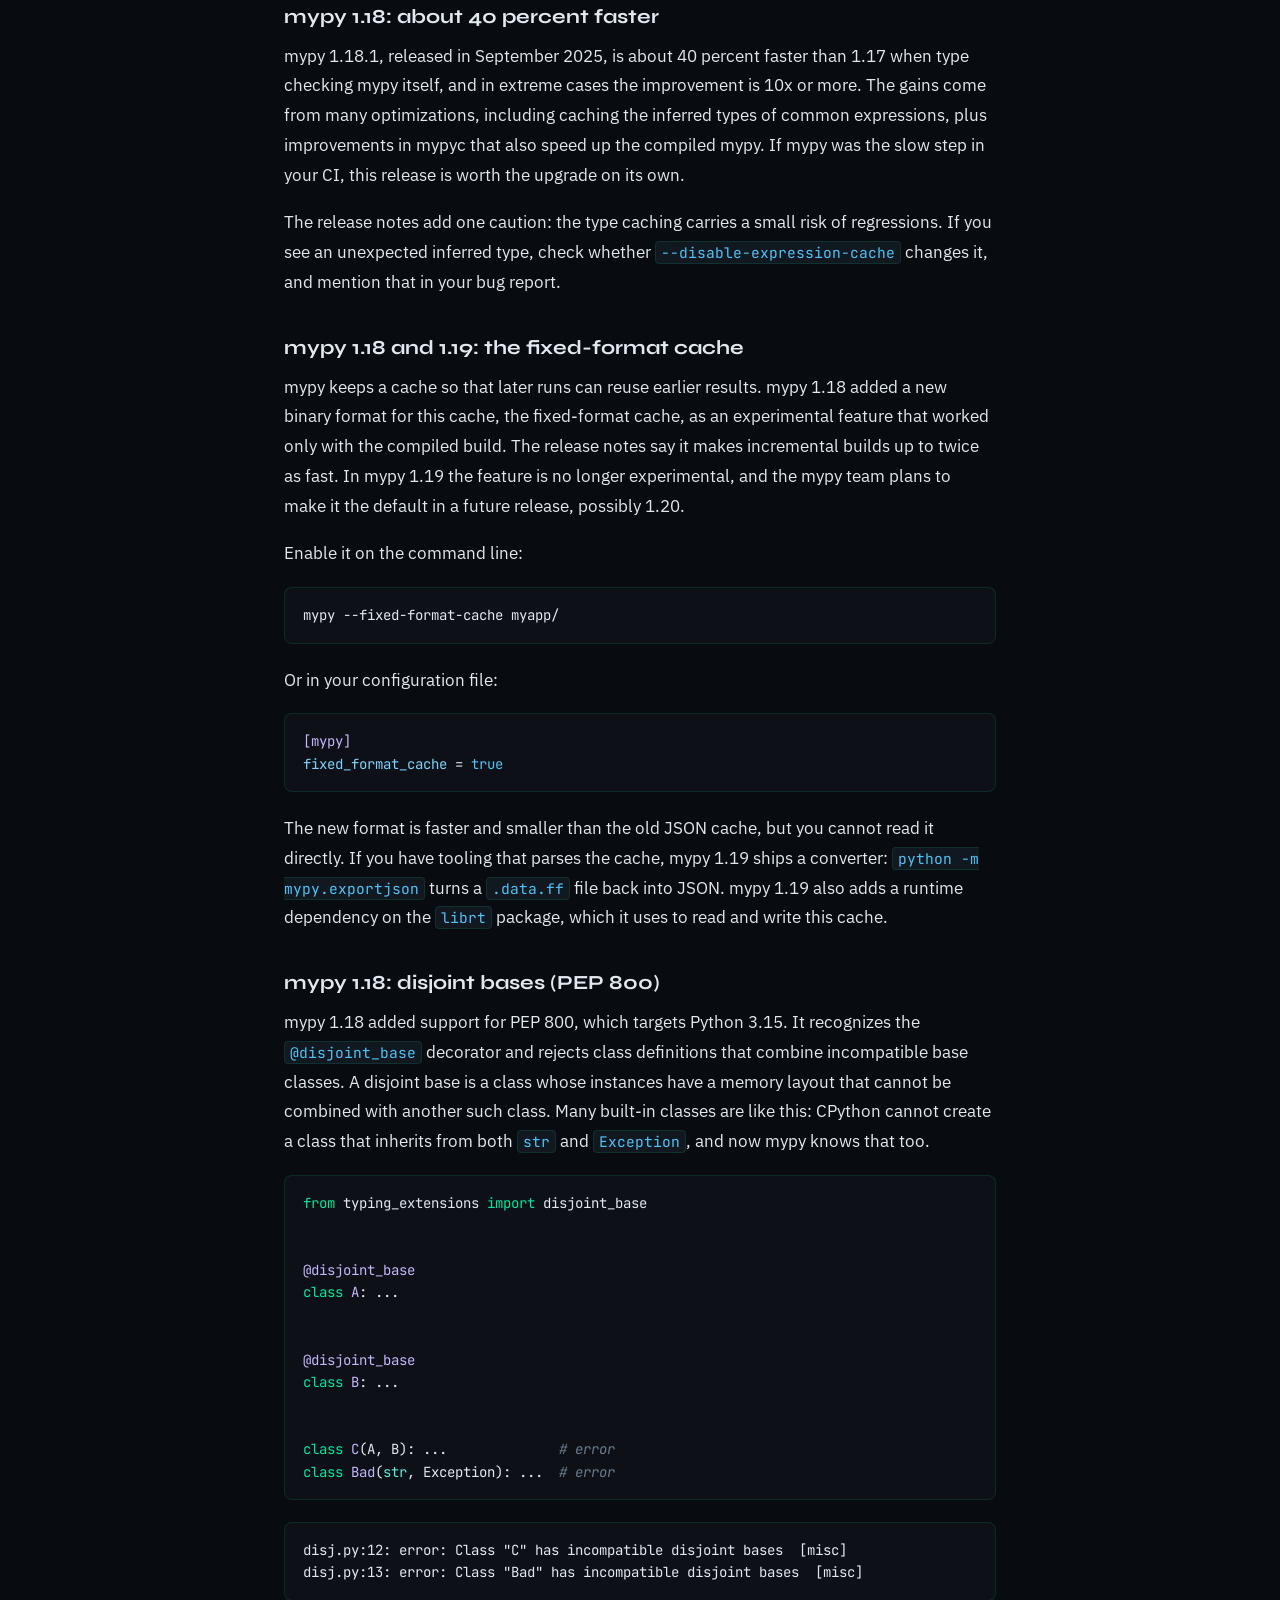
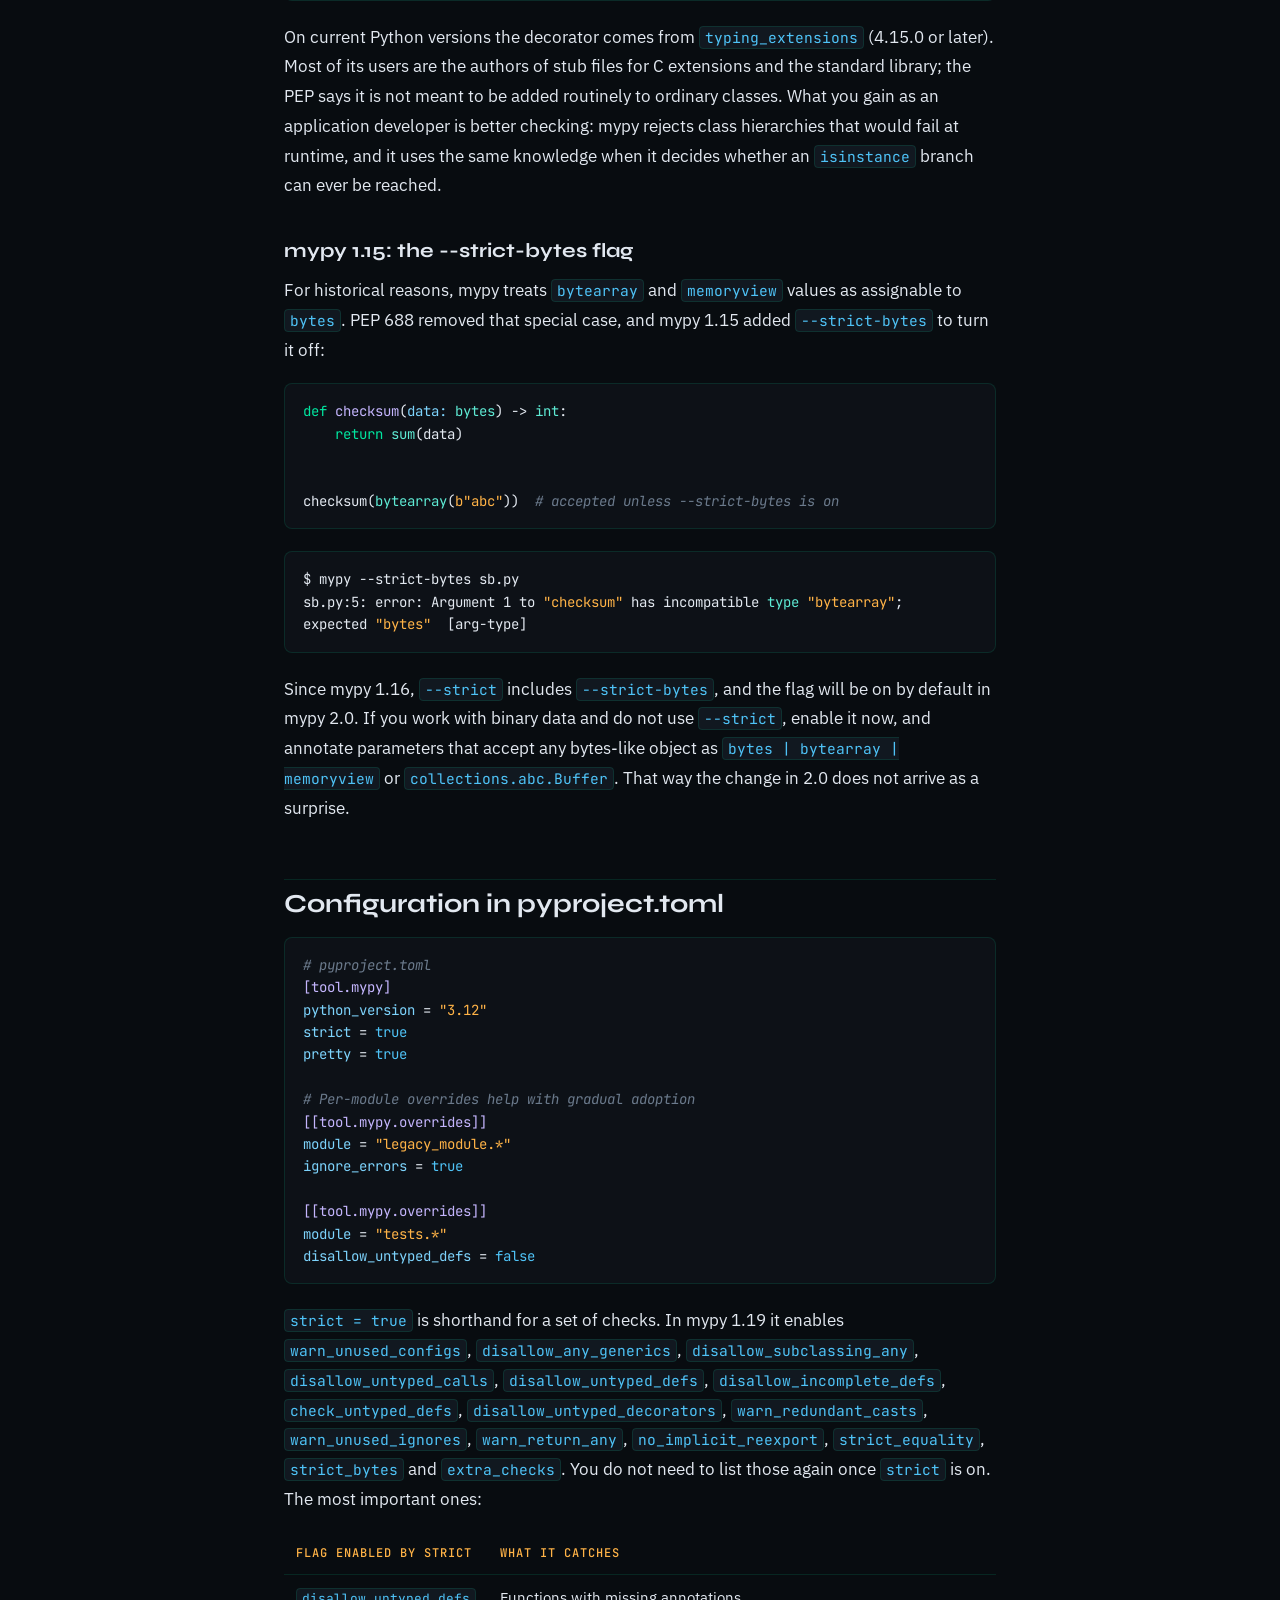
<file: blog/mypy-guide/index.html>
<!doctype html>
<html lang="en">
<head>
<meta charset="utf-8">
<meta name="viewport" content="width=device-width, initial-scale=1">
<title>mypy: make Python's type hints actually do something | Kapil Dagur</title>
<meta name="description" content="A practical guide to static type checking in Python with mypy 1.19: annotations, TypedDict, Protocols, generics, narrowing, strict mode, gradual adoption, plugins, CI and mypyc.">
<meta name="author" content="Kapil Dagur">
<link rel="canonical" href="https://kapildagur.github.io/blog/mypy-guide/">
<meta property="og:type" content="article">
<meta property="og:url" content="https://kapildagur.github.io/blog/mypy-guide/">
<meta property="og:title" content="mypy: make Python's type hints actually do something">
<meta property="og:description" content="Static type checking in Python with mypy 1.19, from the first annotation to strict mode, Protocols, TypedDict and mypyc.">
<meta property="og:image" content="https://github.com/kapildagur.png">
<meta property="article:published_time" content="2026-03-15">
<meta name="twitter:card" content="summary">
<link rel="icon" href="data:image/svg+xml,%3Csvg xmlns='http://www.w3.org/2000/svg' viewBox='0 0 40 40'%3E%3Crect width='40' height='40' rx='8' fill='%23080c10'/%3E%3Cg fill='none' stroke='%2300e6a0' stroke-width='2.6' stroke-linecap='round' stroke-linejoin='round'%3E%3Cpath d='M10 7c-3 0-4 1.5-4 4v5c0 2-1 3-3 3c2 0 3 1 3 3v5c0 2.5 1 4 4 4'/%3E%3Cpath d='M30 7c3 0 4 1.5 4 4v5c0 2 1 3 3 3c-2 0-3 1-3 3v5c0 2.5-1 4-4 4'/%3E%3C/g%3E%3Ctext x='20' y='25' text-anchor='middle' font-family='sans-serif' font-weight='800' font-size='12' fill='%23e2e8f0'%3EKD%3C/text%3E%3C/svg%3E">
<link rel="preconnect" href="https://fonts.googleapis.com">
<link rel="preconnect" href="https://fonts.gstatic.com" crossorigin>
<link href="https://fonts.googleapis.com/css2?family=IBM+Plex+Sans:wght@400;600&family=JetBrains+Mono:wght@400;500&family=Syne:wght@700;800&display=swap" rel="stylesheet">
<link rel="stylesheet" href="../blog.css?v=11">
</head>
<body>
<a class="skip-link" href="#main">Skip to content</a>

<nav class="site-nav" aria-label="Site">
  <a class="logo" href="../../" aria-label="Kapil Dagur, home"><svg class="logo-mark" viewBox="0 0 40 40" width="40" height="40" aria-hidden="true" focusable="false"><g fill="none" stroke="#00e6a0" stroke-width="2.2" stroke-linecap="round" stroke-linejoin="round"><path d="M9 6c-3 0-4 1.5-4 4v5c0 2-1 3-3 3c2 0 3 1 3 3v5c0 2.5 1 4 4 4" transform="translate(1 1)"/><path d="M31 6c3 0 4 1.5 4 4v5c0 2 1 3 3 3c-2 0-3 1-3 3v5c0 2.5-1 4-4 4" transform="translate(-1 1)"/></g><text x="20" y="24.5" text-anchor="middle" font-family="Arial, Helvetica, sans-serif" font-weight="700" font-size="11" fill="#e2e8f0">KD</text></svg></a>
  <ul>
    <li><a href="../../">Home</a></li>
    <li><a href="../" aria-current="page">Blog</a></li>
  </ul>
</nav>

<main id="main">
<article>
  <p class="post-meta">15 Mar 2026 · 21 min read · Python, Tooling</p>
  <h1>mypy: make Python's type hints actually do something</h1>
  <p class="lede">A practical guide to static type checking in Python: from your first annotation to strict mode, Protocols, TypedDict, mypyc, and what changed in mypy 1.15 to 1.19.</p>
  <p class="post-meta">Originally published on <a href="https://kapildagur.medium.com/mypy-make-pythons-type-hints-actually-do-something-b131c3f4d8cf">Medium</a>; revised for this site.</p>

  <p>Here is a scenario you have probably lived through. You write a function and it works. Six weeks later you call it from somewhere else, pass in <code>None</code> by accident, and get <code>AttributeError: 'NoneType' object has no attribute 'strip'</code> at 4 pm on a Friday. Then you spend twenty minutes tracing back through the call chain to find where the <code>None</code> came from.</p>

  <p>The information needed to catch that bug was already in the code. Nobody asked for it to be checked.</p>

  <p>mypy is the tool that asks. It reads your type annotations and reasons about your code before you run it, so it reports this kind of mistake at the line where you made it, not when a user hits it.</p>

  <p>This guide is written against mypy 1.19.1, released in December 2025 and the current release at the time of writing. It covers why type checking is worth it, how to read and write annotations, the main features of the type system, the recent mypy releases, and how to adopt all of it in an existing project.</p>

  <h2 id="type-hints">Doesn't Python already have type hints?</h2>

  <p>It does. Python has had type annotations since Python 3.5, specified in PEP 484. You can write this:</p>

<pre><code class="language-python">def greet(name: str) -&gt; str:
    return "Hello, " + name</code></pre>

  <p>At runtime, Python ignores those annotations. They are metadata. Nothing stops you from calling <code>greet(42)</code>: Python tries to concatenate <code>"Hello, "</code> with <code>42</code> and raises a <code>TypeError</code>.</p>

  <p>mypy is a static type checker. It reads your annotations and your code, and before anything runs, it tells you where the types do not line up. Think of it as a spell-checker for your type logic.</p>

  <p>It is also optional and incremental. You can add it to an existing project one file at a time, without a rewrite.</p>

  <h2 id="installation">Installation</h2>

<pre><code class="language-bash">pip install mypy
# or, in a uv project
uv add --dev mypy</code></pre>

  <p>Check your version:</p>

<pre><code class="language-bash">uv run mypy --version
# mypy 1.19.1 (compiled: yes)</code></pre>

  <p><code>(compiled: yes)</code> means you are running the build of mypy that is compiled with mypyc, which is what the wheels on PyPI contain. It is much faster than the pure Python version; more on mypyc later.</p>

  <h2 id="first-file">Your first type-checked file</h2>

<pre><code class="language-python"># greet.py
def greet(name: str) -&gt; str:
    return "Hello, " + name

result = greet("Alice")   # fine
wrong = greet(42)         # mypy catches this</code></pre>

  <p>Run mypy on it:</p>

<pre><code class="language-plaintext">$ mypy --pretty greet.py
greet.py:5: error: Argument 1 to "greet" has incompatible type "int";
expected "str"  [arg-type]
    wrong = greet(42)         # mypy catches this
                  ^~
Found 1 error in 1 file (checked 1 source file)</code></pre>

  <p>That is the core value of mypy: it found the bug before the code ran. No test, no runtime, no user report.</p>

  <h2 id="output">Reading mypy's output</h2>

  <p>Every mypy message follows the same format:</p>

<pre><code class="language-plaintext">FILE:LINE: SEVERITY: MESSAGE  [ERROR-CODE]</code></pre>

  <ul>
    <li><code>greet.py:5</code> is the file and line where the problem is.</li>
    <li><code>error</code> is the severity. You will also see <code>note</code> lines, which add context to an error.</li>
    <li><code>[arg-type]</code> is the error code. You can use it to silence or filter one kind of error without hiding the others.</li>
  </ul>

  <p>Without <code>--pretty</code>, each message is a single line. With it, mypy wraps long messages to the width of your terminal and points at the exact expression, which is how the samples in this post are shown. The messages are precise and readable, and that is one of mypy's real strengths.</p>

  <h2 id="basics">The basic type annotations</h2>

  <h3>Built-in types</h3>

<pre><code class="language-python">name: str = "Alice"
age: int = 30
height: float = 5.9
active: bool = True
data: bytes = b"hello"</code></pre>

  <h3>Collections</h3>

  <p>Since Python 3.9 (PEP 585) you can use the built-in collection types directly, with no import from <code>typing</code>:</p>

<pre><code class="language-python">names: list[str] = ["Alice", "Bob"]
scores: dict[str, int] = {"Alice": 95, "Bob": 87}
coords: tuple[float, float] = (1.0, 2.0)
unique: set[str] = {"a", "b", "c"}

# A tuple of any length, all ints
items: tuple[int, ...] = (1, 2, 3, 4)</code></pre>

  <h3>Optional values</h3>

  <p>A value that may be <code>None</code> can be written two ways. They mean the same thing; the <code>|</code> syntax needs Python 3.10 or later (PEP 604) and is the one I use.</p>

<pre><code class="language-python">from typing import Optional


def find_user(user_id: int) -&gt; Optional[str]:  # classic spelling
    ...


def find_user_by_email(email: str) -&gt; str | None:  # modern, preferred
    ...</code></pre>

  <p>The two functions have different names on purpose. If you define <code>find_user</code> twice in one module to compare the spellings, mypy reports the second one as a redefinition.</p>

  <p><code>str | None</code> means "either a <code>str</code> or <code>None</code>". It is one of the most useful annotations you can write, because mypy then makes you handle the <code>None</code> case everywhere the value is used. That is exactly the Friday afternoon bug from the introduction.</p>

  <h3>Union types</h3>

<pre><code class="language-python">from typing import Union


def process(value: Union[str, int]) -&gt; str:  # older spelling
    return str(value)


def process_new(value: str | int) -&gt; str:  # Python 3.10 and later
    return str(value)</code></pre>

  <h2 id="functions">Function annotations in depth</h2>

<pre><code class="language-python">from collections.abc import Callable, Generator, Iterator


# A function that takes another function as an argument
def apply(func: Callable[[int], str], value: int) -&gt; str:
    return func(value)


# A generator: yield type, send type, return type
def count_up(start: int) -&gt; Generator[int, None, None]:
    while True:
        yield start
        start += 1


# When you only yield, Iterator[int] is shorter and means the same
def count_up_simple(start: int) -&gt; Iterator[int]:
    while True:
        yield start
        start += 1


# *args and **kwargs: annotate the type of each item
def log(*args: str, **kwargs: int) -&gt; None:
    ...


# A function that returns nothing
def setup() -&gt; None:
    ...</code></pre>

  <h2 id="typeddict">TypedDict: typing your dictionaries</h2>

  <p>This is one of the most practical features for real code. If you pass dictionaries around as structured data, <code>TypedDict</code> (PEP 589, Python 3.8) gives mypy a structure to check them against:</p>

<pre><code class="language-python">from typing import TypedDict


class UserConfig(TypedDict):
    name: str
    age: int
    email: str


def send_welcome(config: UserConfig) -&gt; None:
    print(f"Welcome, {config['name']}!")
    print(f"Sending to {config['email']}")


send_welcome({"name": "Alice", "age": 30, "email": "alice@example.com"})
send_welcome({"name": "Bob", "age": 25})
send_welcome(
    {"name": "Carol", "age": "thirty", "email": "carol@example.com"}
)</code></pre>

  <p>The first call is fine. mypy reports the other two:</p>

<pre><code class="language-plaintext">typeddict_demo.py:16: error: Missing key "email" for TypedDict "UserConfig"
 [typeddict-item]
typeddict_demo.py:18: error: Incompatible types (expression has type "str",
TypedDict item "age" has type "int")  [typeddict-item]</code></pre>

  <p>You can also mark individual keys as optional with <code>NotRequired</code> (PEP 655, in <code>typing</code> since Python 3.11; use <code>typing_extensions</code> on older versions):</p>

<pre><code class="language-python">from typing import NotRequired, TypedDict


class UserConfig(TypedDict):
    name: str
    email: str
    age: NotRequired[int]  # this key may be missing


ok: UserConfig = {"name": "Dana", "email": "dana@example.com"}</code></pre>

  <h2 id="dataclasses">dataclasses and type safety</h2>

  <p>Python's dataclasses work well with mypy:</p>

<pre><code class="language-python">from dataclasses import dataclass, field


@dataclass
class Product:
    name: str
    price: float
    tags: list[str] = field(default_factory=list)
    in_stock: bool = True


p = Product(name="Widget", price=9.99)
print(p.price + 1)    # fine: float + int
print(p.price + "1")  # error: float + str</code></pre>

<pre><code class="language-plaintext">dc.py:14: error: Unsupported operand types for + ("float" and "str")
[operator]</code></pre>

  <p>You already write the field types when you use dataclasses, so the type checking comes almost for free.</p>

  <h2 id="protocols">Protocols: duck typing with type safety</h2>

  <p>This is one of the most useful and least used features of the type system. In Python, a class does not need to inherit from anything to be compatible with code that uses it: if an object has the right methods, it works. Protocols (PEP 544, Python 3.8) let you describe that with full type checking.</p>

<pre><code class="language-python">from typing import Protocol


class Drawable(Protocol):
    def draw(self) -&gt; None: ...
    def resize(self, factor: float) -&gt; None: ...


class Circle:
    def __init__(self, radius: float) -&gt; None:
        self.radius = radius

    def draw(self) -&gt; None:
        print("Drawing circle")

    def resize(self, factor: float) -&gt; None:
        self.radius *= factor


class Square:
    def __init__(self, side: float) -&gt; None:
        self.side = side

    def draw(self) -&gt; None:
        print("Drawing square")

    def resize(self, factor: float) -&gt; None:
        self.side *= factor


def render(shape: Drawable) -&gt; None:
    shape.draw()


render(Circle(1.0))  # fine
render(Square(2.0))  # fine
render("hello")      # error: str has no draw() or resize()</code></pre>

<pre><code class="language-plaintext">proto.py:37: error: Argument 1 to "render" has incompatible type "str";
expected "Drawable"  [arg-type]</code></pre>

  <p><code>Circle</code> and <code>Square</code> do not inherit from <code>Drawable</code>. They do not even know it exists. Because their methods match the protocol, mypy accepts them. This is structural subtyping: Python's usual duck typing, made checkable before the code runs.</p>

  <h2 id="generics">Generics: flexible code that stays type-safe</h2>

<pre><code class="language-python">from typing import Generic, TypeVar

T = TypeVar("T")


class Stack(Generic[T]):
    def __init__(self) -&gt; None:
        self._items: list[T] = []

    def push(self, item: T) -&gt; None:
        self._items.append(item)

    def pop(self) -&gt; T:
        return self._items.pop()


int_stack: Stack[int] = Stack()
int_stack.push(1)
int_stack.push(2)
value: int = int_stack.pop()  # mypy knows this is int
int_stack.push("hello")       # error: expected int, got str</code></pre>

<pre><code class="language-plaintext">gen.py:21: error: Argument 1 to "push" of "Stack" has incompatible type
"str"; expected "int"  [arg-type]</code></pre>

  <p>Python 3.12 added a shorter syntax for generics (PEP 695). The type parameter is declared in brackets after the class name, with no <code>TypeVar</code> import:</p>

<pre><code class="language-python">class Stack[T]:
    def __init__(self) -&gt; None:
        self._items: list[T] = []

    def push(self, item: T) -&gt; None:
        self._items.append(item)

    def pop(self) -&gt; T:
        return self._items.pop()</code></pre>

  <h2 id="narrowing">Narrowing: mypy follows your logic</h2>

  <p>One of mypy's most impressive abilities is type narrowing. It tracks how <code>isinstance</code> checks, <code>if</code> conditions and <code>assert</code> statements change which types are possible at each point in your code.</p>

<pre><code class="language-python">def process(value: str | int | None) -&gt; str:
    if value is None:
        return "nothing"
    # Here mypy knows value is str | int.
    if isinstance(value, int):
        return str(value * 2)
    # Here mypy knows value is str.
    return value.upper()


def get_user(user_id: int) -&gt; str | None:
    return None if user_id &lt; 0 else "alice"


user = get_user(1)
assert user is not None  # mypy narrows user to str after this line
print(user.upper())      # safe</code></pre>

  <p>This is what makes mypy feel smart rather than pedantic. It does not match types mechanically; it reasons about your control flow. If you want to see what mypy has inferred at any point, add <code>reveal_type(user)</code> and run mypy: it prints a note such as <code>Revealed type is "builtins.str"</code>.</p>

  <h2 id="literal">Literal types: when the value matters, not only the type</h2>

<pre><code class="language-python">from typing import Literal

Direction = Literal["north", "south", "east", "west"]


def move(direction: Direction) -&gt; None:
    print(f"Moving {direction}")


move("north")  # fine
move("up")     # error: not a valid Direction

# Useful for status codes, modes and states
Status = Literal["pending", "active", "cancelled"]


def update_order(order_id: int, status: Status) -&gt; None:
    ...


update_order(1, "active")   # fine
update_order(1, "deleted")  # error: mypy catches the typo</code></pre>

<pre><code class="language-plaintext">lit.py:11: error: Argument 1 to "move" has incompatible type
"Literal['up']"; expected "Literal['north', 'south', 'east', 'west']"
[arg-type]</code></pre>

  <p><code>Literal</code> (PEP 586) prevents magic-string bugs: the kind where you mistype a status value and nothing fails until you notice the data is wrong.</p>

  <h2 id="final">Final and ClassVar</h2>

<pre><code class="language-python">from typing import ClassVar, Final

MAX_RETRIES: Final = 3  # cannot be reassigned
MAX_RETRIES = 5         # error


class Config:
    debug: ClassVar[bool] = False  # belongs to the class
    name: str                      # belongs to each instance


Config.debug = True  # fine: set on the class
instance = Config()
instance.debug = True  # error: ClassVar set through an instance</code></pre>

<pre><code class="language-plaintext">fin.py:4: error: Cannot assign to final name "MAX_RETRIES"  [misc]
fin.py:14: error: Cannot assign to class variable "debug" via instance
[misc]</code></pre>

  <h2 id="escape-hatches">cast and type: ignore, the escape hatches</h2>

  <p>Sometimes you know more than mypy does. These are the ways to tell it so:</p>

<pre><code class="language-python">from typing import cast

# You know the return type; mypy only sees Any
result = cast(str, some_opaque_function())

# Silence one error code on one line
x: str = legacy_function()  # type: ignore[assignment]

# Silence every error on one line (use sparingly)
y: str = legacy_function()  # type: ignore</code></pre>

  <p>Prefer <code># type: ignore[error-code]</code> to a bare <code># type: ignore</code>. Being specific means a new, different error on the same line still shows up: mypy reports it, with a note saying its code is "not covered by" the comment. Turn on <code>--warn-unused-ignores</code> (it is part of <code>--strict</code>) and mypy also reports every ignore comment that no longer suppresses anything, with the code <code>[unused-ignore]</code>, so the comments do not pile up after the underlying problem is fixed.</p>

  <h2 id="recent">What changed in recent releases</h2>

  <h3>mypy 1.18: about 40 percent faster</h3>

  <p>mypy 1.18.1, released in September 2025, is about 40 percent faster than 1.17 when type checking mypy itself, and in extreme cases the improvement is 10x or more. The gains come from many optimizations, including caching the inferred types of common expressions, plus improvements in mypyc that also speed up the compiled mypy. If mypy was the slow step in your CI, this release is worth the upgrade on its own.</p>

  <p>The release notes add one caution: the type caching carries a small risk of regressions. If you see an unexpected inferred type, check whether <code>--disable-expression-cache</code> changes it, and mention that in your bug report.</p>

  <h3>mypy 1.18 and 1.19: the fixed-format cache</h3>

  <p>mypy keeps a cache so that later runs can reuse earlier results. mypy 1.18 added a new binary format for this cache, the fixed-format cache, as an experimental feature that worked only with the compiled build. The release notes say it makes incremental builds up to twice as fast. In mypy 1.19 the feature is no longer experimental, and the mypy team plans to make it the default in a future release, possibly 1.20.</p>

  <p>Enable it on the command line:</p>

<pre><code class="language-bash">mypy --fixed-format-cache myapp/</code></pre>

  <p>Or in your configuration file:</p>

<pre><code class="language-ini">[mypy]
fixed_format_cache = true</code></pre>

  <p>The new format is faster and smaller than the old JSON cache, but you cannot read it directly. If you have tooling that parses the cache, mypy 1.19 ships a converter: <code>python -m mypy.exportjson</code> turns a <code>.data.ff</code> file back into JSON. mypy 1.19 also adds a runtime dependency on the <code>librt</code> package, which it uses to read and write this cache.</p>

  <h3>mypy 1.18: disjoint bases (PEP 800)</h3>

  <p>mypy 1.18 added support for PEP 800, which targets Python 3.15. It recognizes the <code>@disjoint_base</code> decorator and rejects class definitions that combine incompatible base classes. A disjoint base is a class whose instances have a memory layout that cannot be combined with another such class. Many built-in classes are like this: CPython cannot create a class that inherits from both <code>str</code> and <code>Exception</code>, and now mypy knows that too.</p>

<pre><code class="language-python">from typing_extensions import disjoint_base


@disjoint_base
class A: ...


@disjoint_base
class B: ...


class C(A, B): ...              # error
class Bad(str, Exception): ...  # error</code></pre>

<pre><code class="language-plaintext">disj.py:12: error: Class "C" has incompatible disjoint bases  [misc]
disj.py:13: error: Class "Bad" has incompatible disjoint bases  [misc]</code></pre>

  <p>On current Python versions the decorator comes from <code>typing_extensions</code> (4.15.0 or later). Most of its users are the authors of stub files for C extensions and the standard library; the PEP says it is not meant to be added routinely to ordinary classes. What you gain as an application developer is better checking: mypy rejects class hierarchies that would fail at runtime, and it uses the same knowledge when it decides whether an <code>isinstance</code> branch can ever be reached.</p>

  <h3>mypy 1.15: the --strict-bytes flag</h3>

  <p>For historical reasons, mypy treats <code>bytearray</code> and <code>memoryview</code> values as assignable to <code>bytes</code>. PEP 688 removed that special case, and mypy 1.15 added <code>--strict-bytes</code> to turn it off:</p>

<pre><code class="language-python">def checksum(data: bytes) -&gt; int:
    return sum(data)


checksum(bytearray(b"abc"))  # accepted unless --strict-bytes is on</code></pre>

<pre><code class="language-bash">$ mypy --strict-bytes sb.py
sb.py:5: error: Argument 1 to "checksum" has incompatible type "bytearray";
expected "bytes"  [arg-type]</code></pre>

  <p>Since mypy 1.16, <code>--strict</code> includes <code>--strict-bytes</code>, and the flag will be on by default in mypy 2.0. If you work with binary data and do not use <code>--strict</code>, enable it now, and annotate parameters that accept any bytes-like object as <code>bytes | bytearray | memoryview</code> or <code>collections.abc.Buffer</code>. That way the change in 2.0 does not arrive as a surprise.</p>

  <h2 id="configuration">Configuration in pyproject.toml</h2>

<pre><code class="language-ini"># pyproject.toml
[tool.mypy]
python_version = "3.12"
strict = true
pretty = true

# Per-module overrides help with gradual adoption
[[tool.mypy.overrides]]
module = "legacy_module.*"
ignore_errors = true

[[tool.mypy.overrides]]
module = "tests.*"
disallow_untyped_defs = false</code></pre>

  <p><code>strict = true</code> is shorthand for a set of checks. In mypy 1.19 it enables <code>warn_unused_configs</code>, <code>disallow_any_generics</code>, <code>disallow_subclassing_any</code>, <code>disallow_untyped_calls</code>, <code>disallow_untyped_defs</code>, <code>disallow_incomplete_defs</code>, <code>check_untyped_defs</code>, <code>disallow_untyped_decorators</code>, <code>warn_redundant_casts</code>, <code>warn_unused_ignores</code>, <code>warn_return_any</code>, <code>no_implicit_reexport</code>, <code>strict_equality</code>, <code>strict_bytes</code> and <code>extra_checks</code>. You do not need to list those again once <code>strict</code> is on. The most important ones:</p>

  <div class="table-wrap">
  <table>
    <thead><tr><th>Flag enabled by strict</th><th>What it catches</th></tr></thead>
    <tbody>
      <tr><td><code>disallow_untyped_defs</code></td><td>Functions with missing annotations</td></tr>
      <tr><td><code>check_untyped_defs</code></td><td>Errors inside the bodies of functions that have no annotations</td></tr>
      <tr><td><code>disallow_any_generics</code></td><td>Generic types used without parameters, such as <code>list</code> instead of <code>list[str]</code></td></tr>
      <tr><td><code>warn_return_any</code></td><td>Returning <code>Any</code> from a function declared to return a specific type</td></tr>
      <tr><td><code>strict_equality</code></td><td>Equality and containment checks between types that can never be equal</td></tr>
      <tr><td><code>strict_bytes</code></td><td><code>bytearray</code> or <code>memoryview</code> passed where <code>bytes</code> is expected</td></tr>
    </tbody>
  </table>
  </div>

  <p>Two settings you may see in older configurations are no longer needed. Error codes are shown by default, so <code>show_error_codes = true</code> changes nothing. Implicit <code>Optional</code> has been off by default since mypy 0.990: a parameter with a <code>None</code> default must be annotated <code>T | None</code> explicitly, whether or not you use <code>strict</code>.</p>

  <p>For an existing codebase, start without <code>strict</code> and turn on individual flags. Move to <code>strict = true</code> once the code is fully annotated. For a new project, start strict from the first commit.</p>

  <h2 id="gradual">Gradual typing: the practical adoption path</h2>

  <p>mypy is designed for incremental adoption. You do not have to type-check everything or nothing.</p>

  <p><strong>Step 1: quiet the missing imports.</strong> Some third-party libraries ship no type information. <code>--ignore-missing-imports</code> stops mypy from reporting them. Once things settle, prefer a per-module override with <code>ignore_missing_imports = true</code> for the specific libraries, so a typo in one of your own imports is still reported.</p>

<pre><code class="language-bash">mypy myapp/ --ignore-missing-imports</code></pre>

  <p><strong>Step 2: check one file or package at a time.</strong></p>

<pre><code class="language-bash">mypy myapp/models.py   # one file
mypy myapp/services/   # one directory</code></pre>

  <p><strong>Step 3: mark known problems.</strong> Put a <code># type: ignore[code]</code> on the lines you cannot fix yet and move on. You can come back to them later.</p>

  <p><strong>Step 4: turn on stricter flags one at a time.</strong></p>

<pre><code class="language-bash">mypy myapp/ --disallow-untyped-defs  # annotate every function first
mypy myapp/ --warn-return-any        # then this
mypy myapp/ --strict                 # the goal</code></pre>

  <p><strong>Step 5: track how much is still untyped.</strong></p>

<pre><code class="language-bash">mypy myapp/ --any-exprs-report mypy-any/</code></pre>

  <p>This writes <code>any-exprs.txt</code>, which lists for each module how many expressions have type <code>Any</code> and the percentage that do not, and <code>types-of-anys.txt</code>, which breaks the <code>Any</code> types down by cause. The coverage percentage is a useful number to track over time.</p>

  <h2 id="stubs">Stub files: when libraries do not have types</h2>

  <p>If a library does not ship type information, you have three options.</p>

  <p><strong>1. Install a stub package.</strong> This is the most common case.</p>

<pre><code class="language-bash">pip install pandas-stubs
pip install types-requests
pip install types-PyYAML</code></pre>

  <p>Stubs for many popular libraries live in the typeshed project and are published to PyPI as <code>types-*</code> packages. Others, such as <code>pandas-stubs</code>, are maintained separately and use the <code>-stubs</code> suffix from PEP 561.</p>

  <p><strong>2. Write your own stub file.</strong> A <code>.pyi</code> file holds only signatures. Put it in a directory on <code>MYPYPATH</code> (or the <code>mypy_path</code> setting):</p>

<pre><code class="language-python"># stubs/legacy_http.pyi
from typing import Any

class Response:
    status_code: int
    text: str
    def json(self) -&gt; Any: ...

def get(url: str, **kwargs: Any) -&gt; Response: ...
def post(url: str, **kwargs: Any) -&gt; Response: ...</code></pre>

  <p><strong>3. Ship a <code>py.typed</code> marker.</strong> If you are a library author, add an empty <code>py.typed</code> file to your package (PEP 561). It tells mypy and other checkers that the package's inline annotations are meant to be used:</p>

<pre><code class="language-plaintext">mypackage/
    __init__.py
    py.typed     # empty file: the package ships its own types
    core.py</code></pre>

  <h2 id="ci">Running mypy in CI</h2>

<pre><code class="language-yaml"># GitHub Actions, in a uv project
- name: Type check
  run: uv run mypy myapp/ --strict

# Or with uvx, without adding mypy to the project
- name: Type check
  run: uvx mypy myapp/ --strict</code></pre>

  <p><code>uvx</code> runs mypy in its own isolated environment, so it cannot see your project's dependencies. It suits a package with no third-party imports; otherwise use <code>uv run</code>.</p>

  <p>The same isolation applies to the pre-commit hook, which is why you list stub packages and plugins there as <code>additional_dependencies</code>:</p>

<pre><code class="language-yaml"># .pre-commit-config.yaml
repos:
  - repo: https://github.com/pre-commit/mirrors-mypy
    rev: v1.19.1
    hooks:
      - id: mypy
        additional_dependencies: [types-requests, pandas-stubs]</code></pre>

  <h2 id="mypyc">mypyc: compile Python to C extensions</h2>

  <p>This one is a real bonus. mypy comes with mypyc, a compiler that uses your type annotations to compile Python modules into C extensions. According to the mypyc documentation, existing annotated code is often 1.5x to 5x faster when compiled, and code tuned for mypyc can be 5x to 10x faster. Existing code often needs only minor changes to compile.</p>

<pre><code class="language-bash">pip install "mypy[mypyc]"

# Compile a module (you need a C compiler)
mypyc myapp/hot_path.py

# The extension is written next to the source, and Python imports
# it in place of the .py file
python -c "import myapp.hot_path"</code></pre>

  <p>mypy itself is compiled with mypyc, which the mypyc documentation credits with a 4x speedup over interpreted Python. That is why <code>(compiled: yes)</code> in the version output matters. If you have CPU-bound Python code with complete type annotations, mypyc is worth a benchmark.</p>

  <h2 id="alternatives">mypy and the alternatives</h2>

  <p><strong>Pyright and Pylance.</strong> Pyright, from Microsoft, powers Pylance in VS Code and is mypy's strongest competitor. It is fast on large codebases and has the better editor integration out of the box. mypy has been around longer, has a larger plugin ecosystem, and comes with mypyc. Pyright has stricter defaults in some areas; mypy is more configurable for gradual adoption. Most teams pick one and stay with it.</p>

  <p><strong>Pytype, from Google.</strong> Pytype infers more on its own and can check unannotated code, but Google has announced that Python 3.12 is the last version it will support. I would not start a new project on it.</p>

  <p><strong>Pyre, from Meta.</strong> Pyre was built for very large monorepos. Meta has since replaced it with Pyrefly, its next-generation type checker and language server.</p>

  <p><strong>Ruff.</strong> Ruff has lint rules about type annotations, but it is not a type checker. mypy and Ruff complement each other; use both.</p>

  <p>My summary: mypy or Pyright for most teams. If you are on VS Code and want the best editor experience, Pyright and Pylance are excellent. If you want CI integration, framework plugins (Django, Pydantic) and mypyc, mypy has the richer ecosystem.</p>

  <h2 id="plugins">mypy plugins: framework-aware type checking</h2>

  <p>mypy supports plugins that teach it how a framework behaves at runtime:</p>

<pre><code class="language-ini">[tool.mypy]
plugins = [
    "mypy_django_plugin.main",
    "pydantic.mypy",
]

[tool.django-stubs]
django_settings_module = "myproject.settings"</code></pre>

  <ul>
    <li><strong>django-stubs</strong> with its <code>mypy_django_plugin</code> understands model fields, <code>QuerySet</code> types, <code>request.user</code> and more. It needs to know your settings module, either from the <code>[tool.django-stubs]</code> section above or from <code>DJANGO_SETTINGS_MODULE</code>. Without it, much of the Django ORM looks like <code>Any</code> to mypy.</li>
    <li><strong><code>pydantic.mypy</code></strong> ships inside Pydantic and makes mypy understand model fields, validators and the generated <code>__init__</code> signatures more precisely.</li>
    <li><strong>SQLAlchemy</strong> has a plugin, <code>sqlalchemy.ext.mypy.plugin</code>, but it is deprecated and will be removed in SQLAlchemy 2.1. On SQLAlchemy 2.0, use the native <code>Mapped[]</code> annotations with <code>mapped_column()</code> instead; they need no plugin.</li>
  </ul>

  <h2 id="workflow">A real-world workflow</h2>

  <p>Here is a small FastAPI project, fully typed and checked with the <code>strict</code> configuration above plus the Pydantic plugin.</p>

<pre><code class="language-python"># myapp/models.py
from datetime import datetime

from pydantic import BaseModel


class UserCreate(BaseModel):
    name: str
    email: str
    age: int | None = None


class UserResponse(BaseModel):
    id: int
    name: str
    email: str
    created_at: datetime</code></pre>

  <p>The database layer is a stand-in here; in a real project it wraps your ORM session. What matters to mypy is that <code>add_user</code> and <code>get_db</code> are annotated.</p>

<pre><code class="language-python"># myapp/database.py
from collections.abc import Iterator
from dataclasses import dataclass, field
from datetime import datetime, timezone


@dataclass
class UserRow:
    id: int
    name: str
    email: str
    age: int | None
    created_at: datetime


@dataclass
class Session:
    rows: list[UserRow] = field(default_factory=list)

    def add_user(
        self, *, name: str, email: str, age: int | None
    ) -&gt; UserRow:
        row = UserRow(
            id=len(self.rows) + 1,
            name=name,
            email=email,
            age=age,
            created_at=datetime.now(timezone.utc),
        )
        self.rows.append(row)
        return row


def get_db() -&gt; Iterator[Session]:
    yield Session()</code></pre>

<pre><code class="language-python"># myapp/services.py
from .database import Session
from .models import UserCreate, UserResponse


def create_user(db: Session, data: UserCreate) -&gt; UserResponse:
    user = db.add_user(
        name=data.name,
        email=data.email,
        age=data.age,
    )
    return UserResponse(
        id=user.id,
        name=user.name,
        email=user.email,
        created_at=user.created_at,
    )</code></pre>

<pre><code class="language-python"># myapp/app.py
from typing import Annotated

from fastapi import Depends, FastAPI

from .database import Session, get_db
from .models import UserCreate, UserResponse
from .services import create_user

app = FastAPI()


@app.post("/users", response_model=UserResponse)
def register(
    data: UserCreate,
    db: Annotated[Session, Depends(get_db)],
) -&gt; UserResponse:
    return create_user(db, data)</code></pre>

<pre><code class="language-plaintext">$ mypy myapp
Success: no issues found in 5 source files</code></pre>

  <p>The dependency is written as <code>Annotated[Session, Depends(get_db)]</code>. The older form, <code>db=Depends(get_db)</code> with no annotation, fails under <code>--strict</code> with "Function is missing a type annotation for one or more arguments", and inside the function mypy would not know what <code>db</code> is.</p>

  <p>The whole request and response path is now checked. If you change a field of <code>UserCreate</code>, for example make <code>name</code> optional, mypy tells you every place in the codebase that assumed it was always a <code>str</code>.</p>

  <h2 id="commands">The commands you will actually use</h2>

<pre><code class="language-bash"># Basic check
mypy myapp/

# Check a single file
mypy myapp/services.py

# Strict mode (recommended for new projects)
mypy myapp/ --strict

# Readable output with source lines and markers
mypy myapp/ --pretty

# Check against a specific Python version
mypy myapp/ --python-version 3.12

# Use the binary cache for faster incremental runs
mypy myapp/ --fixed-format-cache

# Show column numbers in messages
mypy myapp/ --show-column-numbers

# HTML report of type coverage (needs: pip install "mypy[reports]")
mypy myapp/ --html-report mypy-report/
# then open mypy-report/index.html in a browser</code></pre>

  <h2 id="further">Where to go from here</h2>

  <ul>
    <li>The <a href="https://mypy.readthedocs.io/en/stable/">mypy documentation</a>. The type system reference section is excellent, and the page on <a href="https://mypy.readthedocs.io/en/stable/existing_code.html">using mypy with an existing codebase</a> expands on the adoption path above.</li>
    <li><a href="https://peps.python.org/pep-0484/">PEP 484</a>, the original type hints PEP. It is readable and still the foundation.</li>
    <li>The <a href="https://mypy-lang.blogspot.com/">mypy blog</a>, where each release is announced, and the <a href="https://mypy.readthedocs.io/en/stable/changelog.html">changelog</a> with the full release notes.</li>
    <li><em>Robust Python</em> by Patrick Viafore (O'Reilly), a good book on type safety in everyday Python.</li>
    <li><a href="https://github.com/python/typeshed">typeshed</a>, the shared repository of stubs for the standard library and many third-party packages.</li>
    <li><a href="https://adamj.eu/">Adam Johnson's blog</a>, with many practical mypy tips, especially for Django.</li>
  </ul>

  <h2 id="close">Wrapping up</h2>

  <p>Type checking looks like overhead until it saves you from a bad production bug. After that, you do not want to work without it.</p>

  <p>mypy does not change how Python feels to write. You still write Python, just Python that is more honest about what it expects and what it returns, and mypy rewards that by catching a whole class of bugs before they reach your users.</p>

  <p>With the speedups in 1.18, the fixed-format cache, and support for new typing PEPs, mypy is in good shape. The gradual adoption path means you can start today, even on an existing codebase. Start with one file: run <code>mypy yourfile.py</code> and see what it says.</p>

  <h2 id="sources">Sources</h2>
  <ul class="sources">
    <li>mypy, <a href="https://mypy.readthedocs.io/en/stable/changelog.html">changelog</a> (release notes for 1.15, 1.16, 1.18 and 1.19) and <a href="https://pypi.org/project/mypy/1.19.1/">mypy 1.19.1 on PyPI</a></li>
    <li>mypy, <a href="https://mypy.readthedocs.io/en/stable/command_line.html">command line</a> and <a href="https://mypy.readthedocs.io/en/stable/config_file.html">configuration file</a> reference</li>
    <li>mypy, <a href="https://mypy.readthedocs.io/en/stable/installed_packages.html">using installed packages</a> (stub packages and <code>py.typed</code>)</li>
    <li>mypyc, <a href="https://mypyc.readthedocs.io/en/latest/introduction.html">introduction</a></li>
    <li>PEPs <a href="https://peps.python.org/pep-0484/">484</a>, <a href="https://peps.python.org/pep-0544/">544</a>, <a href="https://peps.python.org/pep-0561/">561</a>, <a href="https://peps.python.org/pep-0585/">585</a>, <a href="https://peps.python.org/pep-0586/">586</a>, <a href="https://peps.python.org/pep-0589/">589</a>, <a href="https://peps.python.org/pep-0604/">604</a>, <a href="https://peps.python.org/pep-0655/">655</a>, <a href="https://peps.python.org/pep-0688/">688</a>, <a href="https://peps.python.org/pep-0695/">695</a> and <a href="https://peps.python.org/pep-0800/">800</a></li>
    <li>Google, <a href="https://github.com/google/pytype">pytype README</a>; Meta, <a href="https://github.com/facebook/pyre-check">pyre-check README</a></li>
    <li>SQLAlchemy, <a href="https://docs.sqlalchemy.org/en/20/orm/extensions/mypy.html">Mypy / Pep-484 support for ORM mappings</a>; <a href="https://github.com/typeddjango/django-stubs">django-stubs</a></li>
  </ul>
</article>
</main>

<footer>
  <p>Kapil Dagur · <a href="../../">kapildagur.github.io</a> · <a href="https://github.com/kapildagur">GitHub</a> · <a href="https://linkedin.com/in/kapildagur">LinkedIn</a></p>
</footer>
<script src="../assets/highlight/highlight.min.js" defer></script>
<script src="../assets/highlight/dockerfile.min.js" defer></script>
<script src="../assets/highlight/init.js" defer></script>
</body>
</html>
</file>
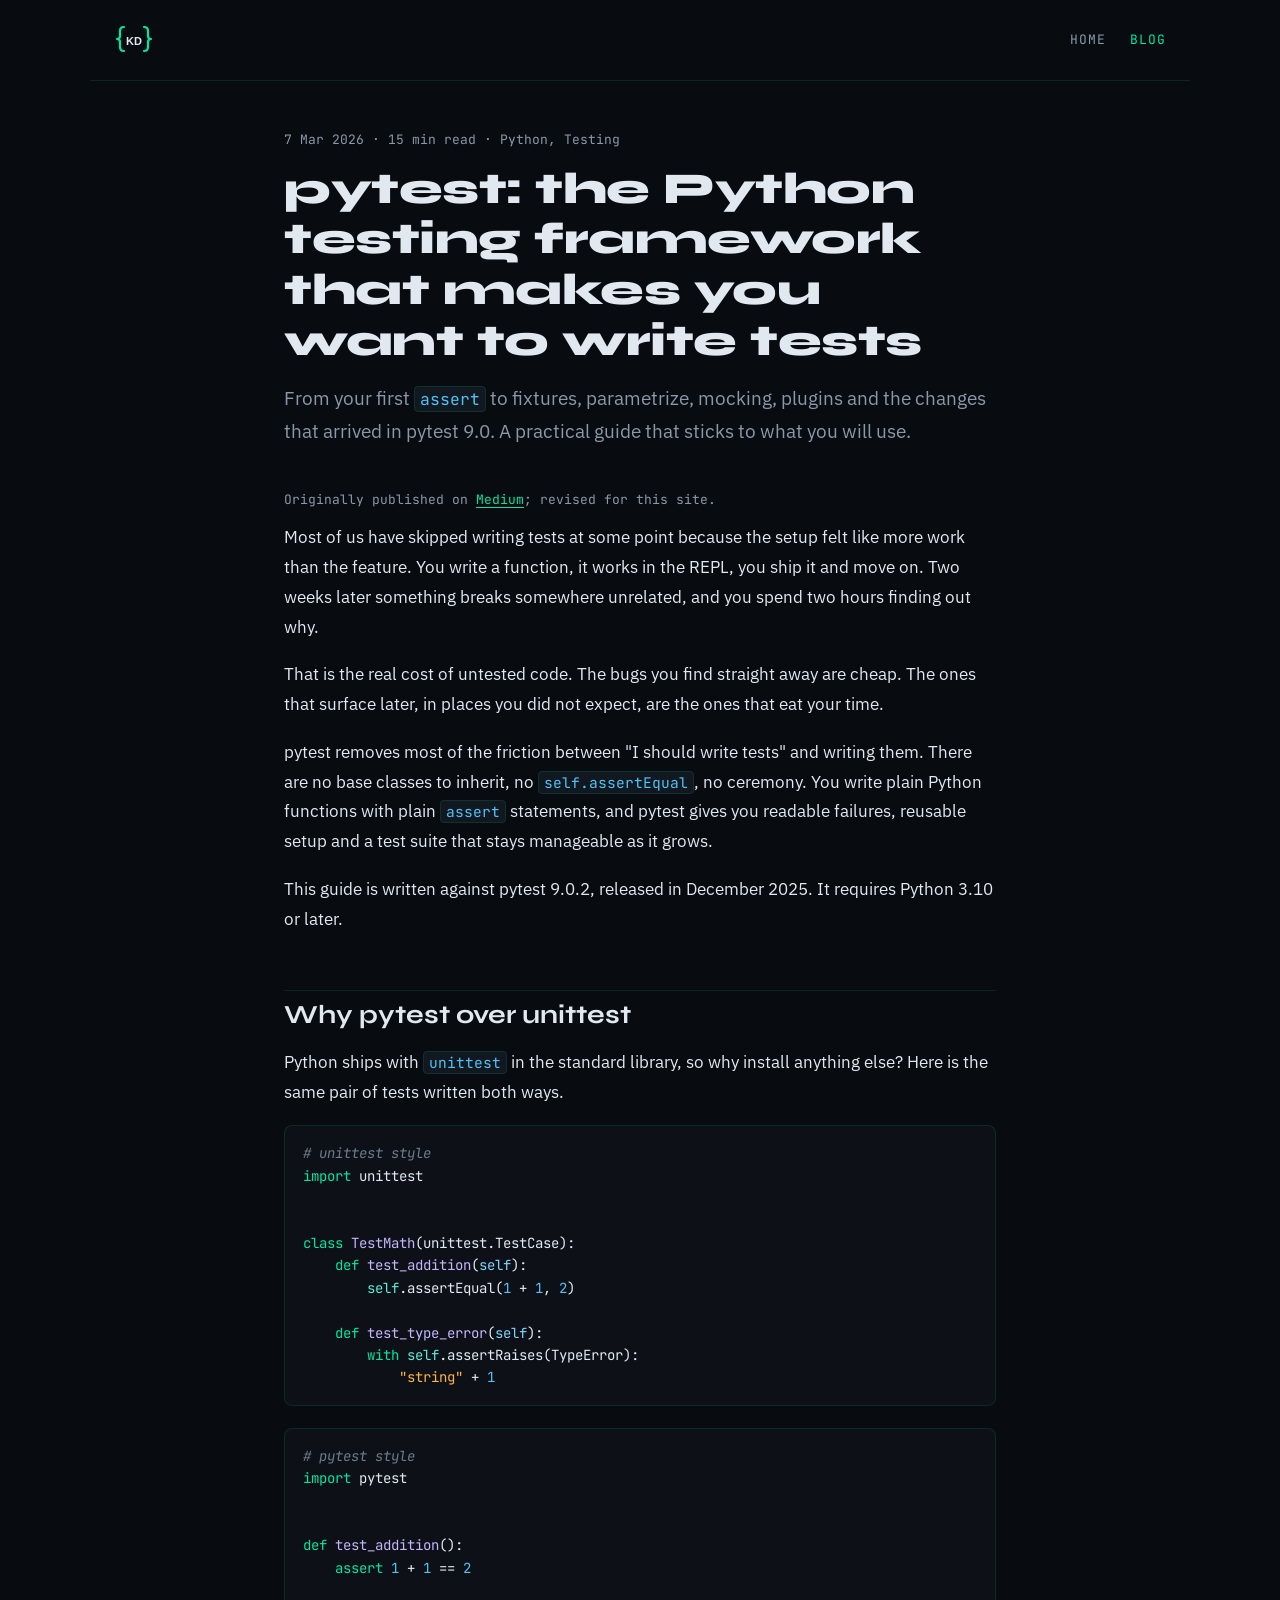
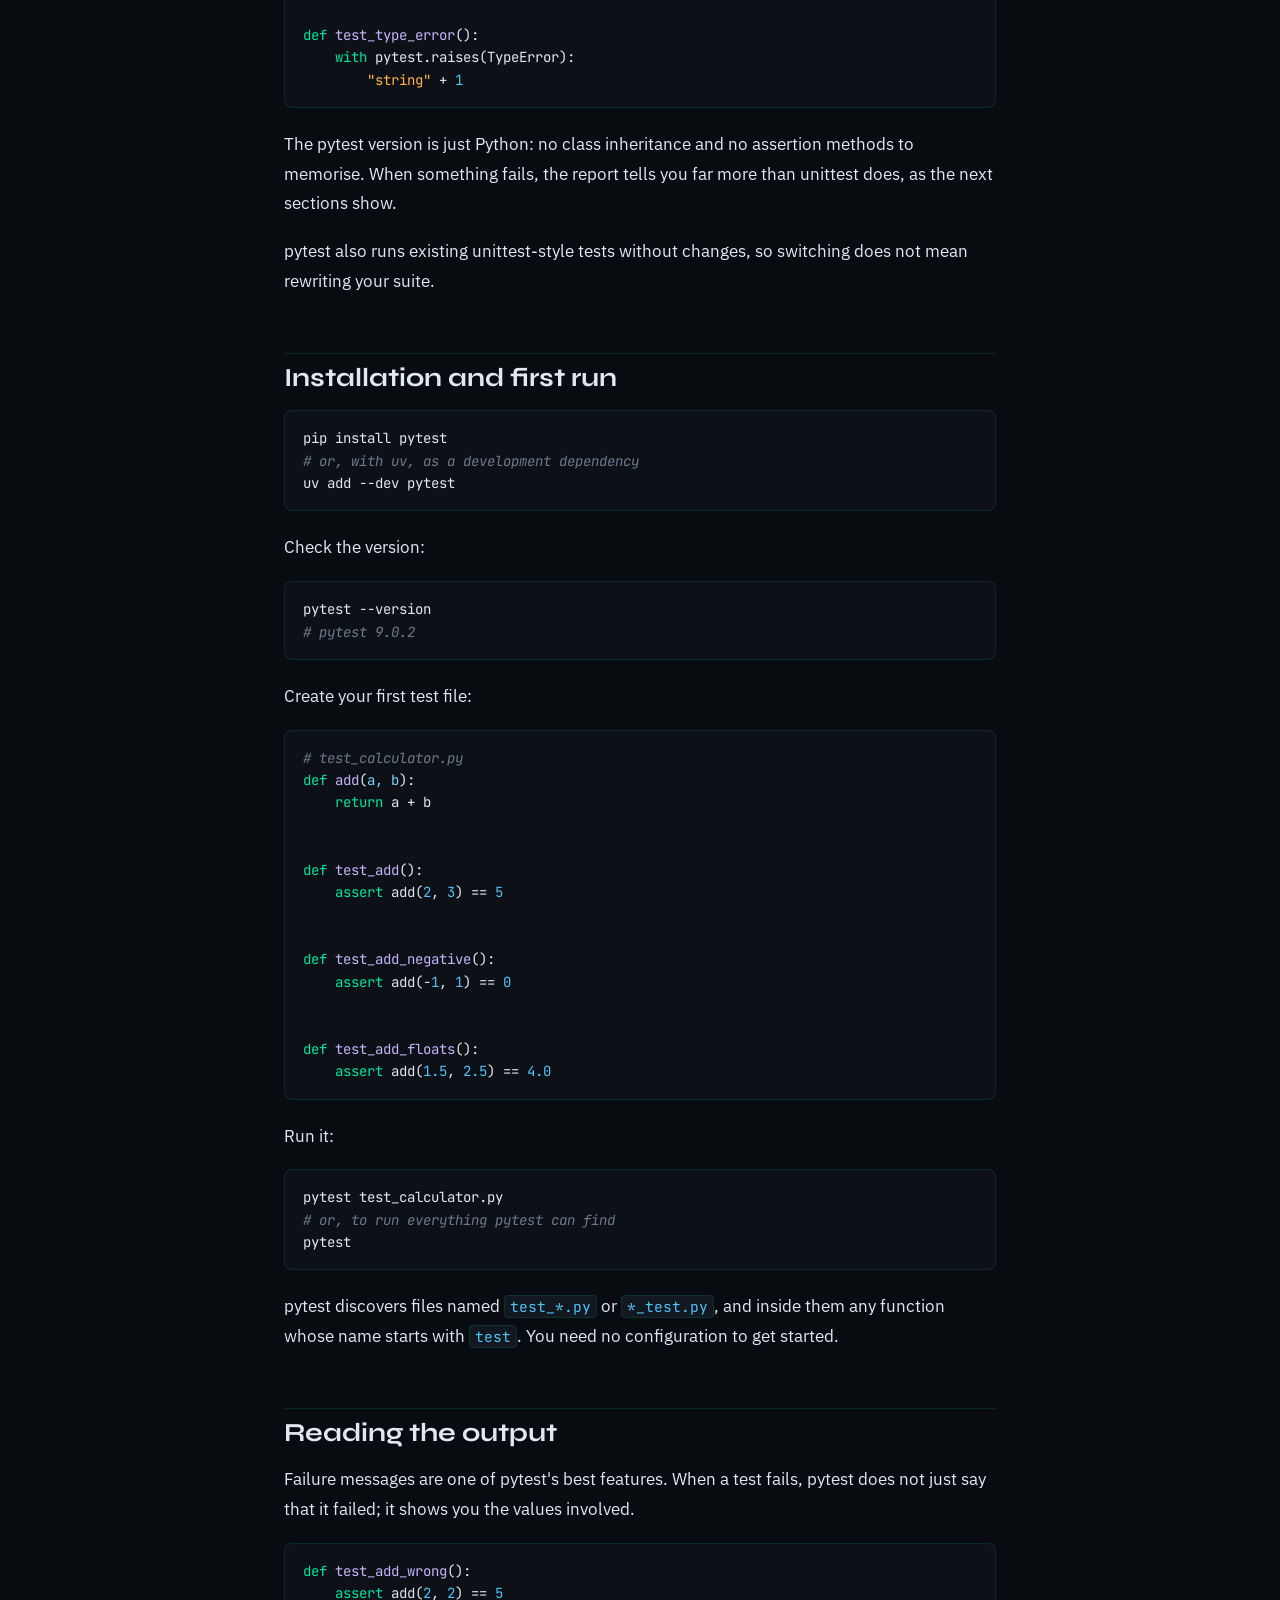
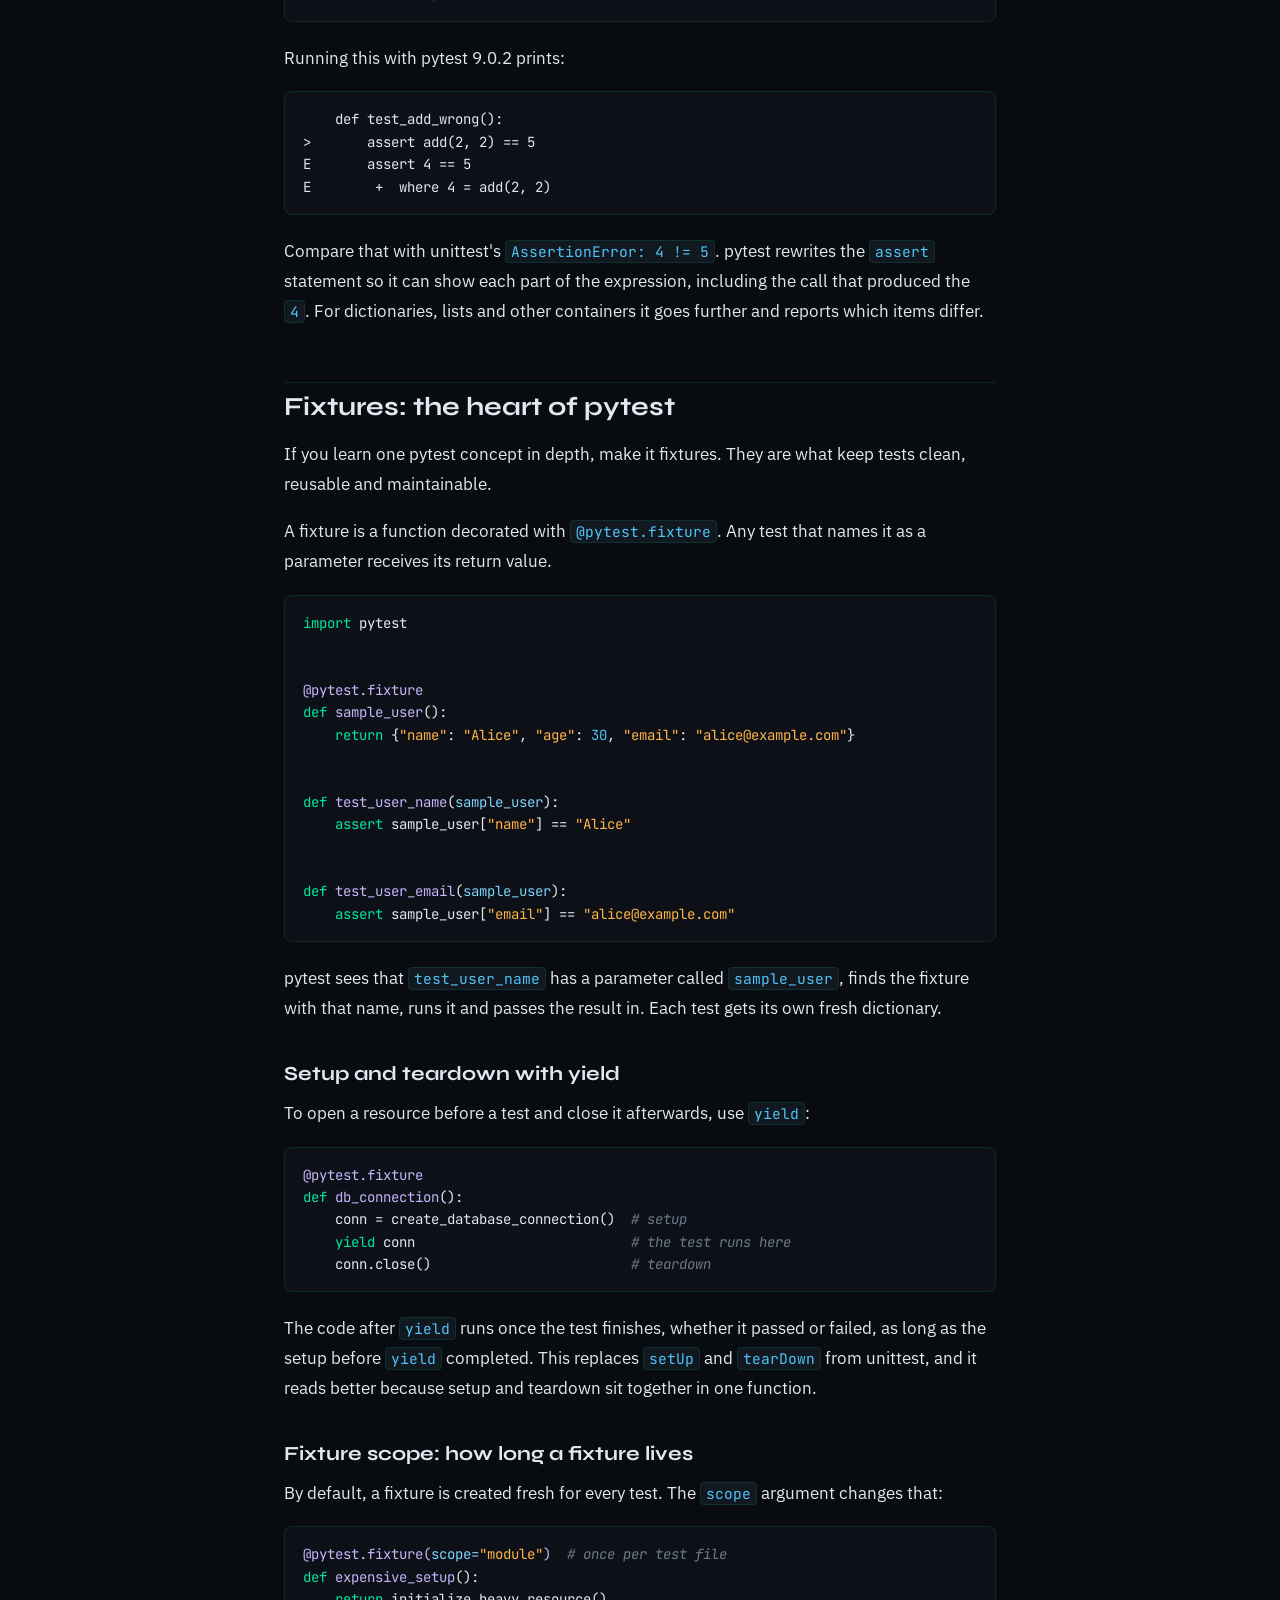
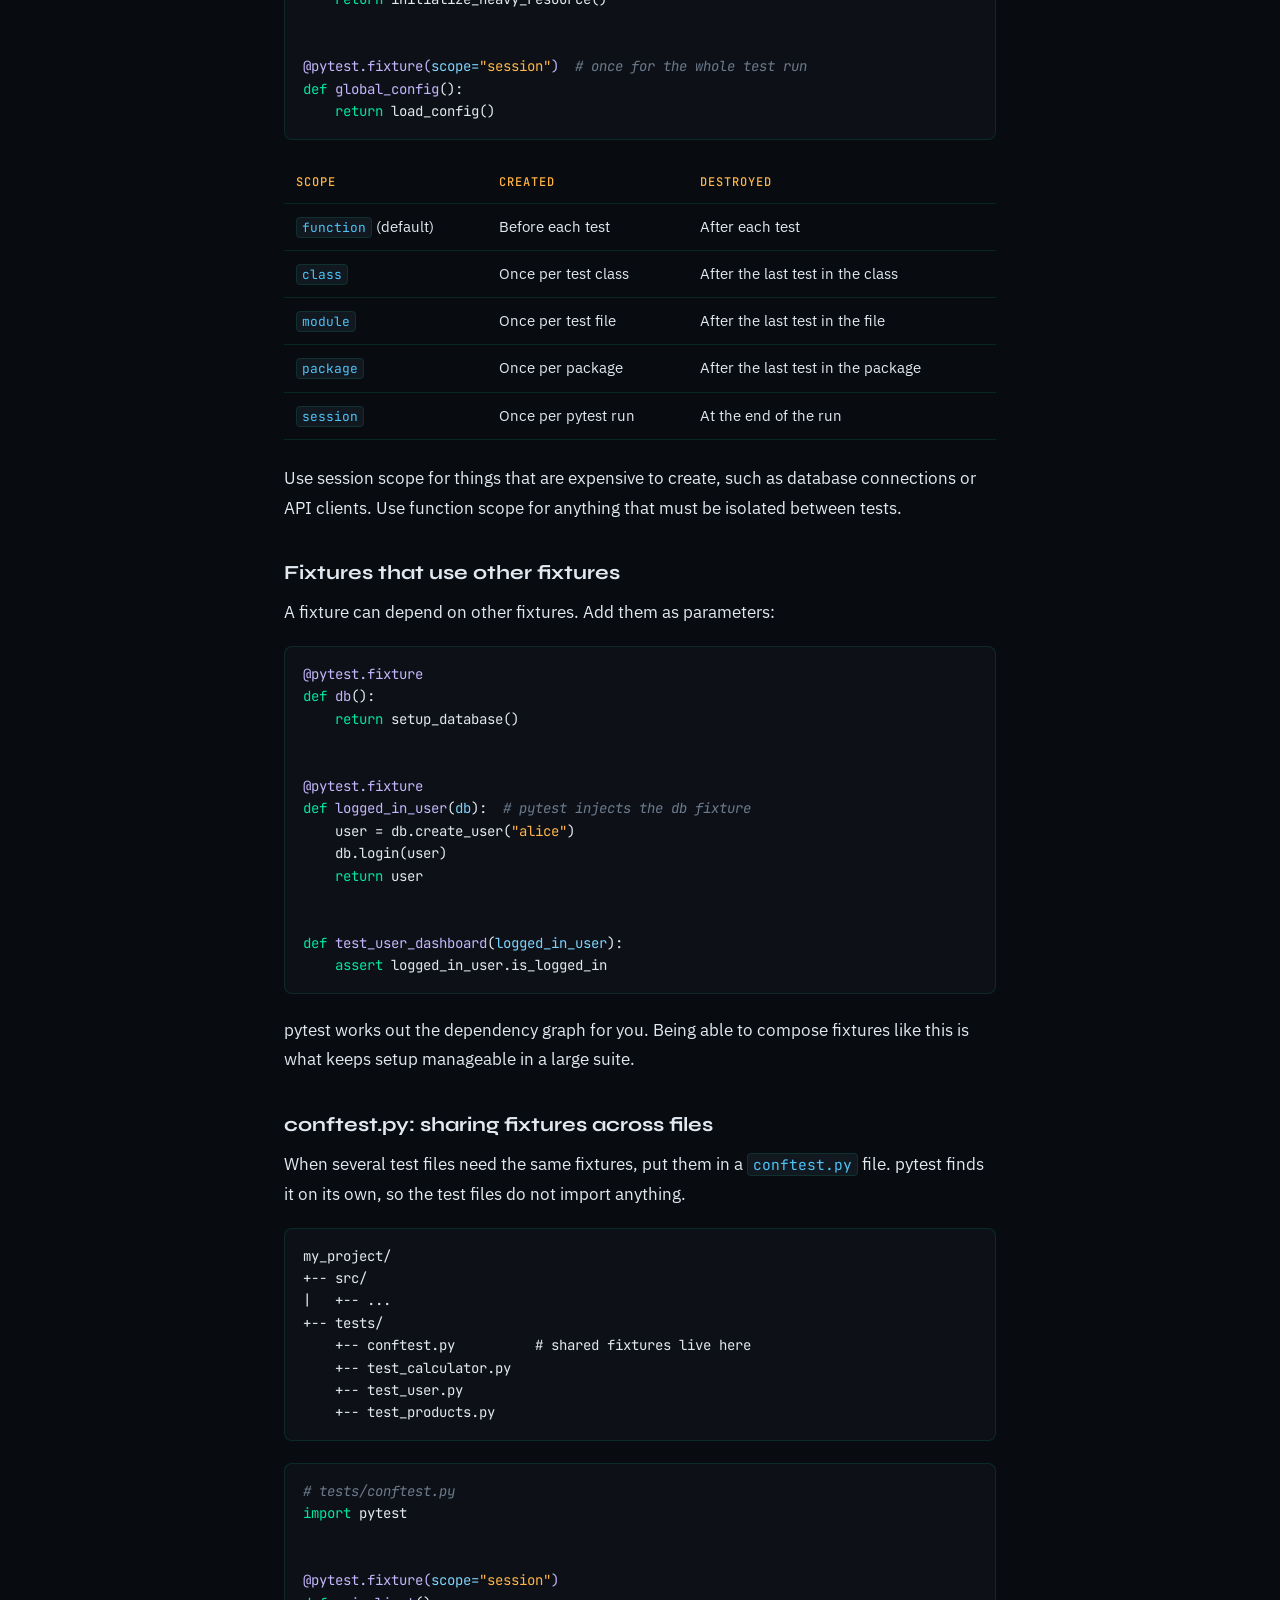
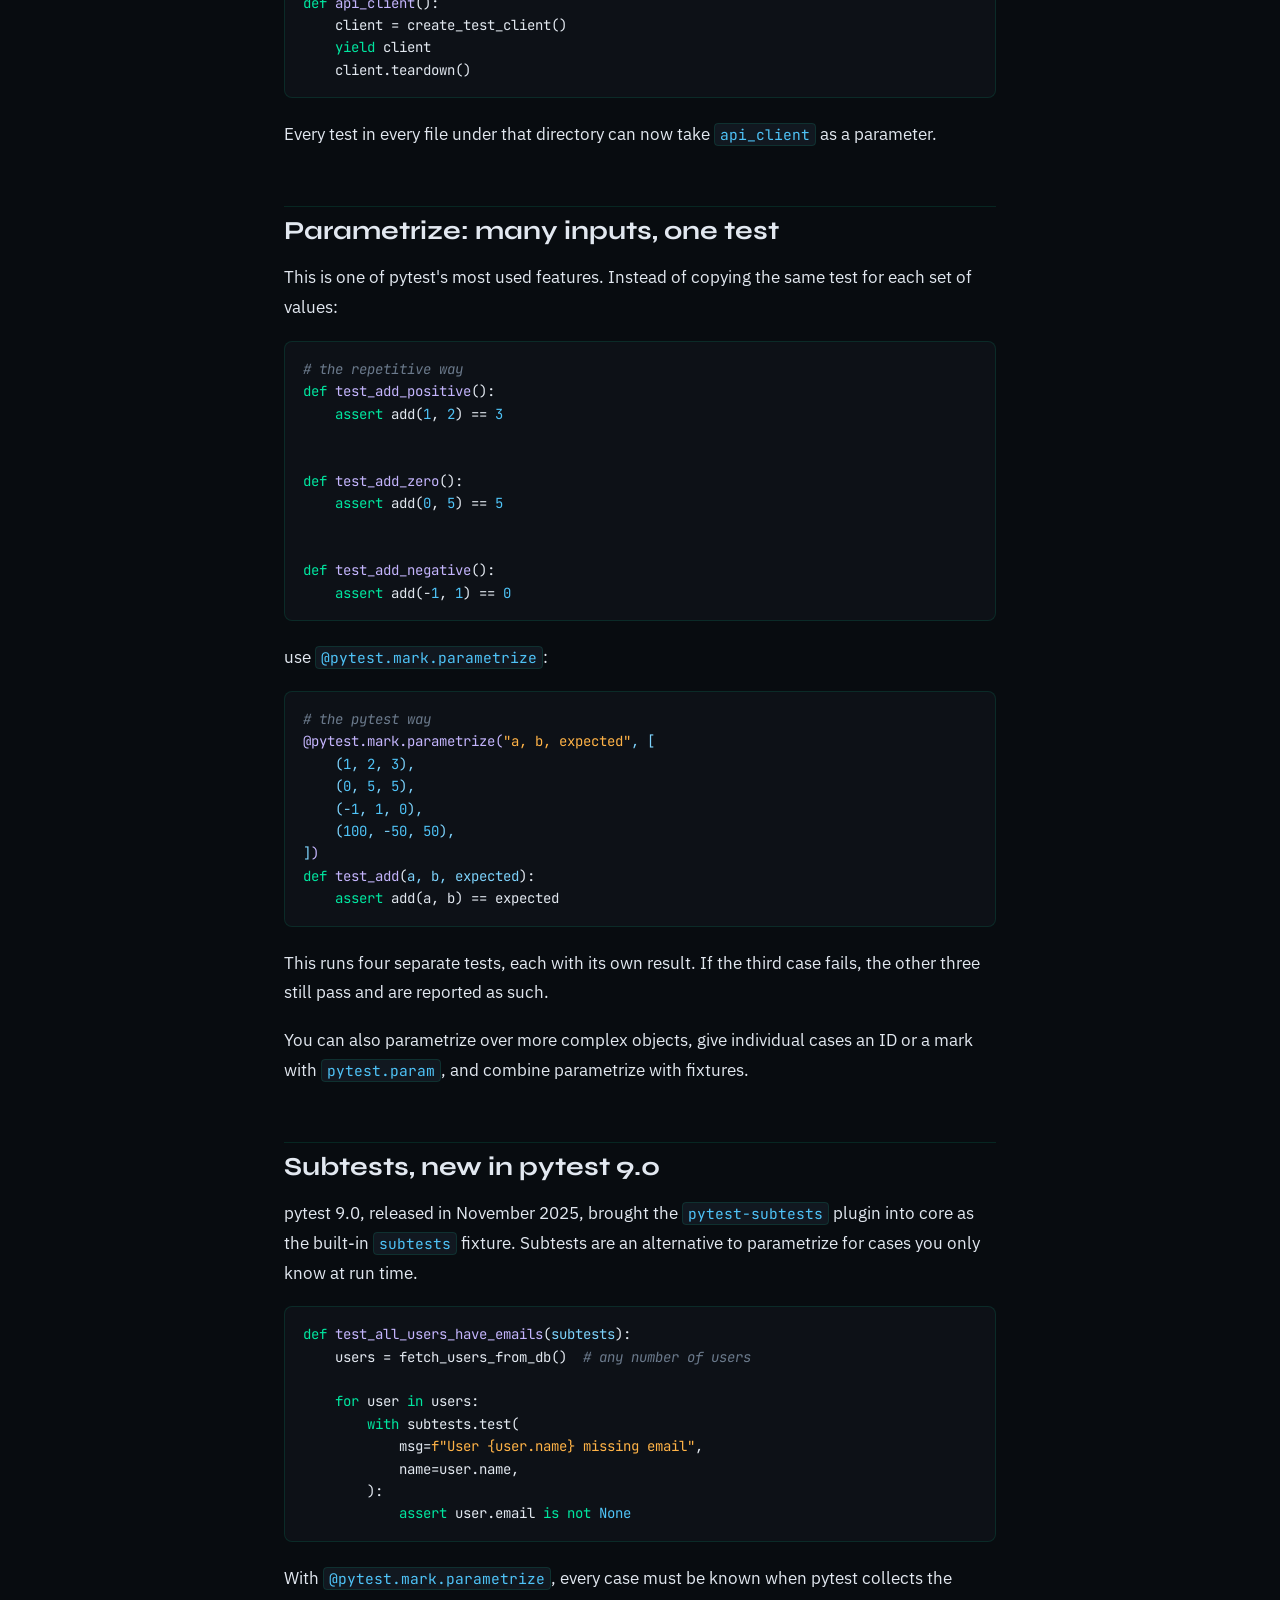
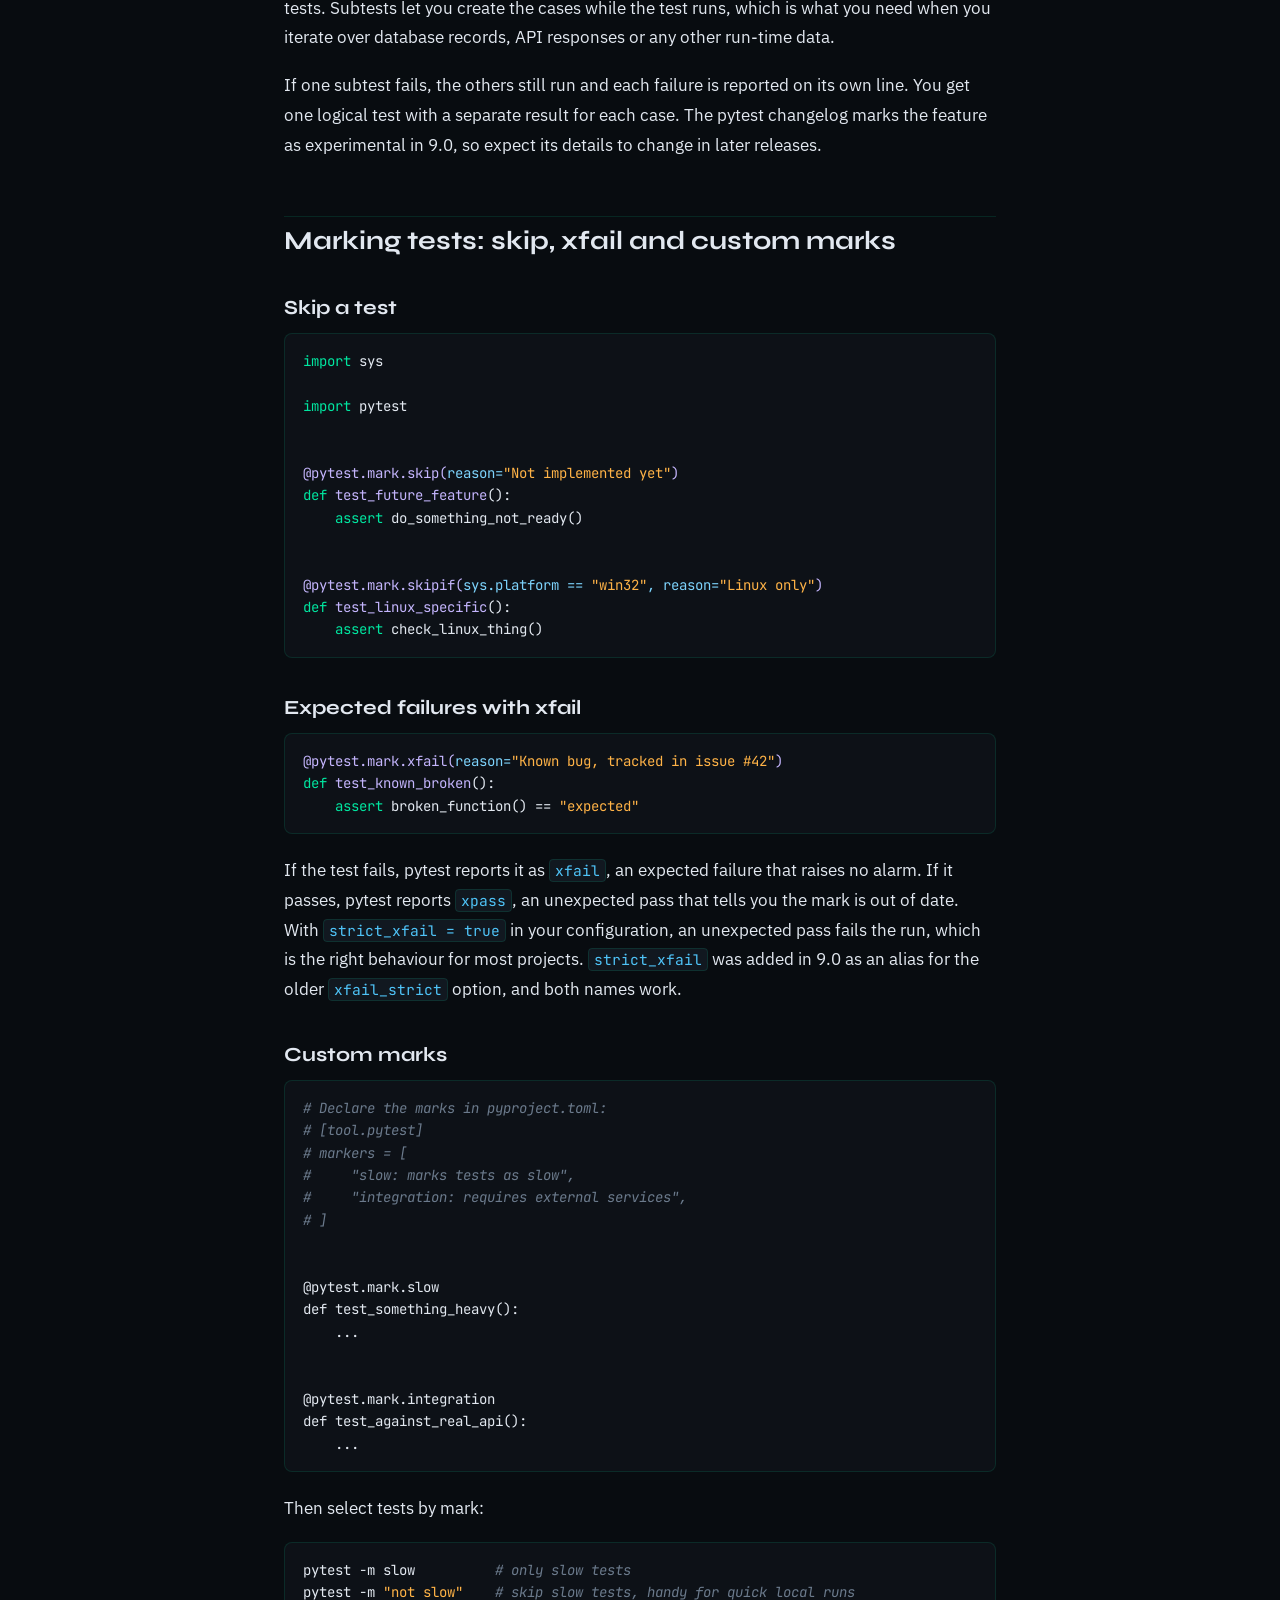
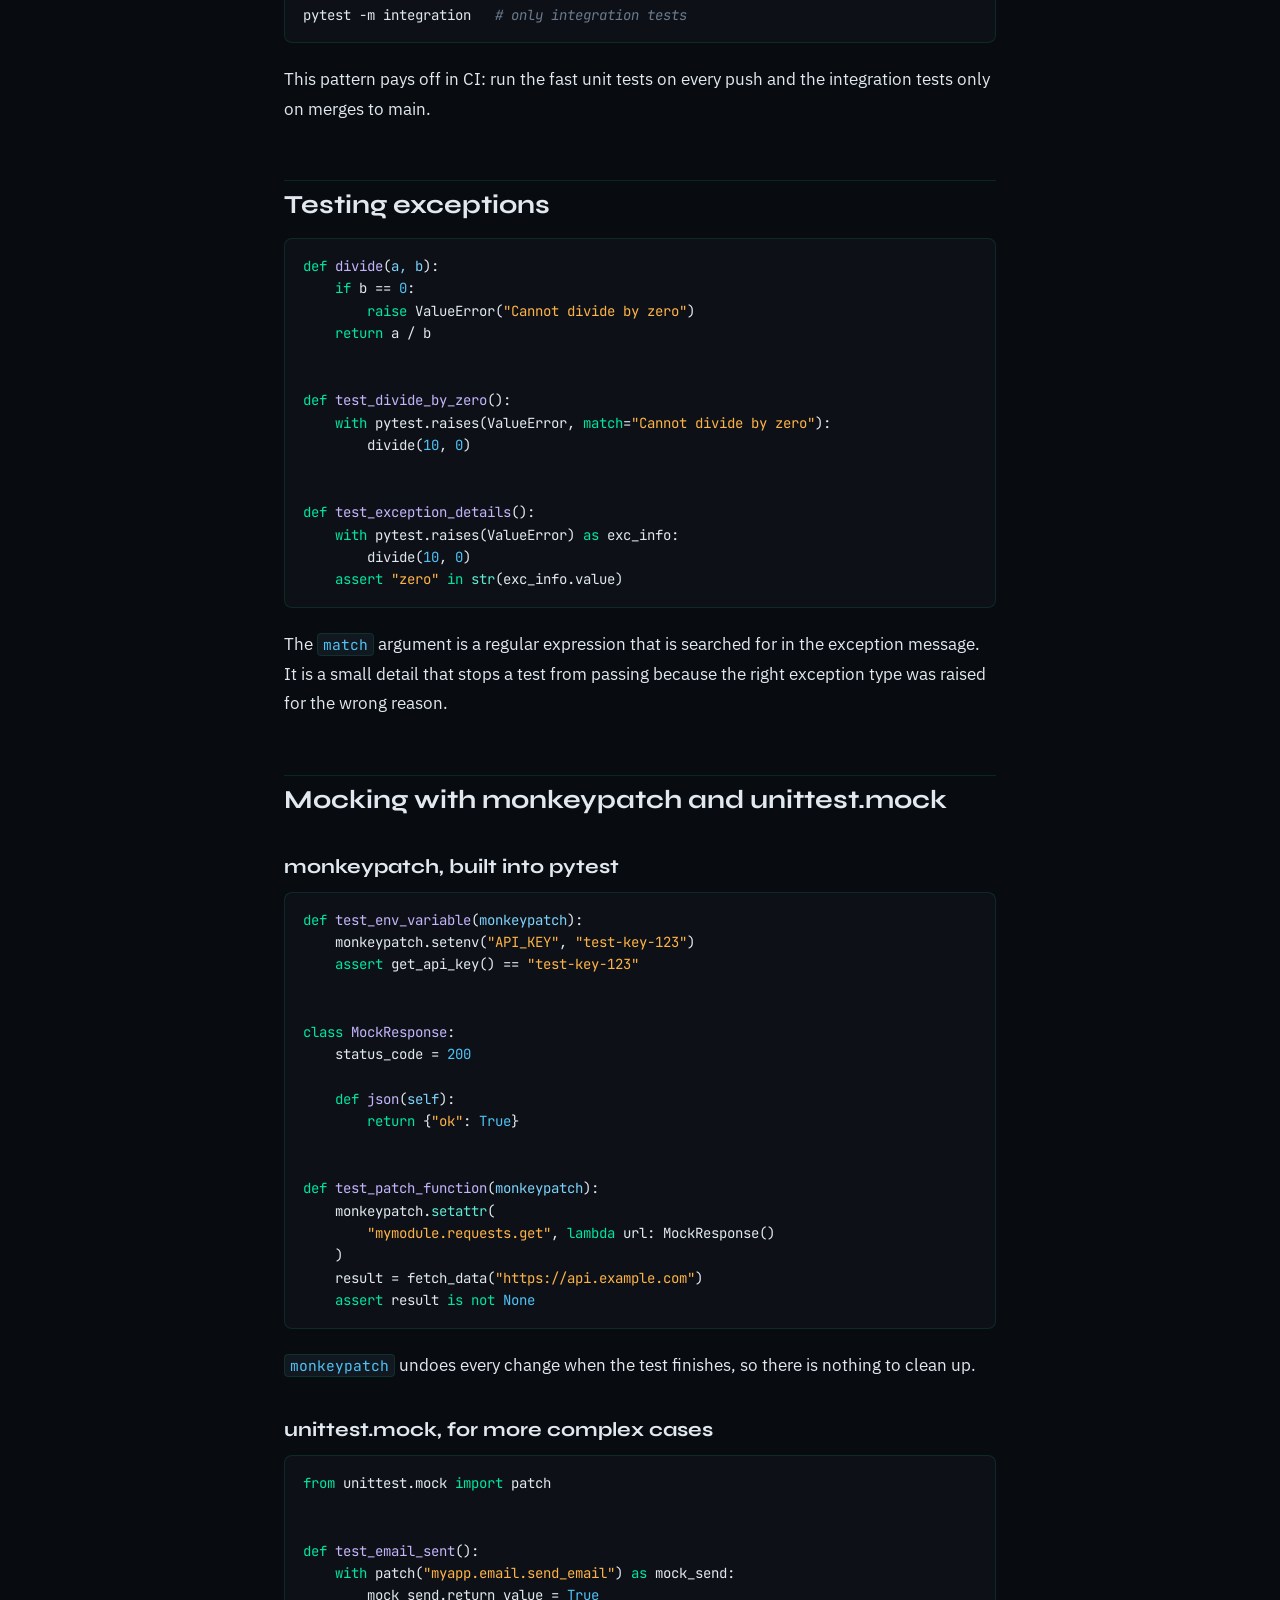
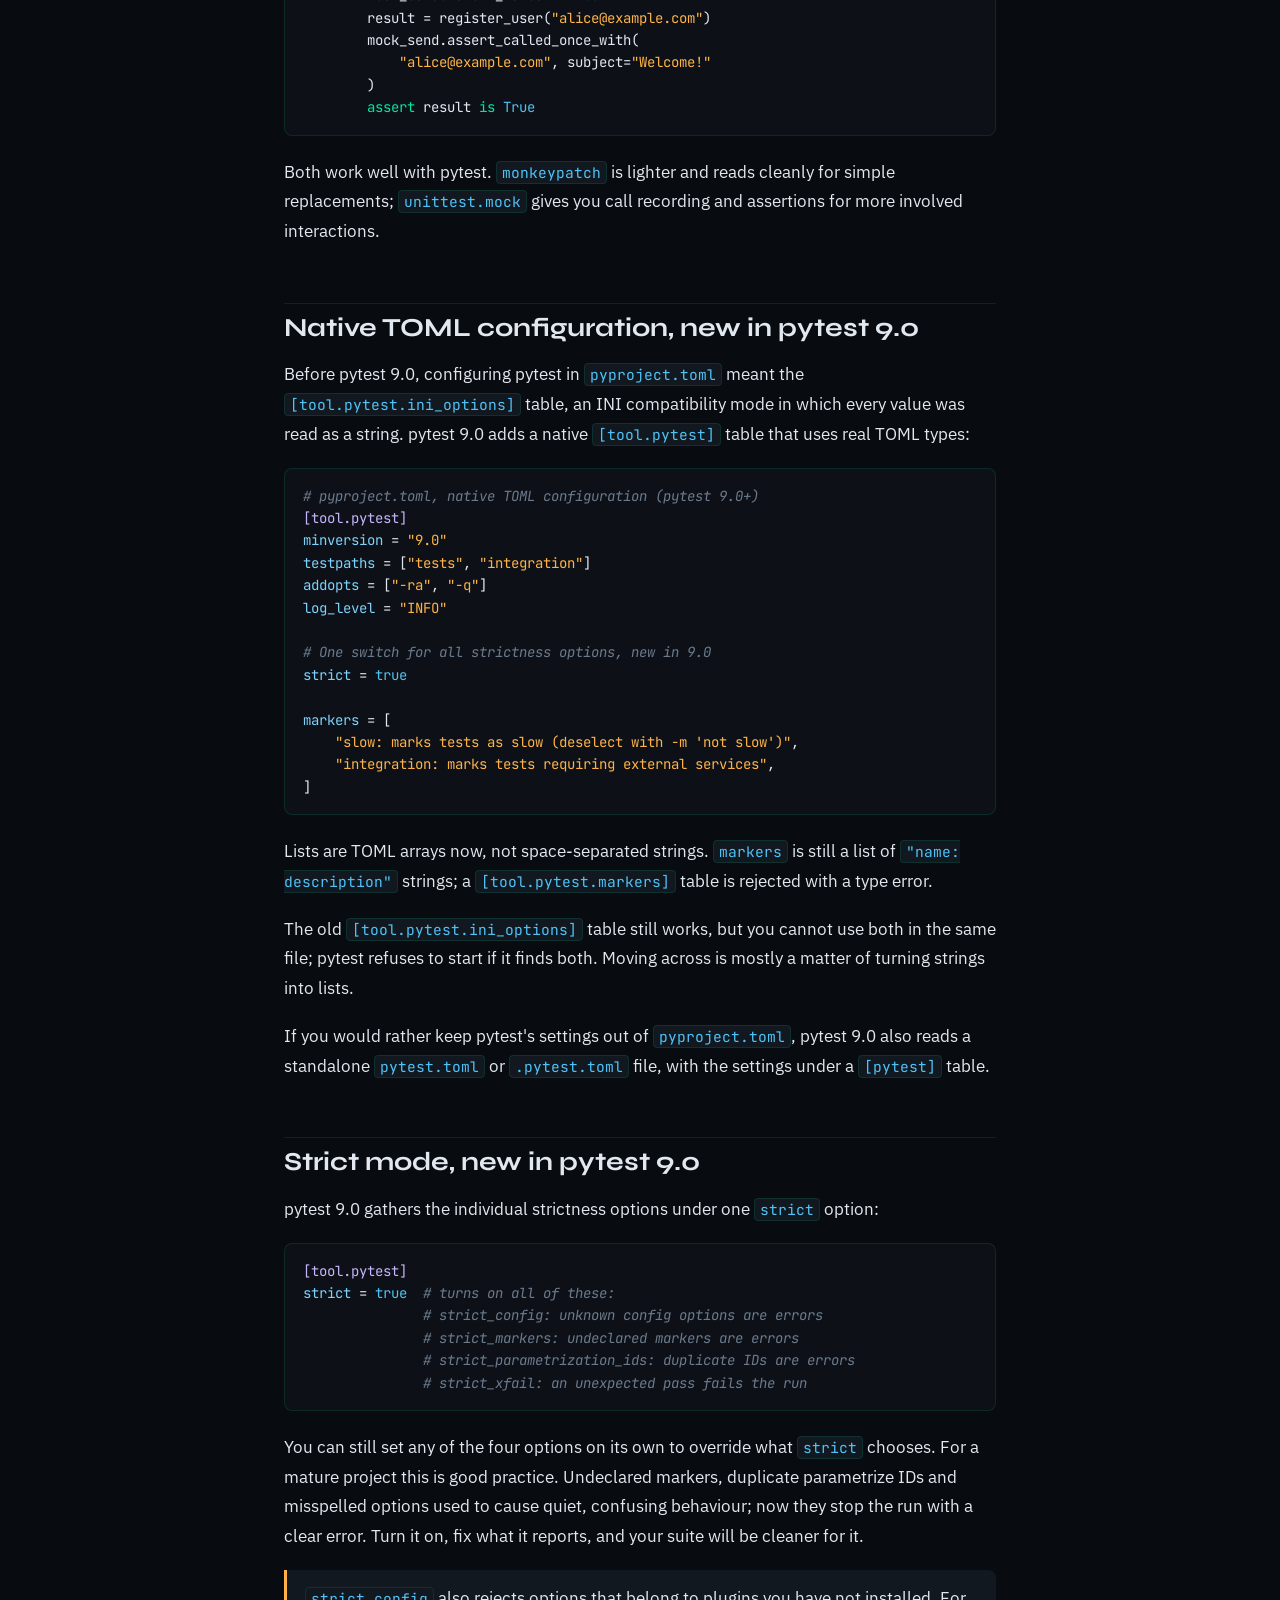
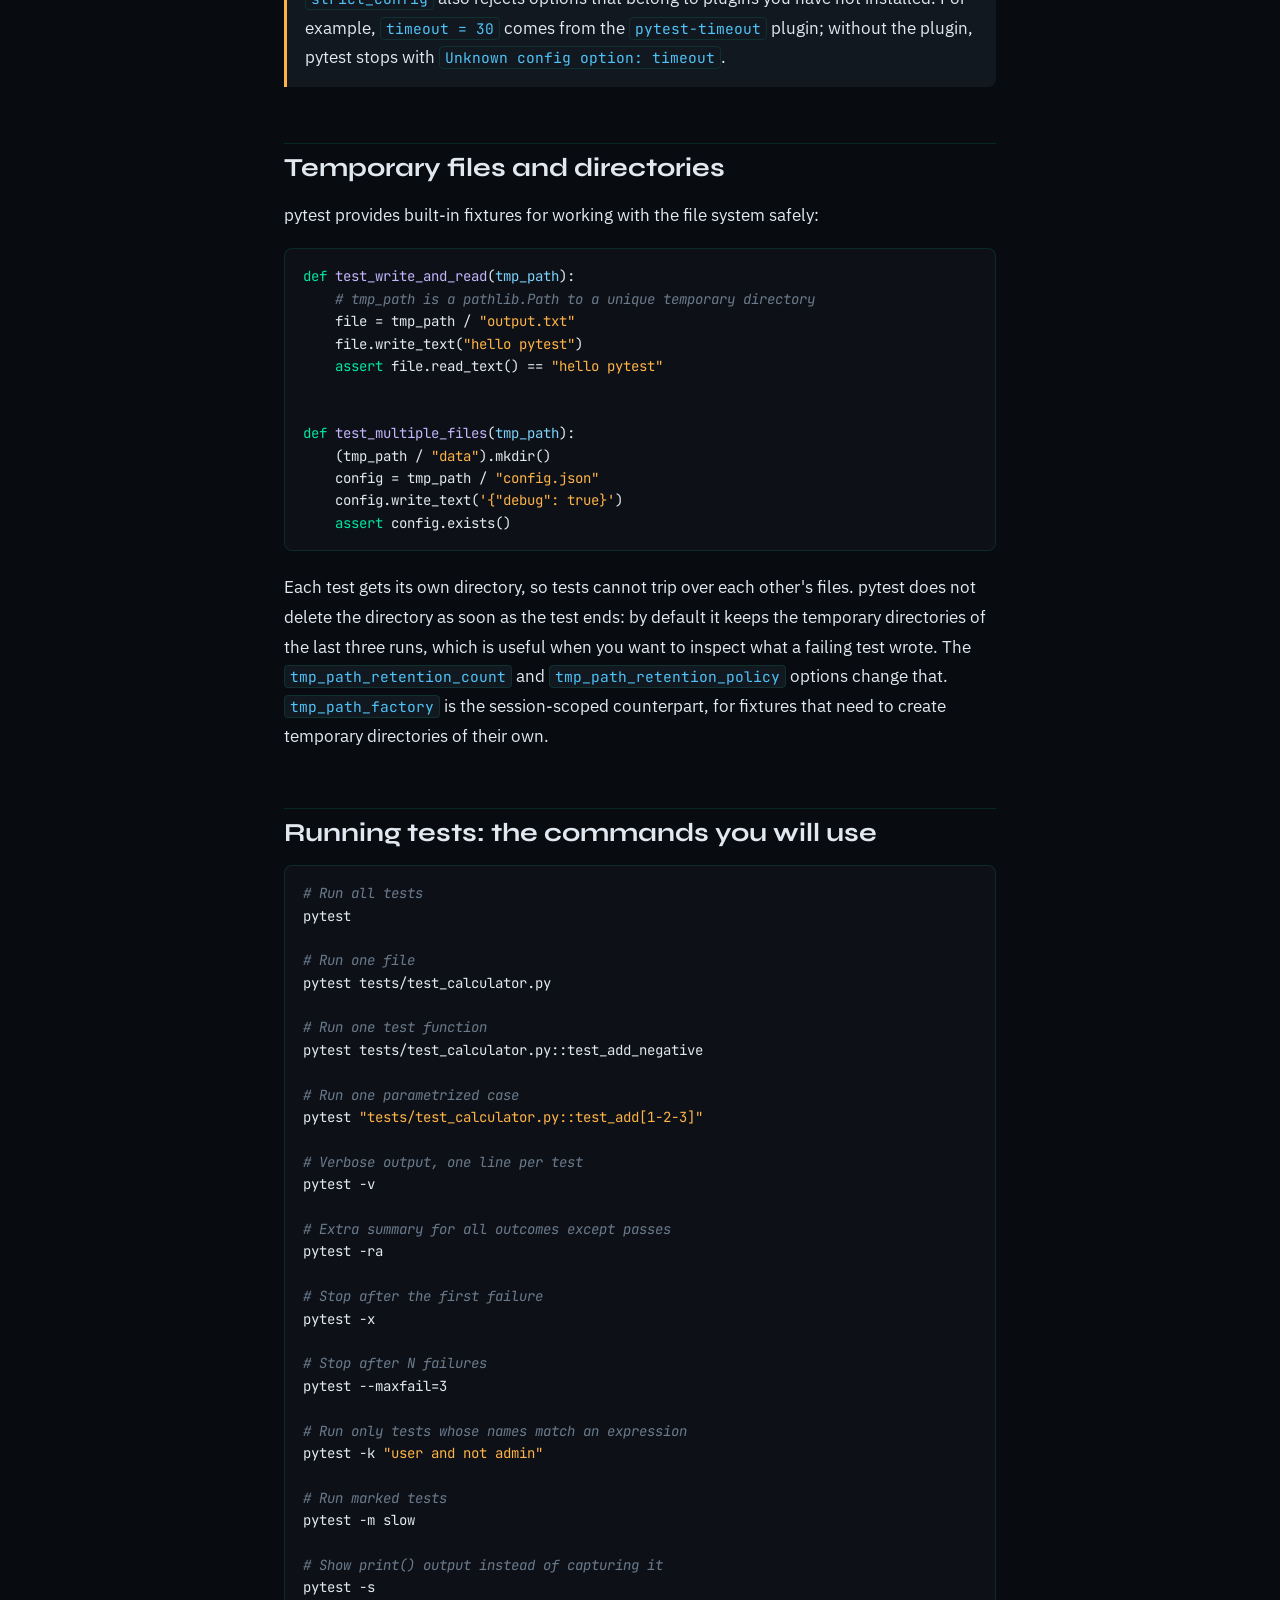
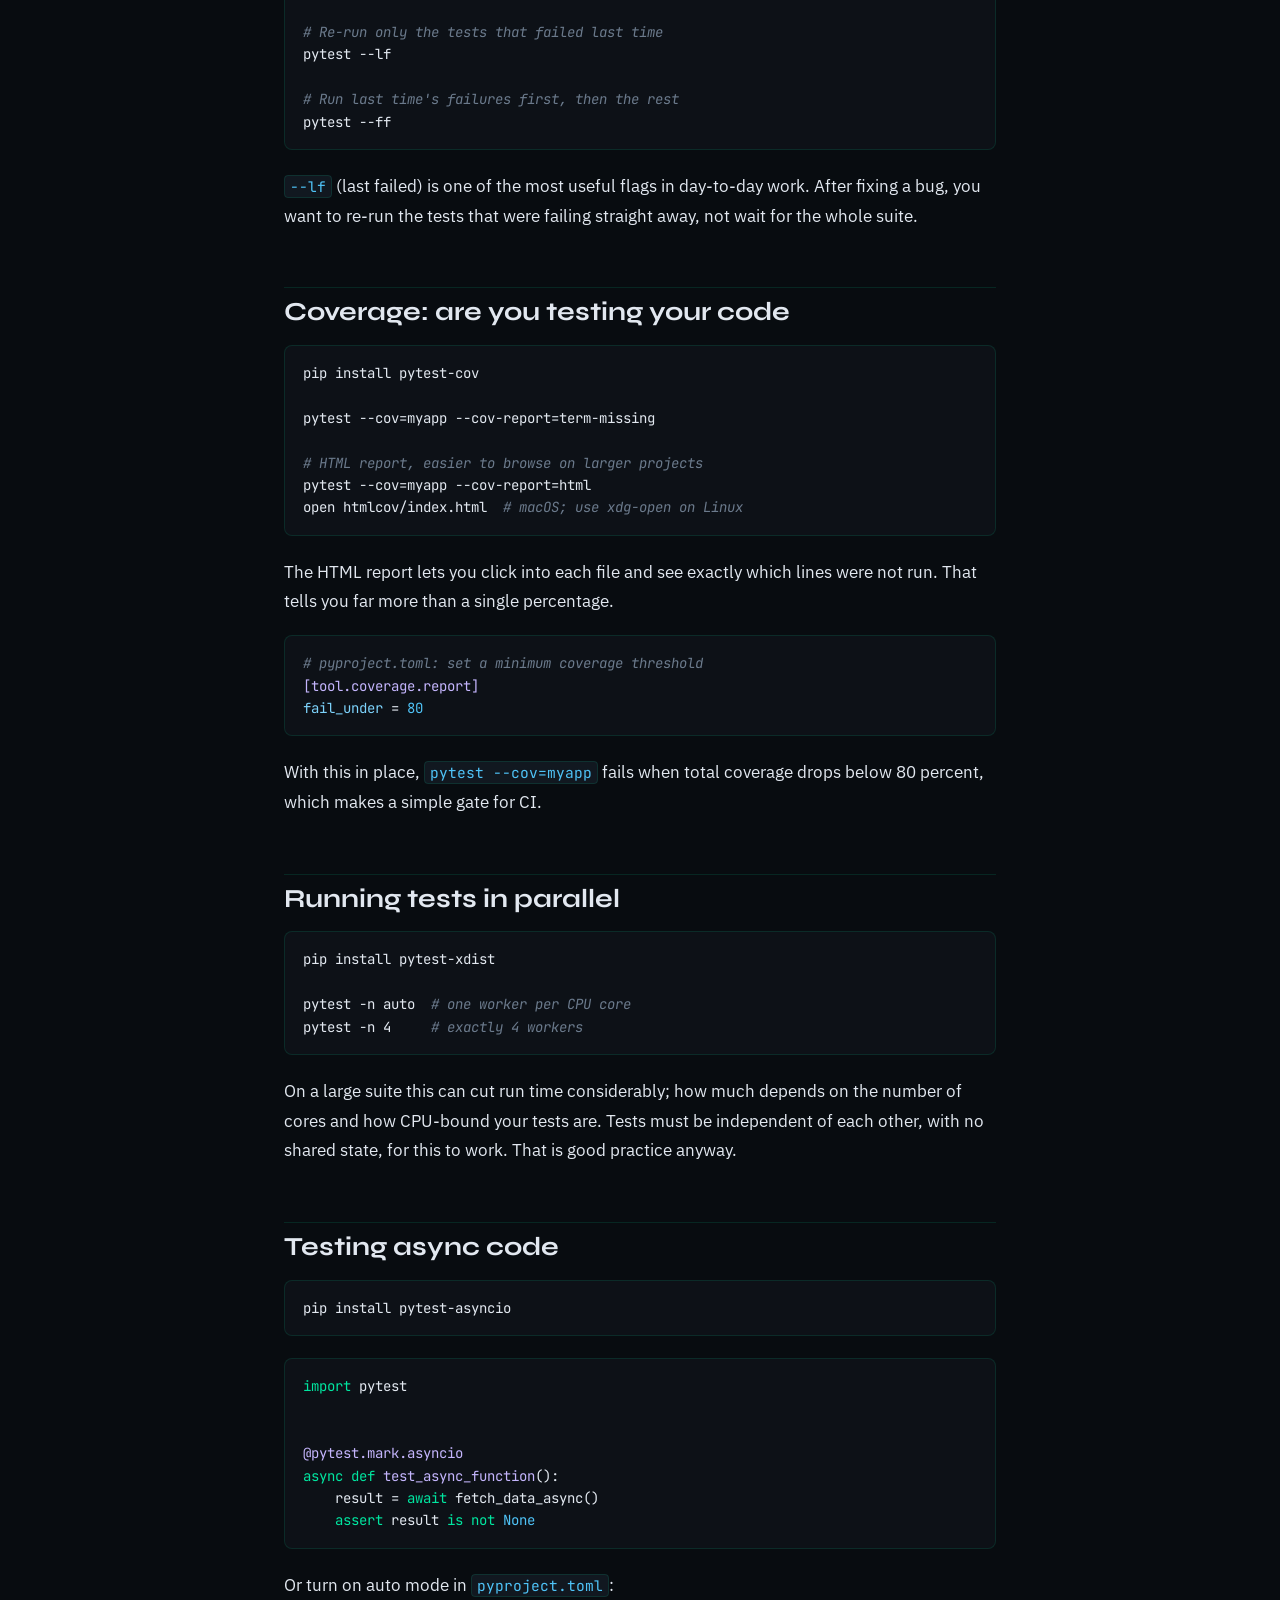
<file: blog/pytest-guide/index.html>
<!doctype html>
<html lang="en">
<head>
<meta charset="utf-8">
<meta name="viewport" content="width=device-width, initial-scale=1">
<title>pytest: the Python testing framework that makes you want to write tests | Kapil Dagur</title>
<meta name="description" content="A practical guide to pytest, from your first assert to fixtures, parametrize, mocking, plugins and the changes in pytest 9.0: subtests, native TOML configuration and strict mode.">
<meta name="author" content="Kapil Dagur">
<link rel="canonical" href="https://kapildagur.github.io/blog/pytest-guide/">
<meta property="og:type" content="article">
<meta property="og:url" content="https://kapildagur.github.io/blog/pytest-guide/">
<meta property="og:title" content="pytest: the Python testing framework that makes you want to write tests">
<meta property="og:description" content="From your first assert to fixtures, parametrize, mocking, plugins and what is new in pytest 9.0.">
<meta property="og:image" content="https://github.com/kapildagur.png">
<meta property="article:published_time" content="2026-03-07">
<meta name="twitter:card" content="summary">
<link rel="icon" href="data:image/svg+xml,%3Csvg xmlns='http://www.w3.org/2000/svg' viewBox='0 0 40 40'%3E%3Crect width='40' height='40' rx='8' fill='%23080c10'/%3E%3Cg fill='none' stroke='%2300e6a0' stroke-width='2.6' stroke-linecap='round' stroke-linejoin='round'%3E%3Cpath d='M10 7c-3 0-4 1.5-4 4v5c0 2-1 3-3 3c2 0 3 1 3 3v5c0 2.5 1 4 4 4'/%3E%3Cpath d='M30 7c3 0 4 1.5 4 4v5c0 2 1 3 3 3c-2 0-3 1-3 3v5c0 2.5-1 4-4 4'/%3E%3C/g%3E%3Ctext x='20' y='25' text-anchor='middle' font-family='sans-serif' font-weight='800' font-size='12' fill='%23e2e8f0'%3EKD%3C/text%3E%3C/svg%3E">
<link rel="preconnect" href="https://fonts.googleapis.com">
<link rel="preconnect" href="https://fonts.gstatic.com" crossorigin>
<link href="https://fonts.googleapis.com/css2?family=IBM+Plex+Sans:wght@400;600&family=JetBrains+Mono:wght@400;500&family=Syne:wght@700;800&display=swap" rel="stylesheet">
<link rel="stylesheet" href="../blog.css?v=11">
</head>
<body>
<a class="skip-link" href="#main">Skip to content</a>

<nav class="site-nav" aria-label="Site">
  <a class="logo" href="../../" aria-label="Kapil Dagur, home"><svg class="logo-mark" viewBox="0 0 40 40" width="40" height="40" aria-hidden="true" focusable="false"><g fill="none" stroke="#00e6a0" stroke-width="2.2" stroke-linecap="round" stroke-linejoin="round"><path d="M9 6c-3 0-4 1.5-4 4v5c0 2-1 3-3 3c2 0 3 1 3 3v5c0 2.5 1 4 4 4" transform="translate(1 1)"/><path d="M31 6c3 0 4 1.5 4 4v5c0 2 1 3 3 3c-2 0-3 1-3 3v5c0 2.5-1 4-4 4" transform="translate(-1 1)"/></g><text x="20" y="24.5" text-anchor="middle" font-family="Arial, Helvetica, sans-serif" font-weight="700" font-size="11" fill="#e2e8f0">KD</text></svg></a>
  <ul>
    <li><a href="../../">Home</a></li>
    <li><a href="../" aria-current="page">Blog</a></li>
  </ul>
</nav>

<main id="main">
<article>
  <p class="post-meta">7 Mar 2026 · 15 min read · Python, Testing</p>
  <h1>pytest: the Python testing framework that makes you want to write tests</h1>
  <p class="lede">From your first <code>assert</code> to fixtures, parametrize, mocking, plugins and the changes that arrived in pytest 9.0. A practical guide that sticks to what you will use.</p>
  <p class="post-meta">Originally published on <a href="https://kapildagur.medium.com/pytest-the-python-testing-framework-that-actually-makes-you-want-to-write-tests-1c0ea4bbe464">Medium</a>; revised for this site.</p>

  <p>Most of us have skipped writing tests at some point because the setup felt like more work than the feature. You write a function, it works in the REPL, you ship it and move on. Two weeks later something breaks somewhere unrelated, and you spend two hours finding out why.</p>

  <p>That is the real cost of untested code. The bugs you find straight away are cheap. The ones that surface later, in places you did not expect, are the ones that eat your time.</p>

  <p>pytest removes most of the friction between "I should write tests" and writing them. There are no base classes to inherit, no <code>self.assertEqual</code>, no ceremony. You write plain Python functions with plain <code>assert</code> statements, and pytest gives you readable failures, reusable setup and a test suite that stays manageable as it grows.</p>

  <p>This guide is written against pytest 9.0.2, released in December 2025. It requires Python 3.10 or later.</p>

  <h2 id="why">Why pytest over unittest</h2>

  <p>Python ships with <code>unittest</code> in the standard library, so why install anything else? Here is the same pair of tests written both ways.</p>

<pre><code class="language-python"># unittest style
import unittest


class TestMath(unittest.TestCase):
    def test_addition(self):
        self.assertEqual(1 + 1, 2)

    def test_type_error(self):
        with self.assertRaises(TypeError):
            "string" + 1</code></pre>

<pre><code class="language-python"># pytest style
import pytest


def test_addition():
    assert 1 + 1 == 2


def test_type_error():
    with pytest.raises(TypeError):
        "string" + 1</code></pre>

  <p>The pytest version is just Python: no class inheritance and no assertion methods to memorise. When something fails, the report tells you far more than unittest does, as the next sections show.</p>

  <p>pytest also runs existing unittest-style tests without changes, so switching does not mean rewriting your suite.</p>

  <h2 id="install">Installation and first run</h2>

<pre><code class="language-bash">pip install pytest
# or, with uv, as a development dependency
uv add --dev pytest</code></pre>

  <p>Check the version:</p>

<pre><code class="language-bash">pytest --version
# pytest 9.0.2</code></pre>

  <p>Create your first test file:</p>

<pre><code class="language-python"># test_calculator.py
def add(a, b):
    return a + b


def test_add():
    assert add(2, 3) == 5


def test_add_negative():
    assert add(-1, 1) == 0


def test_add_floats():
    assert add(1.5, 2.5) == 4.0</code></pre>

  <p>Run it:</p>

<pre><code class="language-bash">pytest test_calculator.py
# or, to run everything pytest can find
pytest</code></pre>

  <p>pytest discovers files named <code>test_*.py</code> or <code>*_test.py</code>, and inside them any function whose name starts with <code>test</code>. You need no configuration to get started.</p>

  <h2 id="output">Reading the output</h2>

  <p>Failure messages are one of pytest's best features. When a test fails, pytest does not just say that it failed; it shows you the values involved.</p>

<pre><code class="language-python">def test_add_wrong():
    assert add(2, 2) == 5</code></pre>

  <p>Running this with pytest 9.0.2 prints:</p>

<pre><code class="language-plaintext">    def test_add_wrong():
&gt;       assert add(2, 2) == 5
E       assert 4 == 5
E        +  where 4 = add(2, 2)</code></pre>

  <p>Compare that with unittest's <code>AssertionError: 4 != 5</code>. pytest rewrites the <code>assert</code> statement so it can show each part of the expression, including the call that produced the <code>4</code>. For dictionaries, lists and other containers it goes further and reports which items differ.</p>

  <h2 id="fixtures">Fixtures: the heart of pytest</h2>

  <p>If you learn one pytest concept in depth, make it fixtures. They are what keep tests clean, reusable and maintainable.</p>

  <p>A fixture is a function decorated with <code>@pytest.fixture</code>. Any test that names it as a parameter receives its return value.</p>

<pre><code class="language-python">import pytest


@pytest.fixture
def sample_user():
    return {"name": "Alice", "age": 30, "email": "alice@example.com"}


def test_user_name(sample_user):
    assert sample_user["name"] == "Alice"


def test_user_email(sample_user):
    assert sample_user["email"] == "alice@example.com"</code></pre>

  <p>pytest sees that <code>test_user_name</code> has a parameter called <code>sample_user</code>, finds the fixture with that name, runs it and passes the result in. Each test gets its own fresh dictionary.</p>

  <h3>Setup and teardown with yield</h3>

  <p>To open a resource before a test and close it afterwards, use <code>yield</code>:</p>

<pre><code class="language-python">@pytest.fixture
def db_connection():
    conn = create_database_connection()  # setup
    yield conn                           # the test runs here
    conn.close()                         # teardown</code></pre>

  <p>The code after <code>yield</code> runs once the test finishes, whether it passed or failed, as long as the setup before <code>yield</code> completed. This replaces <code>setUp</code> and <code>tearDown</code> from unittest, and it reads better because setup and teardown sit together in one function.</p>

  <h3>Fixture scope: how long a fixture lives</h3>

  <p>By default, a fixture is created fresh for every test. The <code>scope</code> argument changes that:</p>

<pre><code class="language-python">@pytest.fixture(scope="module")  # once per test file
def expensive_setup():
    return initialize_heavy_resource()


@pytest.fixture(scope="session")  # once for the whole test run
def global_config():
    return load_config()</code></pre>

  <div class="table-wrap">
  <table>
    <thead><tr><th>Scope</th><th>Created</th><th>Destroyed</th></tr></thead>
    <tbody>
      <tr><td><code>function</code> (default)</td><td>Before each test</td><td>After each test</td></tr>
      <tr><td><code>class</code></td><td>Once per test class</td><td>After the last test in the class</td></tr>
      <tr><td><code>module</code></td><td>Once per test file</td><td>After the last test in the file</td></tr>
      <tr><td><code>package</code></td><td>Once per package</td><td>After the last test in the package</td></tr>
      <tr><td><code>session</code></td><td>Once per pytest run</td><td>At the end of the run</td></tr>
    </tbody>
  </table>
  </div>

  <p>Use session scope for things that are expensive to create, such as database connections or API clients. Use function scope for anything that must be isolated between tests.</p>

  <h3>Fixtures that use other fixtures</h3>

  <p>A fixture can depend on other fixtures. Add them as parameters:</p>

<pre><code class="language-python">@pytest.fixture
def db():
    return setup_database()


@pytest.fixture
def logged_in_user(db):  # pytest injects the db fixture
    user = db.create_user("alice")
    db.login(user)
    return user


def test_user_dashboard(logged_in_user):
    assert logged_in_user.is_logged_in</code></pre>

  <p>pytest works out the dependency graph for you. Being able to compose fixtures like this is what keeps setup manageable in a large suite.</p>

  <h3>conftest.py: sharing fixtures across files</h3>

  <p>When several test files need the same fixtures, put them in a <code>conftest.py</code> file. pytest finds it on its own, so the test files do not import anything.</p>

<pre><code class="language-plaintext">my_project/
+-- src/
|   +-- ...
+-- tests/
    +-- conftest.py          # shared fixtures live here
    +-- test_calculator.py
    +-- test_user.py
    +-- test_products.py</code></pre>

<pre><code class="language-python"># tests/conftest.py
import pytest


@pytest.fixture(scope="session")
def api_client():
    client = create_test_client()
    yield client
    client.teardown()</code></pre>

  <p>Every test in every file under that directory can now take <code>api_client</code> as a parameter.</p>

  <h2 id="parametrize">Parametrize: many inputs, one test</h2>

  <p>This is one of pytest's most used features. Instead of copying the same test for each set of values:</p>

<pre><code class="language-python"># the repetitive way
def test_add_positive():
    assert add(1, 2) == 3


def test_add_zero():
    assert add(0, 5) == 5


def test_add_negative():
    assert add(-1, 1) == 0</code></pre>

  <p>use <code>@pytest.mark.parametrize</code>:</p>

<pre><code class="language-python"># the pytest way
@pytest.mark.parametrize("a, b, expected", [
    (1, 2, 3),
    (0, 5, 5),
    (-1, 1, 0),
    (100, -50, 50),
])
def test_add(a, b, expected):
    assert add(a, b) == expected</code></pre>

  <p>This runs four separate tests, each with its own result. If the third case fails, the other three still pass and are reported as such.</p>

  <p>You can also parametrize over more complex objects, give individual cases an ID or a mark with <code>pytest.param</code>, and combine parametrize with fixtures.</p>

  <h2 id="subtests">Subtests, new in pytest 9.0</h2>

  <p>pytest 9.0, released in November 2025, brought the <code>pytest-subtests</code> plugin into core as the built-in <code>subtests</code> fixture. Subtests are an alternative to parametrize for cases you only know at run time.</p>

<pre><code class="language-python">def test_all_users_have_emails(subtests):
    users = fetch_users_from_db()  # any number of users

    for user in users:
        with subtests.test(
            msg=f"User {user.name} missing email",
            name=user.name,
        ):
            assert user.email is not None</code></pre>

  <p>With <code>@pytest.mark.parametrize</code>, every case must be known when pytest collects the tests. Subtests let you create the cases while the test runs, which is what you need when you iterate over database records, API responses or any other run-time data.</p>

  <p>If one subtest fails, the others still run and each failure is reported on its own line. You get one logical test with a separate result for each case. The pytest changelog marks the feature as experimental in 9.0, so expect its details to change in later releases.</p>

  <h2 id="marks">Marking tests: skip, xfail and custom marks</h2>

  <h3>Skip a test</h3>

<pre><code class="language-python">import sys

import pytest


@pytest.mark.skip(reason="Not implemented yet")
def test_future_feature():
    assert do_something_not_ready()


@pytest.mark.skipif(sys.platform == "win32", reason="Linux only")
def test_linux_specific():
    assert check_linux_thing()</code></pre>

  <h3>Expected failures with xfail</h3>

<pre><code class="language-python">@pytest.mark.xfail(reason="Known bug, tracked in issue #42")
def test_known_broken():
    assert broken_function() == "expected"</code></pre>

  <p>If the test fails, pytest reports it as <code>xfail</code>, an expected failure that raises no alarm. If it passes, pytest reports <code>xpass</code>, an unexpected pass that tells you the mark is out of date. With <code>strict_xfail = true</code> in your configuration, an unexpected pass fails the run, which is the right behaviour for most projects. <code>strict_xfail</code> was added in 9.0 as an alias for the older <code>xfail_strict</code> option, and both names work.</p>

  <h3>Custom marks</h3>

<pre><code class="language-ini"># Declare the marks in pyproject.toml:
# [tool.pytest]
# markers = [
#     "slow: marks tests as slow",
#     "integration: requires external services",
# ]


@pytest.mark.slow
def test_something_heavy():
    ...


@pytest.mark.integration
def test_against_real_api():
    ...</code></pre>

  <p>Then select tests by mark:</p>

<pre><code class="language-bash">pytest -m slow          # only slow tests
pytest -m "not slow"    # skip slow tests, handy for quick local runs
pytest -m integration   # only integration tests</code></pre>

  <p>This pattern pays off in CI: run the fast unit tests on every push and the integration tests only on merges to main.</p>

  <h2 id="exceptions">Testing exceptions</h2>

<pre><code class="language-python">def divide(a, b):
    if b == 0:
        raise ValueError("Cannot divide by zero")
    return a / b


def test_divide_by_zero():
    with pytest.raises(ValueError, match="Cannot divide by zero"):
        divide(10, 0)


def test_exception_details():
    with pytest.raises(ValueError) as exc_info:
        divide(10, 0)
    assert "zero" in str(exc_info.value)</code></pre>

  <p>The <code>match</code> argument is a regular expression that is searched for in the exception message. It is a small detail that stops a test from passing because the right exception type was raised for the wrong reason.</p>

  <h2 id="mocking">Mocking with monkeypatch and unittest.mock</h2>

  <h3>monkeypatch, built into pytest</h3>

<pre><code class="language-python">def test_env_variable(monkeypatch):
    monkeypatch.setenv("API_KEY", "test-key-123")
    assert get_api_key() == "test-key-123"


class MockResponse:
    status_code = 200

    def json(self):
        return {"ok": True}


def test_patch_function(monkeypatch):
    monkeypatch.setattr(
        "mymodule.requests.get", lambda url: MockResponse()
    )
    result = fetch_data("https://api.example.com")
    assert result is not None</code></pre>

  <p><code>monkeypatch</code> undoes every change when the test finishes, so there is nothing to clean up.</p>

  <h3>unittest.mock, for more complex cases</h3>

<pre><code class="language-python">from unittest.mock import patch


def test_email_sent():
    with patch("myapp.email.send_email") as mock_send:
        mock_send.return_value = True
        result = register_user("alice@example.com")
        mock_send.assert_called_once_with(
            "alice@example.com", subject="Welcome!"
        )
        assert result is True</code></pre>

  <p>Both work well with pytest. <code>monkeypatch</code> is lighter and reads cleanly for simple replacements; <code>unittest.mock</code> gives you call recording and assertions for more involved interactions.</p>

  <h2 id="toml">Native TOML configuration, new in pytest 9.0</h2>

  <p>Before pytest 9.0, configuring pytest in <code>pyproject.toml</code> meant the <code>[tool.pytest.ini_options]</code> table, an INI compatibility mode in which every value was read as a string. pytest 9.0 adds a native <code>[tool.pytest]</code> table that uses real TOML types:</p>

<pre><code class="language-ini"># pyproject.toml, native TOML configuration (pytest 9.0+)
[tool.pytest]
minversion = "9.0"
testpaths = ["tests", "integration"]
addopts = ["-ra", "-q"]
log_level = "INFO"

# One switch for all strictness options, new in 9.0
strict = true

markers = [
    "slow: marks tests as slow (deselect with -m 'not slow')",
    "integration: marks tests requiring external services",
]</code></pre>

  <p>Lists are TOML arrays now, not space-separated strings. <code>markers</code> is still a list of <code>"name: description"</code> strings; a <code>[tool.pytest.markers]</code> table is rejected with a type error.</p>

  <p>The old <code>[tool.pytest.ini_options]</code> table still works, but you cannot use both in the same file; pytest refuses to start if it finds both. Moving across is mostly a matter of turning strings into lists.</p>

  <p>If you would rather keep pytest's settings out of <code>pyproject.toml</code>, pytest 9.0 also reads a standalone <code>pytest.toml</code> or <code>.pytest.toml</code> file, with the settings under a <code>[pytest]</code> table.</p>

  <h2 id="strict">Strict mode, new in pytest 9.0</h2>

  <p>pytest 9.0 gathers the individual strictness options under one <code>strict</code> option:</p>

<pre><code class="language-ini">[tool.pytest]
strict = true  # turns on all of these:
               # strict_config: unknown config options are errors
               # strict_markers: undeclared markers are errors
               # strict_parametrization_ids: duplicate IDs are errors
               # strict_xfail: an unexpected pass fails the run</code></pre>

  <p>You can still set any of the four options on its own to override what <code>strict</code> chooses. For a mature project this is good practice. Undeclared markers, duplicate parametrize IDs and misspelled options used to cause quiet, confusing behaviour; now they stop the run with a clear error. Turn it on, fix what it reports, and your suite will be cleaner for it.</p>

  <div class="callout">
    <p><code>strict_config</code> also rejects options that belong to plugins you have not installed. For example, <code>timeout = 30</code> comes from the <code>pytest-timeout</code> plugin; without the plugin, pytest stops with <code>Unknown config option: timeout</code>.</p>
  </div>

  <h2 id="tmp-path">Temporary files and directories</h2>

  <p>pytest provides built-in fixtures for working with the file system safely:</p>

<pre><code class="language-python">def test_write_and_read(tmp_path):
    # tmp_path is a pathlib.Path to a unique temporary directory
    file = tmp_path / "output.txt"
    file.write_text("hello pytest")
    assert file.read_text() == "hello pytest"


def test_multiple_files(tmp_path):
    (tmp_path / "data").mkdir()
    config = tmp_path / "config.json"
    config.write_text('{"debug": true}')
    assert config.exists()</code></pre>

  <p>Each test gets its own directory, so tests cannot trip over each other's files. pytest does not delete the directory as soon as the test ends: by default it keeps the temporary directories of the last three runs, which is useful when you want to inspect what a failing test wrote. The <code>tmp_path_retention_count</code> and <code>tmp_path_retention_policy</code> options change that. <code>tmp_path_factory</code> is the session-scoped counterpart, for fixtures that need to create temporary directories of their own.</p>

  <h2 id="commands">Running tests: the commands you will use</h2>

<pre><code class="language-bash"># Run all tests
pytest

# Run one file
pytest tests/test_calculator.py

# Run one test function
pytest tests/test_calculator.py::test_add_negative

# Run one parametrized case
pytest "tests/test_calculator.py::test_add[1-2-3]"

# Verbose output, one line per test
pytest -v

# Extra summary for all outcomes except passes
pytest -ra

# Stop after the first failure
pytest -x

# Stop after N failures
pytest --maxfail=3

# Run only tests whose names match an expression
pytest -k "user and not admin"

# Run marked tests
pytest -m slow

# Show print() output instead of capturing it
pytest -s

# Re-run only the tests that failed last time
pytest --lf

# Run last time's failures first, then the rest
pytest --ff</code></pre>

  <p><code>--lf</code> (last failed) is one of the most useful flags in day-to-day work. After fixing a bug, you want to re-run the tests that were failing straight away, not wait for the whole suite.</p>

  <h2 id="coverage">Coverage: are you testing your code</h2>

<pre><code class="language-bash">pip install pytest-cov

pytest --cov=myapp --cov-report=term-missing

# HTML report, easier to browse on larger projects
pytest --cov=myapp --cov-report=html
open htmlcov/index.html  # macOS; use xdg-open on Linux</code></pre>

  <p>The HTML report lets you click into each file and see exactly which lines were not run. That tells you far more than a single percentage.</p>

<pre><code class="language-ini"># pyproject.toml: set a minimum coverage threshold
[tool.coverage.report]
fail_under = 80</code></pre>

  <p>With this in place, <code>pytest --cov=myapp</code> fails when total coverage drops below 80 percent, which makes a simple gate for CI.</p>

  <h2 id="parallel">Running tests in parallel</h2>

<pre><code class="language-bash">pip install pytest-xdist

pytest -n auto  # one worker per CPU core
pytest -n 4     # exactly 4 workers</code></pre>

  <p>On a large suite this can cut run time considerably; how much depends on the number of cores and how CPU-bound your tests are. Tests must be independent of each other, with no shared state, for this to work. That is good practice anyway.</p>

  <h2 id="async">Testing async code</h2>

<pre><code class="language-bash">pip install pytest-asyncio</code></pre>

<pre><code class="language-python">import pytest


@pytest.mark.asyncio
async def test_async_function():
    result = await fetch_data_async()
    assert result is not None</code></pre>

  <p>Or turn on auto mode in <code>pyproject.toml</code>:</p>

<pre><code class="language-ini">[tool.pytest]
asyncio_mode = "auto"</code></pre>

  <p>With <code>asyncio_mode = "auto"</code>, pytest-asyncio treats every <code>async def</code> test as an asyncio test, so you do not need the decorator.</p>

  <h2 id="plugins">The plugins worth knowing</h2>

  <p>pytest has a large plugin ecosystem. These are the ones I reach for most:</p>

  <div class="table-wrap">
  <table>
    <thead><tr><th>Plugin</th><th>What it does</th></tr></thead>
    <tbody>
      <tr><td><code>pytest-cov</code></td><td>Code coverage reports</td></tr>
      <tr><td><code>pytest-xdist</code></td><td>Runs tests in parallel</td></tr>
      <tr><td><code>pytest-asyncio</code></td><td>Tests <code>async</code>/<code>await</code> code</td></tr>
      <tr><td><code>pytest-mock</code></td><td>A <code>mocker</code> fixture that wraps <code>unittest.mock</code> and undoes patches after each test</td></tr>
      <tr><td><code>pytest-django</code></td><td>Django integration: database access, test client and more</td></tr>
      <tr><td><code>pytest-httpx</code></td><td>Mocks requests made with <code>httpx</code></td></tr>
      <tr><td><code>pytest-benchmark</code></td><td>Benchmarks code inside tests</td></tr>
      <tr><td><code>pytest-randomly</code></td><td>Shuffles test order to expose hidden dependencies between tests</td></tr>
      <tr><td><code>pytest-timeout</code></td><td>Fails tests that run too long</td></tr>
      <tr><td><code>pytest-snapshot</code></td><td>Snapshot testing for complex output</td></tr>
    </tbody>
  </table>
  </div>

  <h2 id="layout">A real-world test layout</h2>

  <p>Here is what a well-organised pytest project looks like:</p>

<pre><code class="language-plaintext">my_project/
+-- src/
|   +-- myapp/
|       +-- models.py
|       +-- services.py
|       +-- utils.py
+-- tests/
|   +-- conftest.py          # session and module fixtures
|   +-- unit/
|   |   +-- conftest.py      # unit test fixtures
|   |   +-- test_models.py
|   |   +-- test_utils.py
|   +-- integration/
|   |   +-- conftest.py      # integration fixtures (real DB, etc.)
|   |   +-- test_api.py
|   +-- e2e/
|       +-- test_flows.py
+-- pyproject.toml</code></pre>

<pre><code class="language-ini"># pyproject.toml
[tool.pytest]
testpaths = ["tests"]
addopts = ["-ra", "-q"]
strict = true

markers = [
    "unit: fast isolated unit tests",
    "integration: tests requiring database/external services",
    "e2e: full end-to-end tests",
]</code></pre>

<pre><code class="language-bash"># Different runs for different purposes
pytest -m unit                   # quick local feedback
pytest -m "unit or integration"  # before pushing
pytest                           # full suite in CI</code></pre>

  <h2 id="alternatives">pytest and the alternatives</h2>

  <p><strong>unittest.</strong> It is in the standard library and it is solid, and pytest can run its tests. But the class-based structure, the assertion methods and the thinner failure messages make tests harder to write and maintain. On developer experience, pytest wins clearly.</p>

  <p><strong>nose and nose2.</strong> nose was the popular alternative to pytest for years, but it is unmaintained: its last release, 1.3.7, dates from 2015. nose2 is still maintained but never gained the same community momentum. pytest is the default choice.</p>

  <p><strong>Hypothesis.</strong> Hypothesis is not a competitor. It is a property-based testing library that works with pytest. Instead of listing exact inputs, you describe properties your function should have, and Hypothesis generates inputs that try to break them. It pairs well with pytest and is worth exploring once you are comfortable with the basics.</p>

  <p><strong>Robot Framework.</strong> Robot Framework is built for acceptance testing and uses a keyword-driven syntax rather than Python code. It has its place in QA automation. For unit and integration tests in a Python codebase, pytest is the more natural fit.</p>

  <h2 id="next">Where to go from here</h2>

  <ul>
    <li>The <a href="https://docs.pytest.org/">official pytest documentation</a> is excellent, especially the how-to guides.</li>
    <li><em>Python Testing with pytest</em> by Brian Okken (<a href="https://pragprog.com/titles/bopytest2/python-testing-with-pytest-second-edition/">second edition, Pragmatic Bookshelf</a>) is the standard book on the subject.</li>
    <li>The <a href="https://docs.pytest.org/en/stable/reference/plugin_list.html">pytest plugin list</a> indexes more than a thousand plugins.</li>
    <li><a href="https://github.com/pytest-dev/pytest/discussions">pytest GitHub Discussions</a> is active and welcoming.</li>
    <li>Adam Johnson's blog at <a href="https://adamj.eu/">adamj.eu</a> has many practical pytest tips, especially for Django projects.</li>
  </ul>

  <h2 id="close">Wrapping up</h2>

  <p>The idea behind pytest is simple: tests should be easy to write and easy to read, and when they fail, the failure should be easy to understand. Fixtures, parametrize, plugins and the rest of the ecosystem all serve that idea.</p>

  <p>The barrier to entry is low. You write Python functions, you use <code>assert</code>, and pytest does the rest. The ceiling is high too: the same framework scales to thousands of tests with complex setup, parallel runs and enforced coverage.</p>

  <p>pytest 9.0 added subtests, native TOML configuration and a single strict mode. None of them change how you write a basic test, but each removes a small annoyance from a tool that was already good.</p>

  <p>If you have been putting off a proper test suite, this is a good week to start. You will thank yourself the next time something breaks late at night six months from now. If you have questions, I am happy to help.</p>

  <h2 id="sources">Sources</h2>
  <ul class="sources">
    <li>pytest, <a href="https://docs.pytest.org/en/stable/changelog.html">changelog</a> (9.0.0 released 5 November 2025, 9.0.2 released 6 December 2025)</li>
    <li>PyPI, <a href="https://pypi.org/project/pytest/9.0.2/">pytest 9.0.2</a> (requires Python 3.10 or later)</li>
    <li>pytest, <a href="https://docs.pytest.org/en/stable/how-to/fixtures.html">How to use fixtures</a> and <a href="https://docs.pytest.org/en/stable/reference/reference.html">API reference</a></li>
    <li>pytest, <a href="https://docs.pytest.org/en/stable/how-to/parametrize.html">How to parametrize fixtures and test functions</a> and <a href="https://docs.pytest.org/en/stable/how-to/subtests.html">How to use subtests</a></li>
    <li>pytest, <a href="https://docs.pytest.org/en/stable/how-to/skipping.html">How to use skip and xfail</a> and <a href="https://docs.pytest.org/en/stable/how-to/mark.html">How to mark test functions with attributes</a></li>
    <li>pytest, <a href="https://docs.pytest.org/en/stable/how-to/assert.html">How to write and report assertions in tests</a></li>
    <li>pytest, <a href="https://docs.pytest.org/en/stable/how-to/monkeypatch.html">How to monkeypatch/mock modules and environments</a></li>
    <li>pytest, <a href="https://docs.pytest.org/en/stable/how-to/tmp_path.html">How to use temporary directories and files in tests</a></li>
    <li>pytest, <a href="https://docs.pytest.org/en/stable/reference/customize.html">Configuration</a> and <a href="https://docs.pytest.org/en/stable/how-to/usage.html">How to invoke pytest</a></li>
    <li>pytest, <a href="https://docs.pytest.org/en/stable/how-to/unittest.html">How to use unittest-based tests with pytest</a></li>
    <li>Plugin documentation: <a href="https://pytest-cov.readthedocs.io/en/latest/">pytest-cov</a>, <a href="https://pytest-xdist.readthedocs.io/en/stable/">pytest-xdist</a>, <a href="https://pytest-asyncio.readthedocs.io/en/stable/">pytest-asyncio</a></li>
    <li><a href="https://hypothesis.readthedocs.io/">Hypothesis documentation</a></li>
  </ul>
</article>
</main>

<footer>
  <p>Kapil Dagur · <a href="../../">kapildagur.github.io</a> · <a href="https://github.com/kapildagur">GitHub</a> · <a href="https://linkedin.com/in/kapildagur">LinkedIn</a></p>
</footer>
<script src="../assets/highlight/highlight.min.js" defer></script>
<script src="../assets/highlight/dockerfile.min.js" defer></script>
<script src="../assets/highlight/init.js" defer></script>
</body>
</html>
</file>
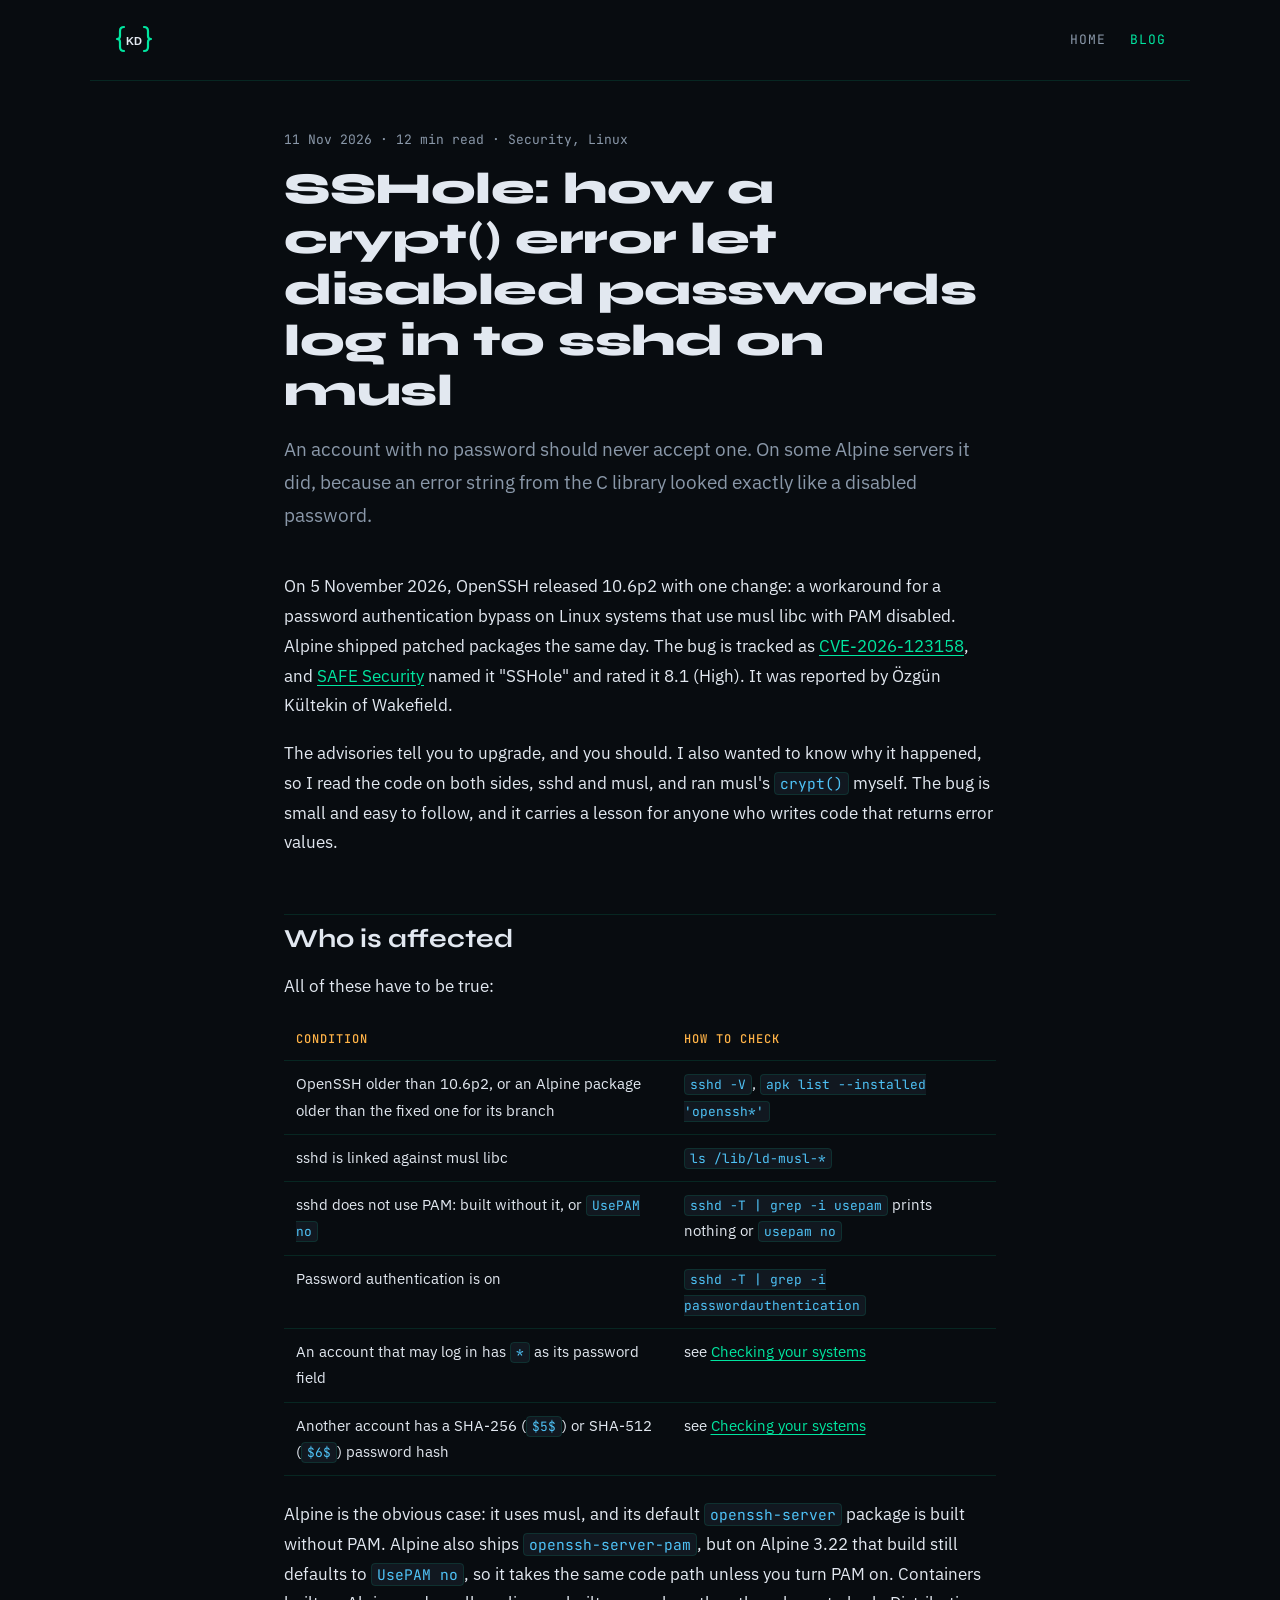
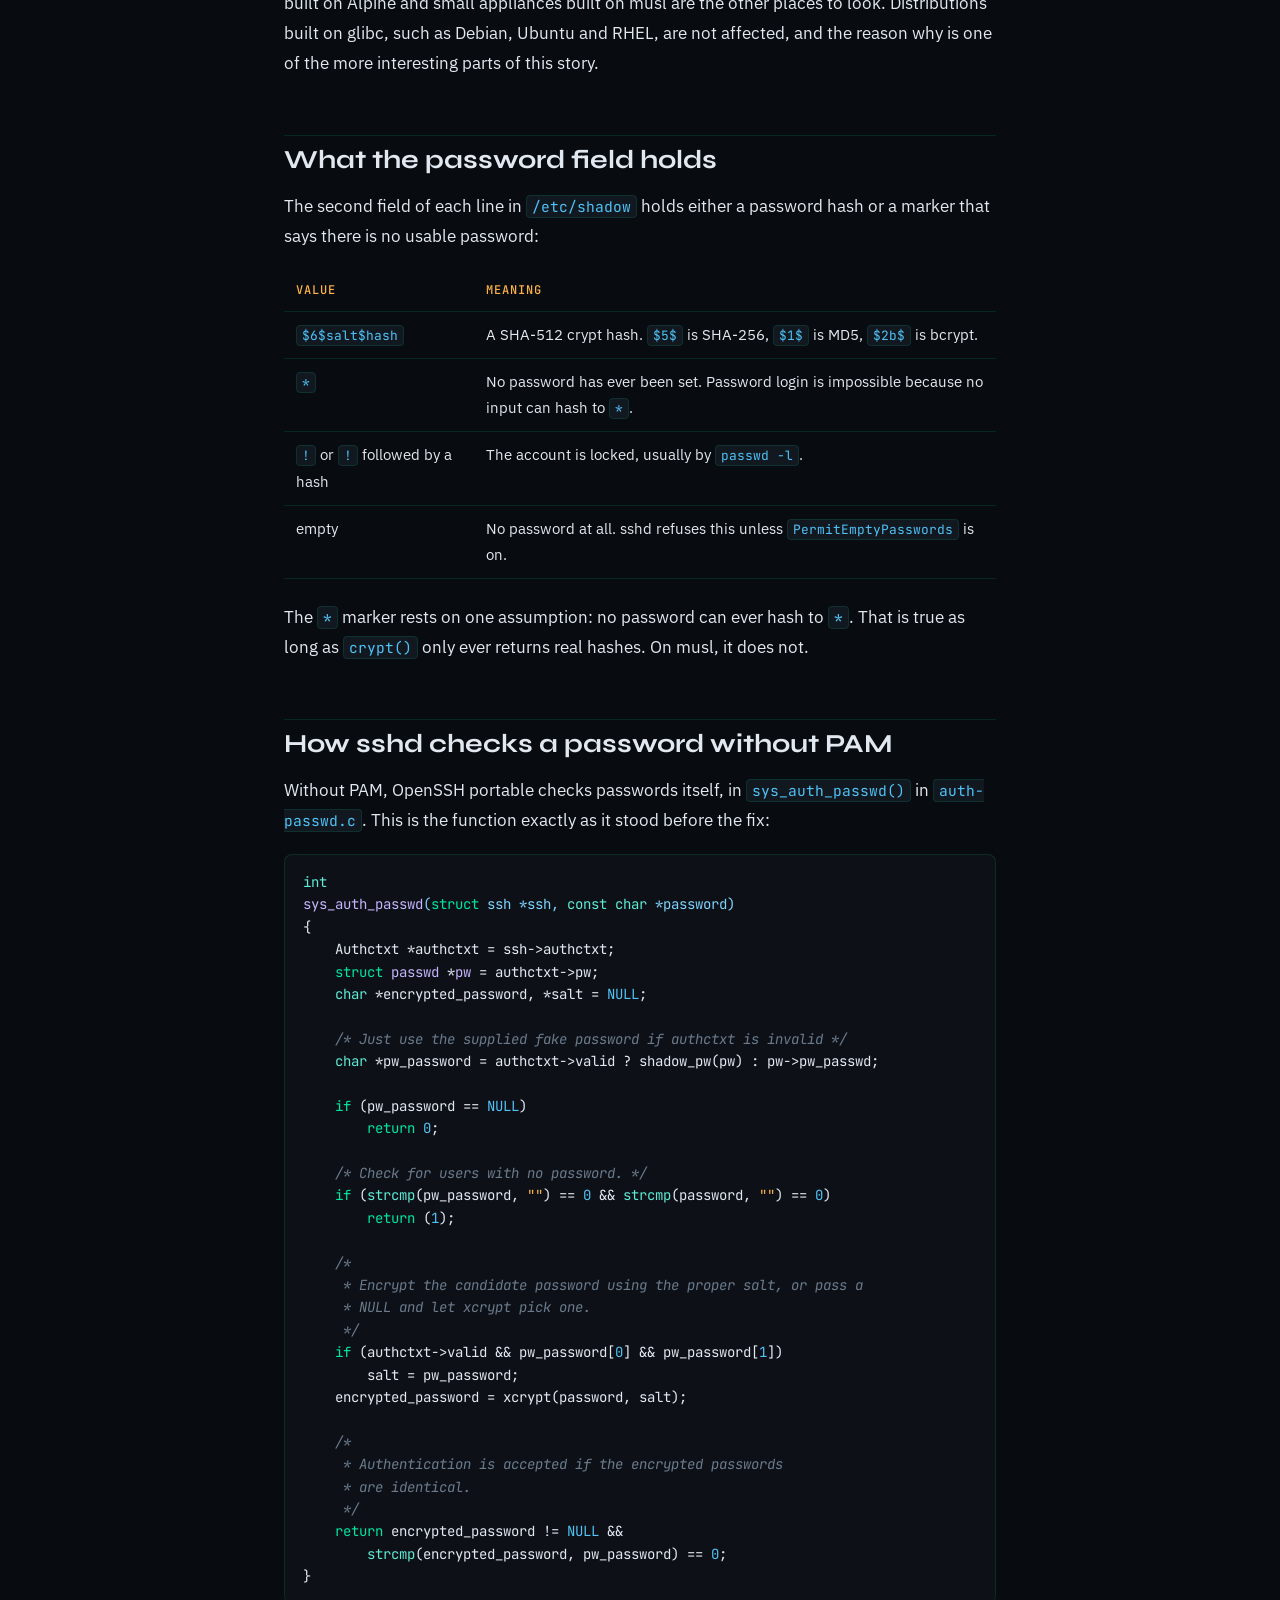
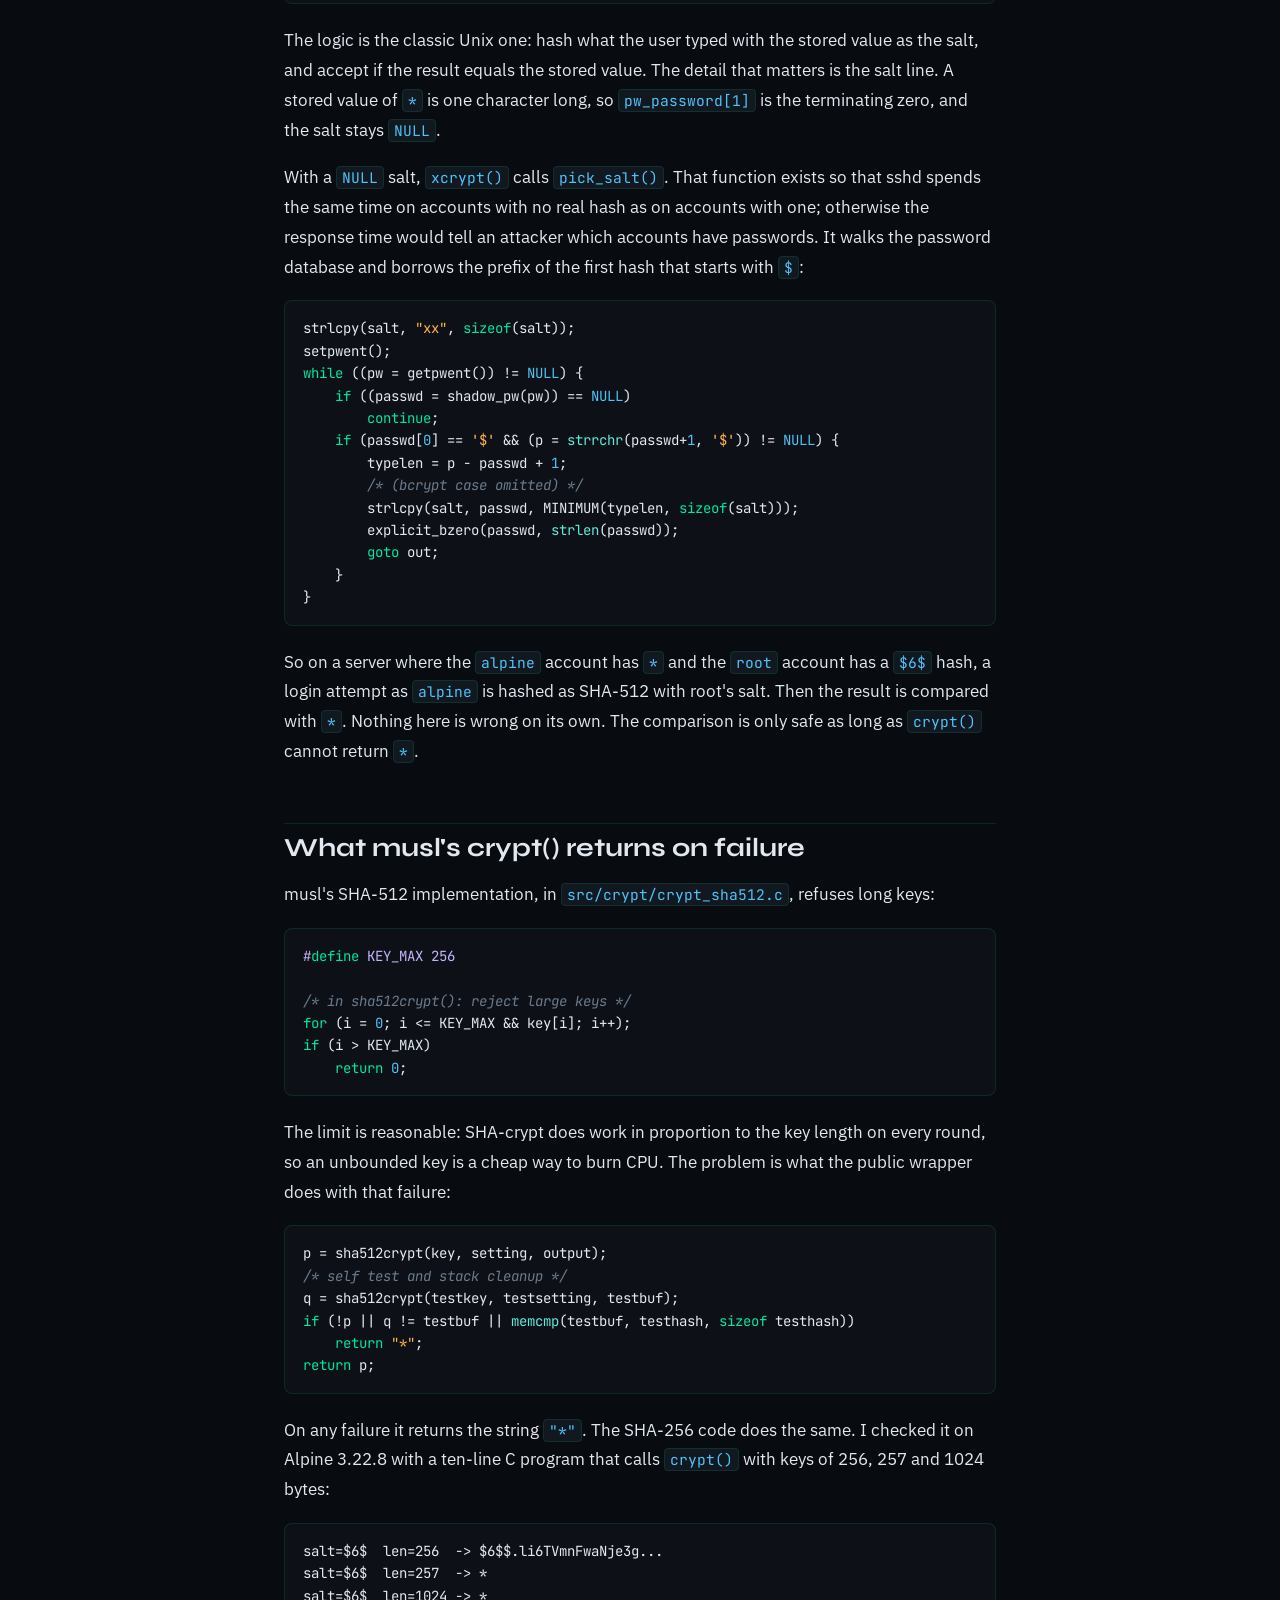
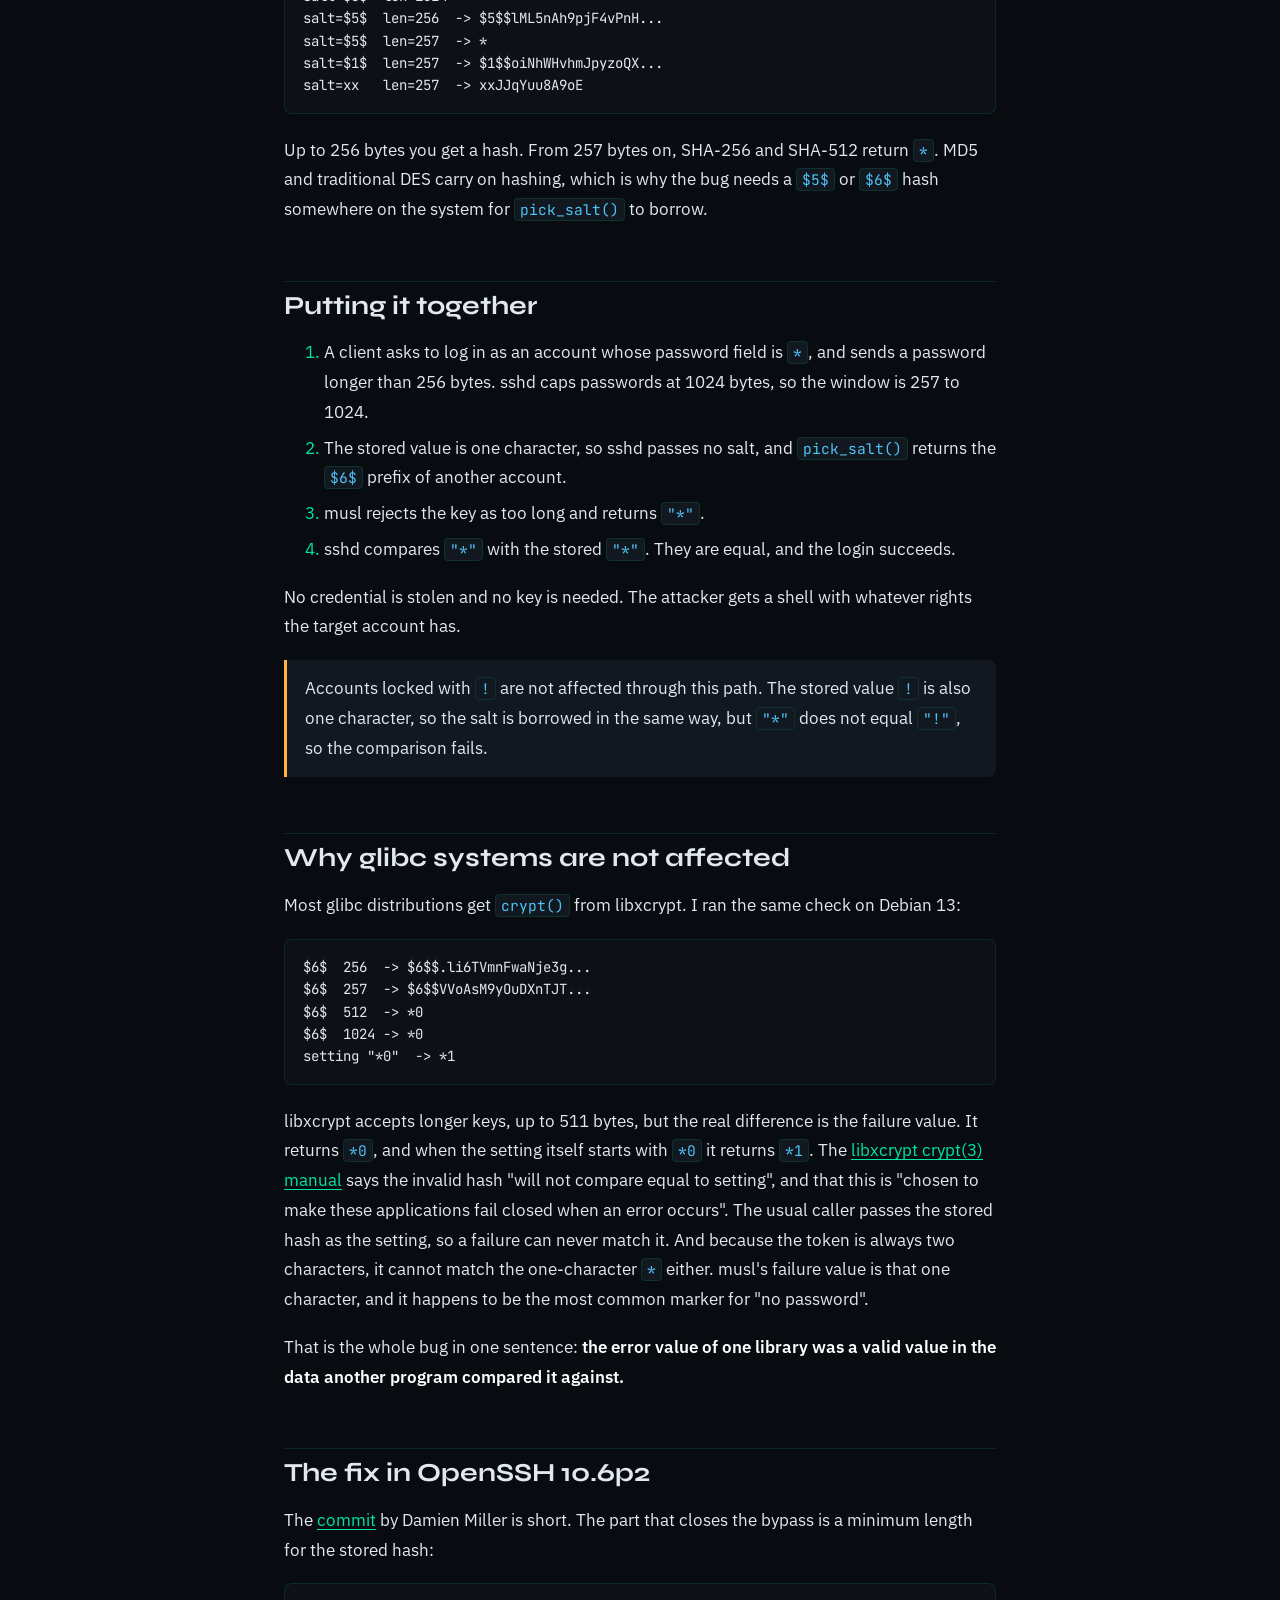
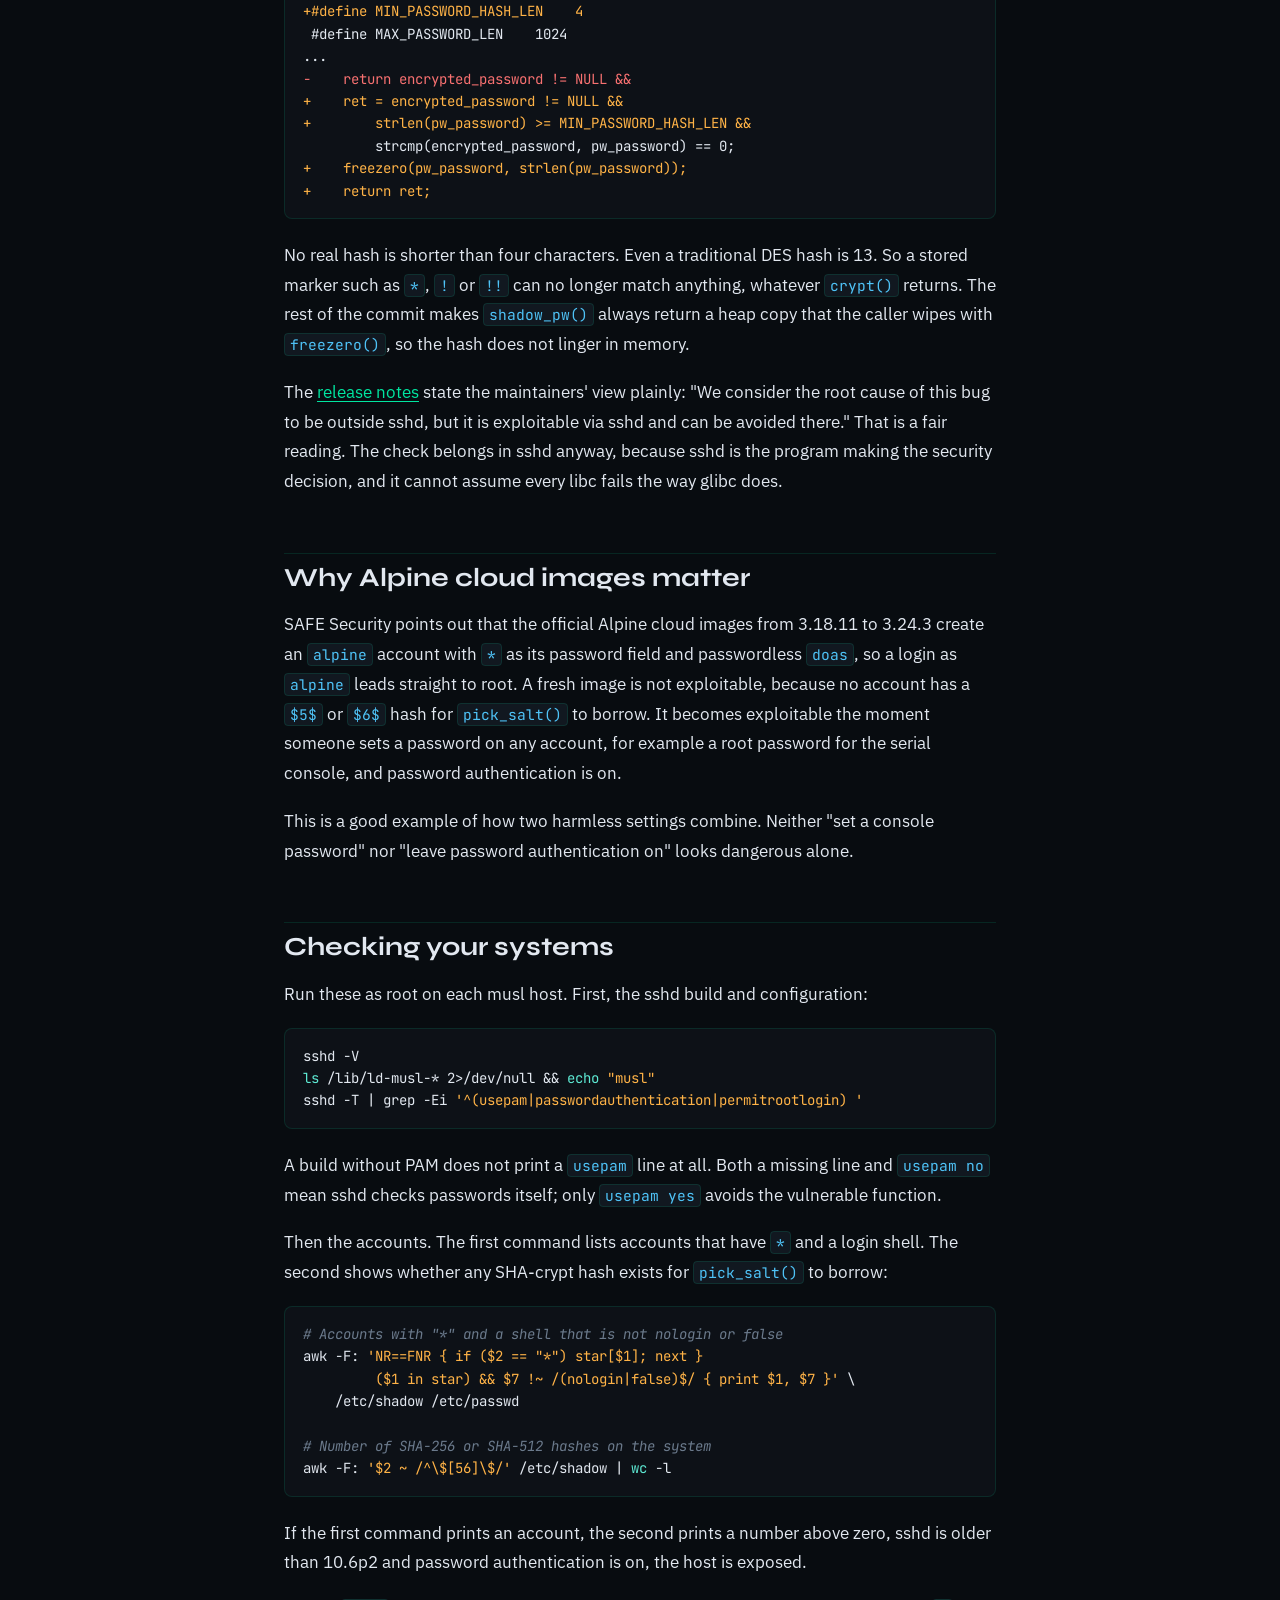
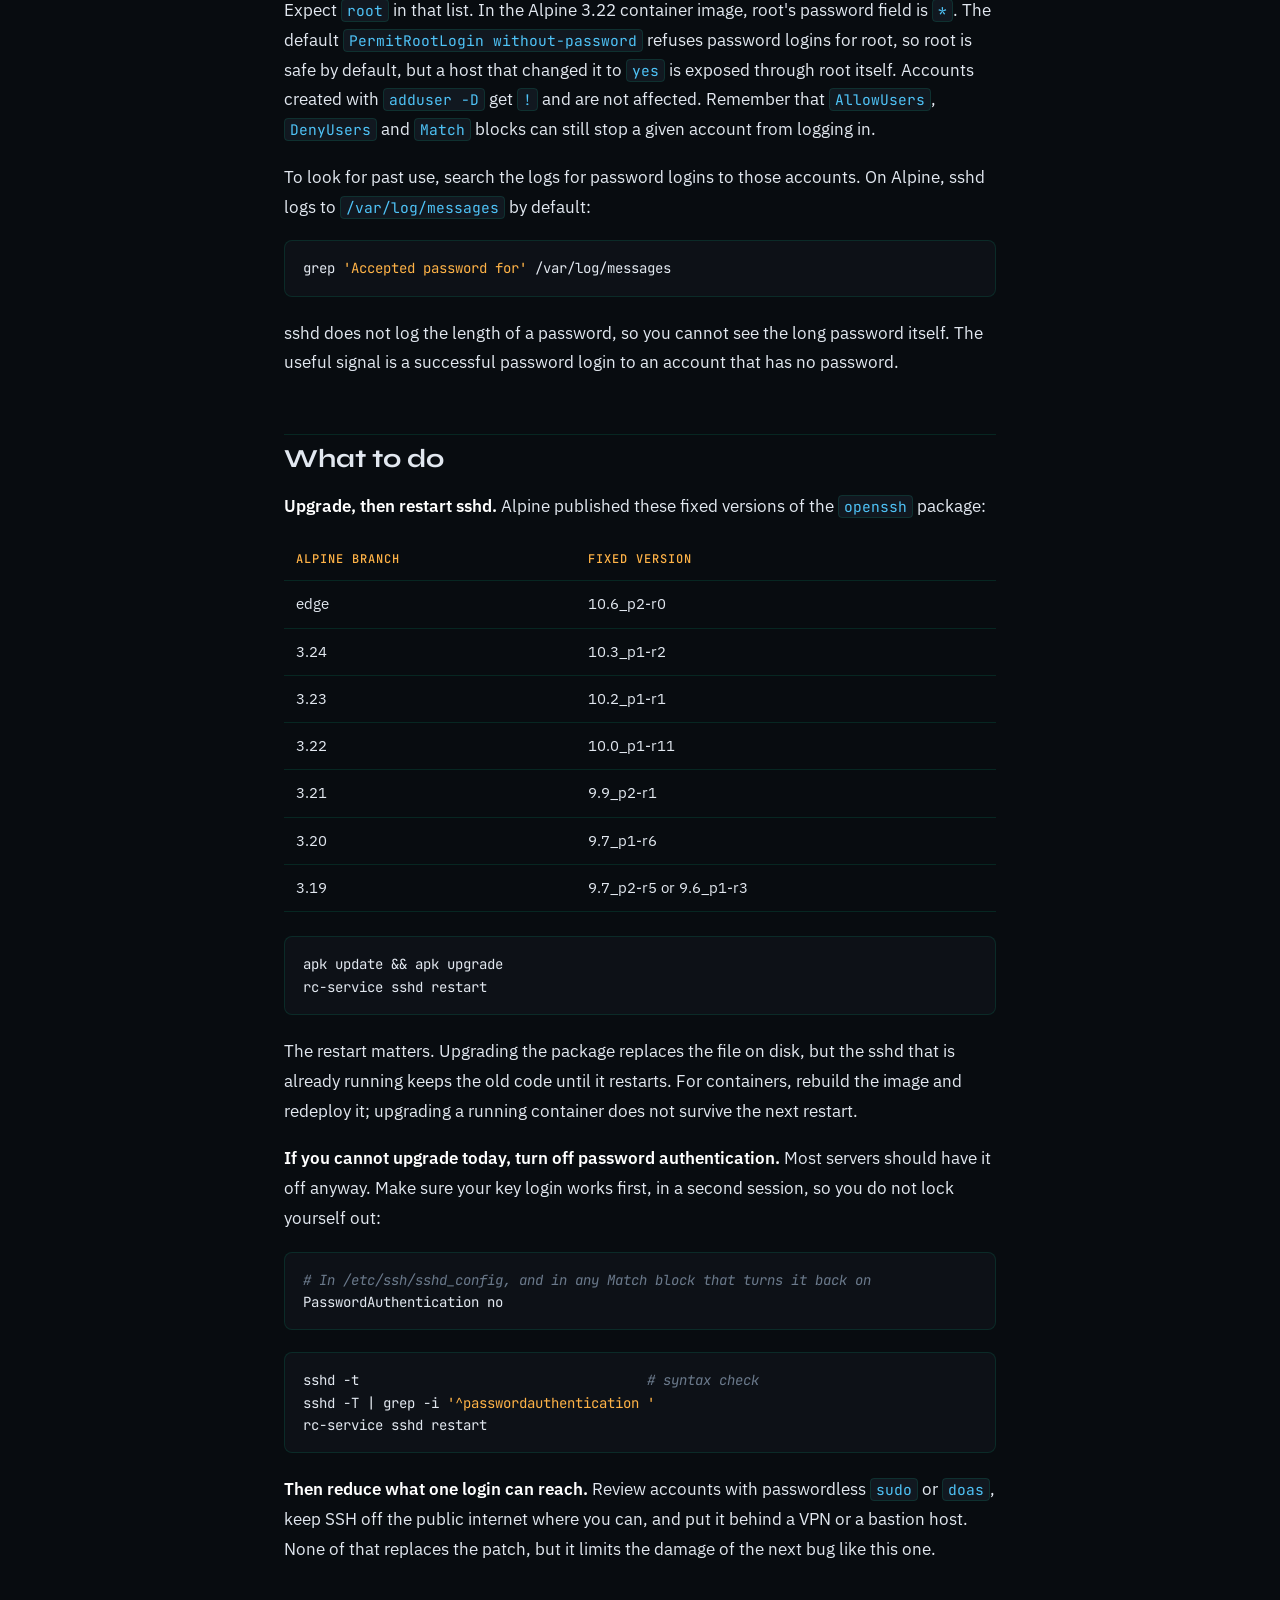
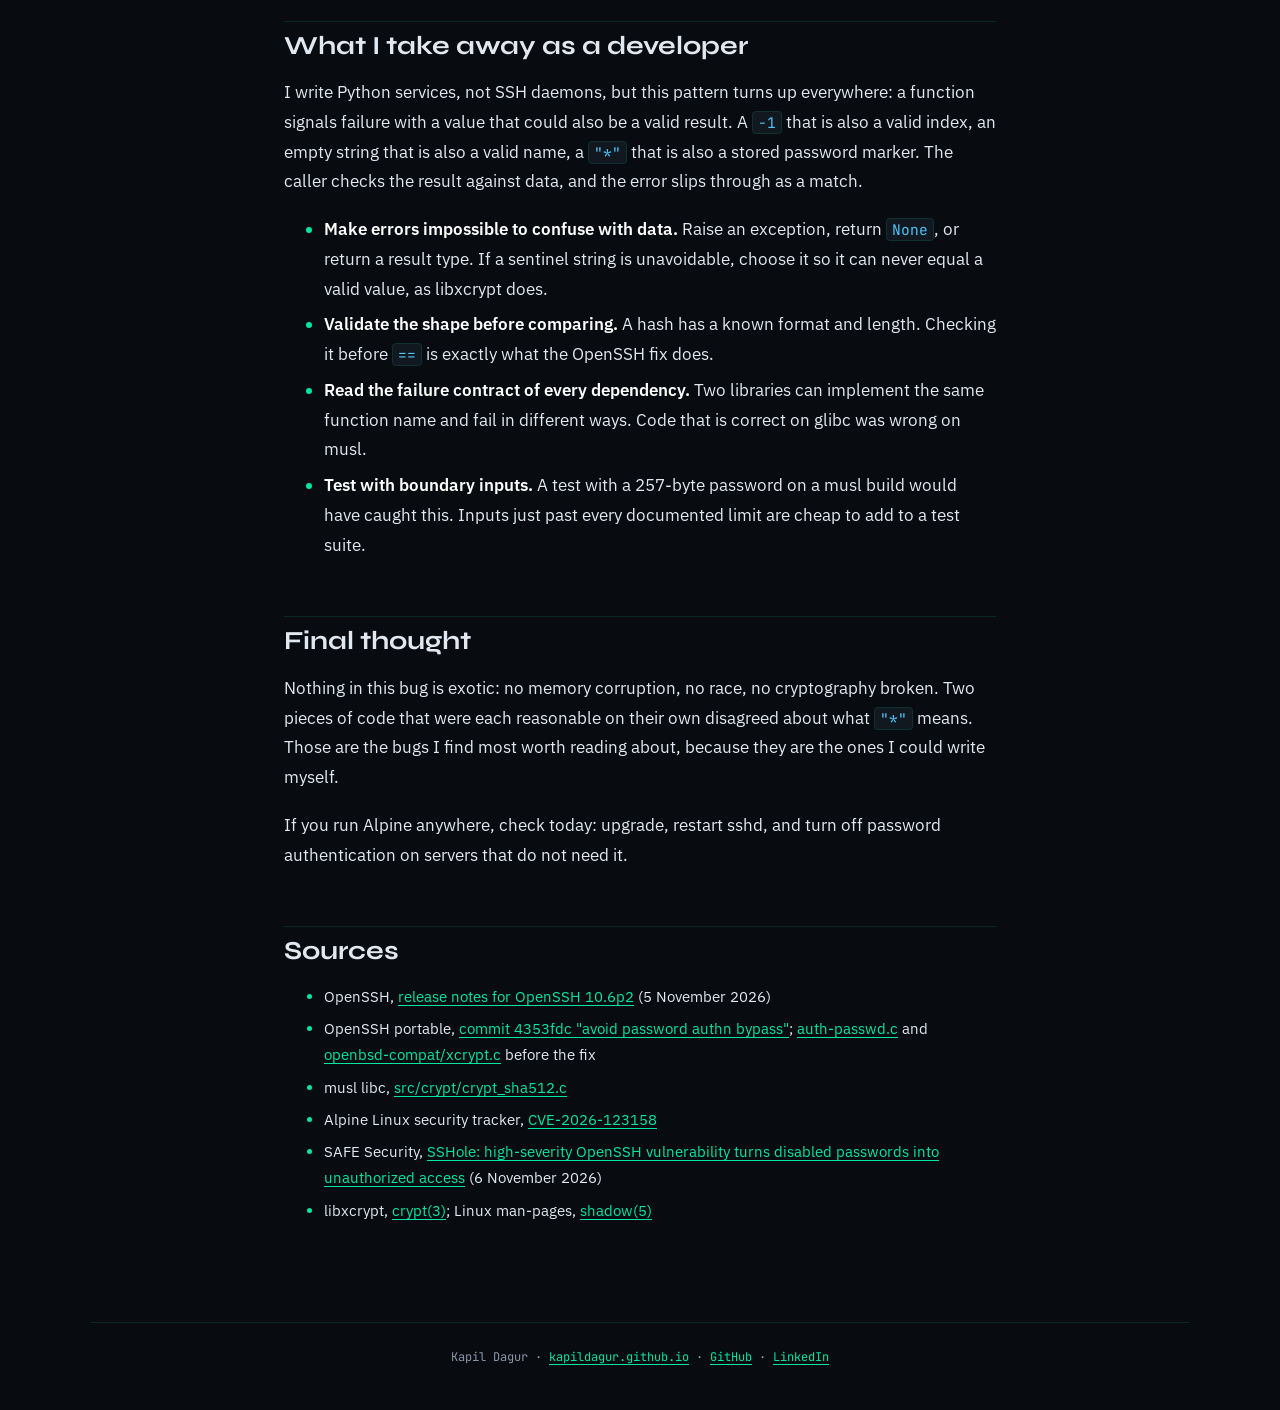
<file: blog/sshole-musl-crypt/index.html>
<!doctype html>
<html lang="en">
<head>
<meta charset="utf-8">
<meta name="viewport" content="width=device-width, initial-scale=1">
<title>SSHole: how a crypt() error let disabled passwords log in to sshd on musl | Kapil Dagur</title>
<meta name="description" content="CVE-2026-123158 explained from the source: why OpenSSH before 10.6p2 on musl without PAM accepted a long password for accounts with no password, how the fix works, and how to check your systems.">
<meta name="author" content="Kapil Dagur">
<link rel="canonical" href="https://kapildagur.github.io/blog/sshole-musl-crypt/">
<meta property="og:type" content="article">
<meta property="og:url" content="https://kapildagur.github.io/blog/sshole-musl-crypt/">
<meta property="og:title" content="SSHole: how a crypt() error let disabled passwords log in to sshd on musl">
<meta property="og:description" content="A walk through the OpenSSH and musl source behind CVE-2026-123158, the fix in OpenSSH 10.6p2, and how to check Alpine and other musl systems.">
<meta property="og:image" content="https://github.com/kapildagur.png">
<meta property="article:published_time" content="2026-11-11">
<meta name="twitter:card" content="summary">
<link rel="icon" href="data:image/svg+xml,%3Csvg xmlns='http://www.w3.org/2000/svg' viewBox='0 0 40 40'%3E%3Crect width='40' height='40' rx='8' fill='%23080c10'/%3E%3Cg fill='none' stroke='%2300e6a0' stroke-width='2.6' stroke-linecap='round' stroke-linejoin='round'%3E%3Cpath d='M10 7c-3 0-4 1.5-4 4v5c0 2-1 3-3 3c2 0 3 1 3 3v5c0 2.5 1 4 4 4'/%3E%3Cpath d='M30 7c3 0 4 1.5 4 4v5c0 2 1 3 3 3c-2 0-3 1-3 3v5c0 2.5-1 4-4 4'/%3E%3C/g%3E%3Ctext x='20' y='25' text-anchor='middle' font-family='sans-serif' font-weight='800' font-size='12' fill='%23e2e8f0'%3EKD%3C/text%3E%3C/svg%3E">
<link rel="preconnect" href="https://fonts.googleapis.com">
<link rel="preconnect" href="https://fonts.gstatic.com" crossorigin>
<link href="https://fonts.googleapis.com/css2?family=IBM+Plex+Sans:wght@400;600&family=JetBrains+Mono:wght@400;500&family=Syne:wght@700;800&display=swap" rel="stylesheet">
<link rel="stylesheet" href="../blog.css?v=11">
</head>
<body>
<a class="skip-link" href="#main">Skip to content</a>

<nav class="site-nav" aria-label="Site">
  <a class="logo" href="../../" aria-label="Kapil Dagur, home"><svg class="logo-mark" viewBox="0 0 40 40" width="40" height="40" aria-hidden="true" focusable="false"><g fill="none" stroke="#00e6a0" stroke-width="2.2" stroke-linecap="round" stroke-linejoin="round"><path d="M9 6c-3 0-4 1.5-4 4v5c0 2-1 3-3 3c2 0 3 1 3 3v5c0 2.5 1 4 4 4" transform="translate(1 1)"/><path d="M31 6c3 0 4 1.5 4 4v5c0 2 1 3 3 3c-2 0-3 1-3 3v5c0 2.5-1 4-4 4" transform="translate(-1 1)"/></g><text x="20" y="24.5" text-anchor="middle" font-family="Arial, Helvetica, sans-serif" font-weight="700" font-size="11" fill="#e2e8f0">KD</text></svg></a>
  <ul>
    <li><a href="../../">Home</a></li>
    <li><a href="../" aria-current="page">Blog</a></li>
  </ul>
</nav>

<main id="main">
<article>
  <p class="post-meta">11 Nov 2026 · 12 min read · Security, Linux</p>
  <h1>SSHole: how a crypt() error let disabled passwords log in to sshd on musl</h1>
  <p class="lede">An account with no password should never accept one. On some Alpine servers it did, because an error string from the C library looked exactly like a disabled password.</p>

  <p>On 5 November 2026, OpenSSH released 10.6p2 with one change: a workaround for a password authentication bypass on Linux systems that use musl libc with PAM disabled. Alpine shipped patched packages the same day. The bug is tracked as <a href="https://security.alpinelinux.org/vuln/CVE-2026-123158">CVE-2026-123158</a>, and <a href="https://safe.security/resources/blog/sshole-high-severity-openssh-vulnerability-turns-disabled-passwords-into-unauthorized-access/">SAFE Security</a> named it "SSHole" and rated it 8.1 (High). It was reported by Özgün Kültekin of Wakefield.</p>

  <p>The advisories tell you to upgrade, and you should. I also wanted to know why it happened, so I read the code on both sides, sshd and musl, and ran musl's <code>crypt()</code> myself. The bug is small and easy to follow, and it carries a lesson for anyone who writes code that returns error values.</p>

  <h2 id="affected">Who is affected</h2>

  <p>All of these have to be true:</p>

  <div class="table-wrap">
  <table>
    <thead><tr><th>Condition</th><th>How to check</th></tr></thead>
    <tbody>
      <tr><td>OpenSSH older than 10.6p2, or an Alpine package older than the fixed one for its branch</td><td><code>sshd -V</code>, <code>apk list --installed 'openssh*'</code></td></tr>
      <tr><td>sshd is linked against musl libc</td><td><code>ls /lib/ld-musl-*</code></td></tr>
      <tr><td>sshd does not use PAM: built without it, or <code>UsePAM no</code></td><td><code>sshd -T | grep -i usepam</code> prints nothing or <code>usepam no</code></td></tr>
      <tr><td>Password authentication is on</td><td><code>sshd -T | grep -i passwordauthentication</code></td></tr>
      <tr><td>An account that may log in has <code>*</code> as its password field</td><td>see <a href="#check">Checking your systems</a></td></tr>
      <tr><td>Another account has a SHA-256 (<code>$5$</code>) or SHA-512 (<code>$6$</code>) password hash</td><td>see <a href="#check">Checking your systems</a></td></tr>
    </tbody>
  </table>
  </div>

  <p>Alpine is the obvious case: it uses musl, and its default <code>openssh-server</code> package is built without PAM. Alpine also ships <code>openssh-server-pam</code>, but on Alpine 3.22 that build still defaults to <code>UsePAM no</code>, so it takes the same code path unless you turn PAM on. Containers built on Alpine and small appliances built on musl are the other places to look. Distributions built on glibc, such as Debian, Ubuntu and RHEL, are not affected, and the reason why is one of the more interesting parts of this story.</p>

  <h2 id="shadow">What the password field holds</h2>

  <p>The second field of each line in <code>/etc/shadow</code> holds either a password hash or a marker that says there is no usable password:</p>

  <div class="table-wrap">
  <table>
    <thead><tr><th>Value</th><th>Meaning</th></tr></thead>
    <tbody>
      <tr><td><code>$6$salt$hash</code></td><td>A SHA-512 crypt hash. <code>$5$</code> is SHA-256, <code>$1$</code> is MD5, <code>$2b$</code> is bcrypt.</td></tr>
      <tr><td><code>*</code></td><td>No password has ever been set. Password login is impossible because no input can hash to <code>*</code>.</td></tr>
      <tr><td><code>!</code> or <code>!</code> followed by a hash</td><td>The account is locked, usually by <code>passwd -l</code>.</td></tr>
      <tr><td>empty</td><td>No password at all. sshd refuses this unless <code>PermitEmptyPasswords</code> is on.</td></tr>
    </tbody>
  </table>
  </div>

  <p>The <code>*</code> marker rests on one assumption: no password can ever hash to <code>*</code>. That is true as long as <code>crypt()</code> only ever returns real hashes. On musl, it does not.</p>

  <h2 id="sshd">How sshd checks a password without PAM</h2>

  <p>Without PAM, OpenSSH portable checks passwords itself, in <code>sys_auth_passwd()</code> in <code>auth-passwd.c</code>. This is the function exactly as it stood before the fix:</p>

<pre><code class="language-c">int
sys_auth_passwd(struct ssh *ssh, const char *password)
{
    Authctxt *authctxt = ssh-&gt;authctxt;
    struct passwd *pw = authctxt-&gt;pw;
    char *encrypted_password, *salt = NULL;

    /* Just use the supplied fake password if authctxt is invalid */
    char *pw_password = authctxt-&gt;valid ? shadow_pw(pw) : pw-&gt;pw_passwd;

    if (pw_password == NULL)
        return 0;

    /* Check for users with no password. */
    if (strcmp(pw_password, "") == 0 &amp;&amp; strcmp(password, "") == 0)
        return (1);

    /*
     * Encrypt the candidate password using the proper salt, or pass a
     * NULL and let xcrypt pick one.
     */
    if (authctxt-&gt;valid &amp;&amp; pw_password[0] &amp;&amp; pw_password[1])
        salt = pw_password;
    encrypted_password = xcrypt(password, salt);

    /*
     * Authentication is accepted if the encrypted passwords
     * are identical.
     */
    return encrypted_password != NULL &amp;&amp;
        strcmp(encrypted_password, pw_password) == 0;
}</code></pre>

  <p>The logic is the classic Unix one: hash what the user typed with the stored value as the salt, and accept if the result equals the stored value. The detail that matters is the salt line. A stored value of <code>*</code> is one character long, so <code>pw_password[1]</code> is the terminating zero, and the salt stays <code>NULL</code>.</p>

  <p>With a <code>NULL</code> salt, <code>xcrypt()</code> calls <code>pick_salt()</code>. That function exists so that sshd spends the same time on accounts with no real hash as on accounts with one; otherwise the response time would tell an attacker which accounts have passwords. It walks the password database and borrows the prefix of the first hash that starts with <code>$</code>:</p>

<pre><code class="language-c">strlcpy(salt, "xx", sizeof(salt));
setpwent();
while ((pw = getpwent()) != NULL) {
    if ((passwd = shadow_pw(pw)) == NULL)
        continue;
    if (passwd[0] == '$' &amp;&amp; (p = strrchr(passwd+1, '$')) != NULL) {
        typelen = p - passwd + 1;
        /* (bcrypt case omitted) */
        strlcpy(salt, passwd, MINIMUM(typelen, sizeof(salt)));
        explicit_bzero(passwd, strlen(passwd));
        goto out;
    }
}</code></pre>

  <p>So on a server where the <code>alpine</code> account has <code>*</code> and the <code>root</code> account has a <code>$6$</code> hash, a login attempt as <code>alpine</code> is hashed as SHA-512 with root's salt. Then the result is compared with <code>*</code>. Nothing here is wrong on its own. The comparison is only safe as long as <code>crypt()</code> cannot return <code>*</code>.</p>

  <h2 id="musl">What musl's crypt() returns on failure</h2>

  <p>musl's SHA-512 implementation, in <code>src/crypt/crypt_sha512.c</code>, refuses long keys:</p>

<pre><code class="language-c">#define KEY_MAX 256

/* in sha512crypt(): reject large keys */
for (i = 0; i &lt;= KEY_MAX &amp;&amp; key[i]; i++);
if (i &gt; KEY_MAX)
    return 0;</code></pre>

  <p>The limit is reasonable: SHA-crypt does work in proportion to the key length on every round, so an unbounded key is a cheap way to burn CPU. The problem is what the public wrapper does with that failure:</p>

<pre><code class="language-c">p = sha512crypt(key, setting, output);
/* self test and stack cleanup */
q = sha512crypt(testkey, testsetting, testbuf);
if (!p || q != testbuf || memcmp(testbuf, testhash, sizeof testhash))
    return "*";
return p;</code></pre>

  <p>On any failure it returns the string <code>"*"</code>. The SHA-256 code does the same. I checked it on Alpine 3.22.8 with a ten-line C program that calls <code>crypt()</code> with keys of 256, 257 and 1024 bytes:</p>

<pre><code class="language-plaintext">salt=$6$  len=256  -&gt; $6$$.li6TVmnFwaNje3g...
salt=$6$  len=257  -&gt; *
salt=$6$  len=1024 -&gt; *
salt=$5$  len=256  -&gt; $5$$lML5nAh9pjF4vPnH...
salt=$5$  len=257  -&gt; *
salt=$1$  len=257  -&gt; $1$$oiNhWHvhmJpyzoQX...
salt=xx   len=257  -&gt; xxJJqYuu8A9oE</code></pre>

  <p>Up to 256 bytes you get a hash. From 257 bytes on, SHA-256 and SHA-512 return <code>*</code>. MD5 and traditional DES carry on hashing, which is why the bug needs a <code>$5$</code> or <code>$6$</code> hash somewhere on the system for <code>pick_salt()</code> to borrow.</p>

  <h2 id="together">Putting it together</h2>

  <ol>
    <li>A client asks to log in as an account whose password field is <code>*</code>, and sends a password longer than 256 bytes. sshd caps passwords at 1024 bytes, so the window is 257 to 1024.</li>
    <li>The stored value is one character, so sshd passes no salt, and <code>pick_salt()</code> returns the <code>$6$</code> prefix of another account.</li>
    <li>musl rejects the key as too long and returns <code>"*"</code>.</li>
    <li>sshd compares <code>"*"</code> with the stored <code>"*"</code>. They are equal, and the login succeeds.</li>
  </ol>

  <p>No credential is stolen and no key is needed. The attacker gets a shell with whatever rights the target account has.</p>

  <div class="callout">
    <p>Accounts locked with <code>!</code> are not affected through this path. The stored value <code>!</code> is also one character, so the salt is borrowed in the same way, but <code>"*"</code> does not equal <code>"!"</code>, so the comparison fails.</p>
  </div>

  <h2 id="glibc">Why glibc systems are not affected</h2>

  <p>Most glibc distributions get <code>crypt()</code> from libxcrypt. I ran the same check on Debian 13:</p>

<pre><code class="language-plaintext">$6$  256  -&gt; $6$$.li6TVmnFwaNje3g...
$6$  257  -&gt; $6$$VVoAsM9yOuDXnTJT...
$6$  512  -&gt; *0
$6$  1024 -&gt; *0
setting "*0"  -&gt; *1</code></pre>

  <p>libxcrypt accepts longer keys, up to 511 bytes, but the real difference is the failure value. It returns <code>*0</code>, and when the setting itself starts with <code>*0</code> it returns <code>*1</code>. The <a href="https://github.com/besser82/libxcrypt/blob/develop/doc/crypt.3">libxcrypt crypt(3) manual</a> says the invalid hash "will not compare equal to setting", and that this is "chosen to make these applications fail closed when an error occurs". The usual caller passes the stored hash as the setting, so a failure can never match it. And because the token is always two characters, it cannot match the one-character <code>*</code> either. musl's failure value is that one character, and it happens to be the most common marker for "no password".</p>

  <p>That is the whole bug in one sentence: <strong>the error value of one library was a valid value in the data another program compared it against.</strong></p>

  <h2 id="fix">The fix in OpenSSH 10.6p2</h2>

  <p>The <a href="https://github.com/openssh/openssh-portable/commit/4353fdc43ef646c43a8dda7025cc1a898caf1482">commit</a> by Damien Miller is short. The part that closes the bypass is a minimum length for the stored hash:</p>

<pre><code class="language-diff">+#define MIN_PASSWORD_HASH_LEN    4
 #define MAX_PASSWORD_LEN    1024
...
-    return encrypted_password != NULL &amp;&amp;
+    ret = encrypted_password != NULL &amp;&amp;
+        strlen(pw_password) &gt;= MIN_PASSWORD_HASH_LEN &amp;&amp;
         strcmp(encrypted_password, pw_password) == 0;
+    freezero(pw_password, strlen(pw_password));
+    return ret;</code></pre>

  <p>No real hash is shorter than four characters. Even a traditional DES hash is 13. So a stored marker such as <code>*</code>, <code>!</code> or <code>!!</code> can no longer match anything, whatever <code>crypt()</code> returns. The rest of the commit makes <code>shadow_pw()</code> always return a heap copy that the caller wipes with <code>freezero()</code>, so the hash does not linger in memory.</p>

  <p>The <a href="https://www.openssh.org/releasenotes.html">release notes</a> state the maintainers' view plainly: "We consider the root cause of this bug to be outside sshd, but it is exploitable via sshd and can be avoided there." That is a fair reading. The check belongs in sshd anyway, because sshd is the program making the security decision, and it cannot assume every libc fails the way glibc does.</p>

  <h2 id="alpine-cloud">Why Alpine cloud images matter</h2>

  <p>SAFE Security points out that the official Alpine cloud images from 3.18.11 to 3.24.3 create an <code>alpine</code> account with <code>*</code> as its password field and passwordless <code>doas</code>, so a login as <code>alpine</code> leads straight to root. A fresh image is not exploitable, because no account has a <code>$5$</code> or <code>$6$</code> hash for <code>pick_salt()</code> to borrow. It becomes exploitable the moment someone sets a password on any account, for example a root password for the serial console, and password authentication is on.</p>

  <p>This is a good example of how two harmless settings combine. Neither "set a console password" nor "leave password authentication on" looks dangerous alone.</p>

  <h2 id="check">Checking your systems</h2>

  <p>Run these as root on each musl host. First, the sshd build and configuration:</p>

<pre><code class="language-bash">sshd -V
ls /lib/ld-musl-* 2&gt;/dev/null &amp;&amp; echo "musl"
sshd -T | grep -Ei '^(usepam|passwordauthentication|permitrootlogin) '</code></pre>

  <p>A build without PAM does not print a <code>usepam</code> line at all. Both a missing line and <code>usepam no</code> mean sshd checks passwords itself; only <code>usepam yes</code> avoids the vulnerable function.</p>

  <p>Then the accounts. The first command lists accounts that have <code>*</code> and a login shell. The second shows whether any SHA-crypt hash exists for <code>pick_salt()</code> to borrow:</p>

<pre><code class="language-bash"># Accounts with "*" and a shell that is not nologin or false
awk -F: 'NR==FNR { if ($2 == "*") star[$1]; next }
         ($1 in star) &amp;&amp; $7 !~ /(nologin|false)$/ { print $1, $7 }' \
    /etc/shadow /etc/passwd

# Number of SHA-256 or SHA-512 hashes on the system
awk -F: '$2 ~ /^\$[56]\$/' /etc/shadow | wc -l</code></pre>

  <p>If the first command prints an account, the second prints a number above zero, sshd is older than 10.6p2 and password authentication is on, the host is exposed.</p>

  <p>Expect <code>root</code> in that list. In the Alpine 3.22 container image, root's password field is <code>*</code>. The default <code>PermitRootLogin without-password</code> refuses password logins for root, so root is safe by default, but a host that changed it to <code>yes</code> is exposed through root itself. Accounts created with <code>adduser -D</code> get <code>!</code> and are not affected. Remember that <code>AllowUsers</code>, <code>DenyUsers</code> and <code>Match</code> blocks can still stop a given account from logging in.</p>

  <p>To look for past use, search the logs for password logins to those accounts. On Alpine, sshd logs to <code>/var/log/messages</code> by default:</p>

<pre><code class="language-bash">grep 'Accepted password for' /var/log/messages</code></pre>

  <p>sshd does not log the length of a password, so you cannot see the long password itself. The useful signal is a successful password login to an account that has no password.</p>

  <h2 id="remediate">What to do</h2>

  <p><strong>Upgrade, then restart sshd.</strong> Alpine published these fixed versions of the <code>openssh</code> package:</p>

  <div class="table-wrap">
  <table>
    <thead><tr><th>Alpine branch</th><th>Fixed version</th></tr></thead>
    <tbody>
      <tr><td>edge</td><td>10.6_p2-r0</td></tr>
      <tr><td>3.24</td><td>10.3_p1-r2</td></tr>
      <tr><td>3.23</td><td>10.2_p1-r1</td></tr>
      <tr><td>3.22</td><td>10.0_p1-r11</td></tr>
      <tr><td>3.21</td><td>9.9_p2-r1</td></tr>
      <tr><td>3.20</td><td>9.7_p1-r6</td></tr>
      <tr><td>3.19</td><td>9.7_p2-r5 or 9.6_p1-r3</td></tr>
    </tbody>
  </table>
  </div>

<pre><code class="language-bash">apk update &amp;&amp; apk upgrade
rc-service sshd restart</code></pre>

  <p>The restart matters. Upgrading the package replaces the file on disk, but the sshd that is already running keeps the old code until it restarts. For containers, rebuild the image and redeploy it; upgrading a running container does not survive the next restart.</p>

  <p><strong>If you cannot upgrade today, turn off password authentication.</strong> Most servers should have it off anyway. Make sure your key login works first, in a second session, so you do not lock yourself out:</p>

<pre><code class="language-bash"># In /etc/ssh/sshd_config, and in any Match block that turns it back on
PasswordAuthentication no</code></pre>

<pre><code class="language-bash">sshd -t                                    # syntax check
sshd -T | grep -i '^passwordauthentication '
rc-service sshd restart</code></pre>

  <p><strong>Then reduce what one login can reach.</strong> Review accounts with passwordless <code>sudo</code> or <code>doas</code>, keep SSH off the public internet where you can, and put it behind a VPN or a bastion host. None of that replaces the patch, but it limits the damage of the next bug like this one.</p>

  <h2 id="lessons">What I take away as a developer</h2>

  <p>I write Python services, not SSH daemons, but this pattern turns up everywhere: a function signals failure with a value that could also be a valid result. A <code>-1</code> that is also a valid index, an empty string that is also a valid name, a <code>"*"</code> that is also a stored password marker. The caller checks the result against data, and the error slips through as a match.</p>

  <ul>
    <li><strong>Make errors impossible to confuse with data.</strong> Raise an exception, return <code>None</code>, or return a result type. If a sentinel string is unavoidable, choose it so it can never equal a valid value, as libxcrypt does.</li>
    <li><strong>Validate the shape before comparing.</strong> A hash has a known format and length. Checking it before <code>==</code> is exactly what the OpenSSH fix does.</li>
    <li><strong>Read the failure contract of every dependency.</strong> Two libraries can implement the same function name and fail in different ways. Code that is correct on glibc was wrong on musl.</li>
    <li><strong>Test with boundary inputs.</strong> A test with a 257-byte password on a musl build would have caught this. Inputs just past every documented limit are cheap to add to a test suite.</li>
  </ul>

  <h2 id="close">Final thought</h2>

  <p>Nothing in this bug is exotic: no memory corruption, no race, no cryptography broken. Two pieces of code that were each reasonable on their own disagreed about what <code>"*"</code> means. Those are the bugs I find most worth reading about, because they are the ones I could write myself.</p>

  <p>If you run Alpine anywhere, check today: upgrade, restart sshd, and turn off password authentication on servers that do not need it.</p>

  <h2 id="sources">Sources</h2>
  <ul class="sources">
    <li>OpenSSH, <a href="https://www.openssh.org/releasenotes.html">release notes for OpenSSH 10.6p2</a> (5 November 2026)</li>
    <li>OpenSSH portable, <a href="https://github.com/openssh/openssh-portable/commit/4353fdc43ef646c43a8dda7025cc1a898caf1482">commit 4353fdc "avoid password authn bypass"</a>; <a href="https://github.com/openssh/openssh-portable/blob/3c6ec4c/auth-passwd.c">auth-passwd.c</a> and <a href="https://github.com/openssh/openssh-portable/blob/3c6ec4c/openbsd-compat/xcrypt.c">openbsd-compat/xcrypt.c</a> before the fix</li>
    <li>musl libc, <a href="https://git.musl-libc.org/cgit/musl/tree/src/crypt/crypt_sha512.c">src/crypt/crypt_sha512.c</a></li>
    <li>Alpine Linux security tracker, <a href="https://security.alpinelinux.org/vuln/CVE-2026-123158">CVE-2026-123158</a></li>
    <li>SAFE Security, <a href="https://safe.security/resources/blog/sshole-high-severity-openssh-vulnerability-turns-disabled-passwords-into-unauthorized-access/">SSHole: high-severity OpenSSH vulnerability turns disabled passwords into unauthorized access</a> (6 November 2026)</li>
    <li>libxcrypt, <a href="https://github.com/besser82/libxcrypt/blob/develop/doc/crypt.3">crypt(3)</a>; Linux man-pages, <a href="https://man7.org/linux/man-pages/man5/shadow.5.html">shadow(5)</a></li>
  </ul>
</article>
</main>

<footer>
  <p>Kapil Dagur · <a href="../../">kapildagur.github.io</a> · <a href="https://github.com/kapildagur">GitHub</a> · <a href="https://linkedin.com/in/kapildagur">LinkedIn</a></p>
</footer>
<script src="../assets/highlight/highlight.min.js" defer></script>
<script src="../assets/highlight/init.js" defer></script>
</body>
</html>
</file>
<file: blog/blog.css>
/* Styles for blog pages. Same palette and display font as the home page;
   body text uses a proportional font because long articles in a monospace
   face are tiring to read. */

:root {
  --bg: #080c10;
  --bg2: #0d1117;
  --bg3: #111820;
  --border: rgba(0, 230, 160, 0.12);
  --border2: rgba(0, 230, 160, 0.25);
  --green: #00e6a0;
  --green-dim: rgba(0, 230, 160, 0.08);
  --amber: #ffb347;
  --blue: #4fc3f7;
  --text: #e2e8f0;
  --text-muted: #8a98a9;
  --font-body: "IBM Plex Sans", system-ui, -apple-system, "Segoe UI", sans-serif;
  --font-mono: "JetBrains Mono", ui-monospace, monospace;
  --font-display: "Syne", sans-serif;
  color-scheme: dark;
}

* { box-sizing: border-box; }

html { -webkit-text-size-adjust: 100%; }

body {
  margin: 0;
  background: var(--bg);
  color: var(--text);
  font: 17px/1.75 var(--font-body);
}

a { color: var(--green); text-underline-offset: 3px; }
a:hover { text-decoration-thickness: 2px; }
a:focus-visible { outline: 2px solid var(--green); outline-offset: 3px; border-radius: 3px; }

.skip-link {
  position: absolute; left: -999px; top: 0;
  background: var(--green); color: var(--bg); padding: 8px 14px; z-index: 10;
}
.skip-link:focus { left: 0; }

/* Top bar */
.site-nav {
  display: flex; align-items: center; justify-content: space-between;
  max-width: 1100px; margin: 0 auto; padding: 20px 24px;
  border-bottom: 1px solid var(--border);
  font-family: var(--font-mono); font-size: 13px;
}
/* Logo: KD in code braces, the same as the favicon and the home page. */
.site-nav .logo { display: inline-flex; line-height: 0; border-radius: 8px; }

.site-nav ul { display: flex; gap: 24px; margin: 0; padding: 0; list-style: none; }
.site-nav ul a { color: var(--text-muted); text-decoration: none; letter-spacing: 1px; text-transform: uppercase; }
.site-nav ul a:hover, .site-nav ul a[aria-current="page"] { color: var(--green); }

main { max-width: 760px; margin: 0 auto; padding: 48px 24px 80px; }

/* Article */
.post-meta {
  font-family: var(--font-mono); font-size: 13px; color: var(--text-muted);
  margin: 0 0 12px;
}
h1 {
  font-family: var(--font-display); font-weight: 800;
  font-size: clamp(30px, 5vw, 44px); line-height: 1.15; letter-spacing: -0.5px;
  margin: 0 0 16px;
}
.lede { font-size: 19px; color: var(--text-muted); margin: 0 0 40px; }
h2 {
  font-family: var(--font-display); font-weight: 700; font-size: 26px; line-height: 1.25;
  margin: 56px 0 16px; padding-top: 8px; border-top: 1px solid var(--border);
}
h3 { font-family: var(--font-display); font-weight: 700; font-size: 20px; margin: 32px 0 8px; }
p, ul, ol { margin: 0 0 18px; }
li { margin: 6px 0; }
li::marker { color: var(--green); }
strong { color: #fff; font-weight: 600; }

code {
  font-family: var(--font-mono); font-size: 0.86em; font-variant-ligatures: none;
  background: var(--bg3); border: 1px solid var(--border);
  padding: 1px 5px; border-radius: 4px; color: var(--blue);
}
pre {
  background: var(--bg2); border: 1px solid var(--border); border-radius: 8px;
  padding: 16px 18px; overflow-x: auto; margin: 0 0 22px;
  font: 14px/1.6 var(--font-mono);
  /* Show == and -> as typed; ligatures hide the real characters. */
  font-variant-ligatures: none;
}
pre code { background: none; border: 0; padding: 0; color: var(--text); font-size: inherit; }

/* Syntax highlighting (highlight.js), using the site palette. */
.hljs-keyword, .hljs-selector-tag, .hljs-built_in.hljs-keyword, .hljs-meta .hljs-keyword { color: var(--green); }
.hljs-string, .hljs-regexp, .hljs-template-string, .hljs-addition { color: var(--amber); }
.hljs-number, .hljs-literal, .hljs-symbol, .hljs-bullet, .hljs-variable.constant_ { color: var(--blue); }
.hljs-title, .hljs-title.function_, .hljs-title.class_, .hljs-section { color: #c4b5fd; }
.hljs-meta, .hljs-decorator, .hljs-tag { color: #c4b5fd; }
.hljs-attr, .hljs-attribute, .hljs-property, .hljs-params, .hljs-name { color: #7dd3fc; }
.hljs-built_in, .hljs-type, .hljs-variable, .hljs-template-variable { color: #5eead4; }
.hljs-comment, .hljs-quote { color: #6b7a8c; font-style: italic; }
.hljs-deletion { color: #f87171; }
.hljs-emphasis { font-style: italic; }
.hljs-strong { font-weight: 700; }

/* Tables of facts that share a shape */
.table-wrap { overflow-x: auto; margin: 0 0 24px; }
table { width: 100%; border-collapse: collapse; font-size: 15px; }
th, td { text-align: left; vertical-align: top; padding: 10px 12px; border-bottom: 1px solid var(--border); }
th { font-family: var(--font-mono); font-size: 12px; letter-spacing: 1px; text-transform: uppercase; color: var(--amber); font-weight: 500; }

figure { margin: 28px 0 32px; }
figure a { display: block; }
figure img {
  display: block; width: 100%; height: auto;
  background: var(--bg2); border: 1px solid var(--border); border-radius: 8px;
}
figcaption { font-size: 14px; color: var(--text-muted); margin-top: 8px; }

.callout {
  border-left: 3px solid var(--amber); background: var(--bg3);
  padding: 14px 18px; border-radius: 0 8px 8px 0; margin: 0 0 22px;
}
.callout p:last-child { margin-bottom: 0; }

.sources li { font-size: 15px; }


.visually-hidden {
  position: absolute; width: 1px; height: 1px; padding: 0; margin: -1px;
  overflow: hidden; clip: rect(0 0 0 0); white-space: nowrap; border: 0;
}

/* The blog index is wider than an article, so the grid has room. */
main.index { max-width: 1040px; }

/* Topic colours, used by the tiles and chips. */
.topic-fintech { --topic: var(--amber); }
.topic-python  { --topic: var(--green); }
.topic-tooling { --topic: #c4b5fd; }
.topic-security { --topic: #ff8a80; }

/* Terminal-style header. */
.blog-head { margin-bottom: 28px; }
.prompt {
  font-family: var(--font-mono); font-size: clamp(22px, 4vw, 30px); font-weight: 500;
  color: var(--text); margin: 0 0 12px;
}
.prompt-sign { color: var(--green); }
.caret {
  display: inline-block; width: 0.55em; height: 1.05em; margin-left: 6px; vertical-align: -0.15em;
  background: var(--green); animation: caret-blink 1.1s steps(1) infinite;
}
@keyframes caret-blink { 50% { opacity: 0; } }
.stats { display: flex; flex-wrap: wrap; gap: 6px 18px; margin: 0 0 16px; font-family: var(--font-mono); font-size: 13px; color: var(--text-muted); }
.stats span::before { content: "# "; color: var(--green); }
.blog-head .lede { margin: 0; }

/* Topic filter chips: shown only when JavaScript can make them work. */
.filters { display: none; flex-wrap: wrap; gap: 10px; margin: 0 0 32px; }
.js .filters { display: flex; }
.chip {
  font: 500 12px/1 var(--font-mono); letter-spacing: 1px; text-transform: uppercase;
  color: var(--text-muted); background: transparent; cursor: pointer;
  border: 1px solid var(--border2); border-radius: 999px; padding: 8px 14px;
  transition: color .15s, border-color .15s, background .15s;
}
.chip .count { color: var(--text-muted); margin-left: 4px; opacity: .8; }
.chip:hover { color: var(--text); border-color: var(--topic, var(--green)); }
.chip[aria-pressed="true"] {
  color: var(--bg); background: var(--topic, var(--green)); border-color: var(--topic, var(--green));
}
.chip[aria-pressed="true"] .count { color: var(--bg); }
.chip:focus-visible { outline: 2px solid var(--green); outline-offset: 3px; }

/* Bento grid of posts: the newest is the big tile, every tile shows a faint
   code sample from its post and lifts in its topic colour on hover. */
.bento {
  list-style: none; margin: 0; padding: 0;
  display: grid; grid-template-columns: 1.3fr 1fr 1fr; grid-auto-rows: 250px; gap: 18px;
}
.tile { margin: 0; min-width: 0; }
.tile-big { grid-row: span 2; }
.tile-wide { grid-column: span 2; }
.bento.is-filtered .tile-big, .bento.is-filtered .tile-wide { grid-row: auto; grid-column: auto; }
.tile a {
  position: relative; display: flex; flex-direction: column; justify-content: flex-end; height: 100%;
  padding: 20px; border: 1px solid var(--border); border-radius: 12px; background: var(--bg2);
  color: var(--text); text-decoration: none; overflow: hidden;
  transition: transform .2s ease, border-color .2s ease, box-shadow .2s ease;
}
.tile a::after {
  content: ""; position: absolute; inset: 0; pointer-events: none;
  z-index: 1; background: linear-gradient(to top, var(--bg2) 52%, transparent 80%);
}
.tile a > .tile-meta, .tile a > .tile-title, .tile a > .tile-summary, .tile a > .tile-date { position: relative; z-index: 2; }
.tile a:hover, .tile a:focus-visible {
  transform: translateY(-4px); border-color: var(--topic, var(--green));
  box-shadow: 0 12px 30px -18px var(--topic, var(--green));
}
.tile a:focus-visible { outline: none; }
.tile .tile-code {
  position: absolute; z-index: 0; top: 18px; left: 20px; right: 70px; max-height: 42%; margin: 0; padding: 0;
  border: 0; background: none; overflow: hidden; white-space: pre;
  font: 12px/1.6 var(--font-mono); color: #4d5a69;
}
.tile a:hover .tile-code { color: #6d7d8f; }
.tile a > .tile-num {
  position: absolute; z-index: 2; top: 10px; right: 14px; font: 800 56px/1 var(--font-display);
  color: var(--topic, var(--green)); opacity: .16; transition: opacity .2s;
}
.tile a:hover .tile-num { opacity: .4; }
.tile-meta {
  font: 500 11px/1 var(--font-mono); letter-spacing: 1.5px; text-transform: uppercase;
  color: var(--topic, var(--green)); margin-bottom: 8px;
}
.tile-latest {
  display: inline-block; margin-right: 8px; padding: 3px 7px; border-radius: 4px;
  background: var(--topic, var(--green)); color: var(--bg); letter-spacing: 1px;
}
.tile-title { font: 700 17px/1.3 var(--font-display); }
.tile-big .tile-title { font-size: 28px; line-height: 1.2; }
.tile-big .tile-code { max-height: 55%; font-size: 13px; }
.tile-summary { display: none; color: var(--text-muted); font-size: 14px; margin-top: 8px; }
.tile-big .tile-summary, .tile-wide .tile-summary { display: block; }
.tile-date { font: 12px/1 var(--font-mono); color: var(--text-muted); margin-top: 10px; }
.empty-note { color: var(--text-muted); font-family: var(--font-mono); font-size: 14px; }

@media (max-width: 800px) {
  .bento { grid-template-columns: repeat(2, minmax(0, 1fr)); }
  .tile-big { grid-column: span 2; grid-row: span 1; }
}
@media (max-width: 560px) {
  .bento { grid-template-columns: minmax(0, 1fr); grid-auto-rows: minmax(190px, auto); }
  .tile-big, .tile-wide { grid-column: auto; }
  .tile-big .tile-title { font-size: 22px; }
  /* Tiles grow with their text here, so the code sits above it, not behind it. */
  .tile .tile-code, .tile-big .tile-code {
    position: static; max-height: 4.8em; max-width: 100%; margin: 0 0 14px; font-size: 11.5px;
  }
  .tile a::after { display: none; }
  .tile a > .tile-num { font-size: 44px; }
}
@media (prefers-reduced-motion: reduce) {
  .caret { animation: none; }
  .tile a, .tile-num, .chip { transition: none; }
  .tile a:hover { transform: none; }
}

.post-topic {
  font-family: var(--font-mono); font-size: 12px; color: var(--amber);
  text-transform: uppercase; letter-spacing: 1px; margin: 0 0 10px;
}

footer {
  /* Same width as the top bar, so the two frame the page; text centred. */
  max-width: 1100px; margin: 0 auto; padding: 24px; border-top: 1px solid var(--border);
  font-family: var(--font-mono); font-size: 12px; color: var(--text-muted); text-align: center;
}

@media (max-width: 640px) {
  body { font-size: 16px; }
  .site-nav ul { gap: 14px; }
  main { padding-top: 32px; }
}
</file>
